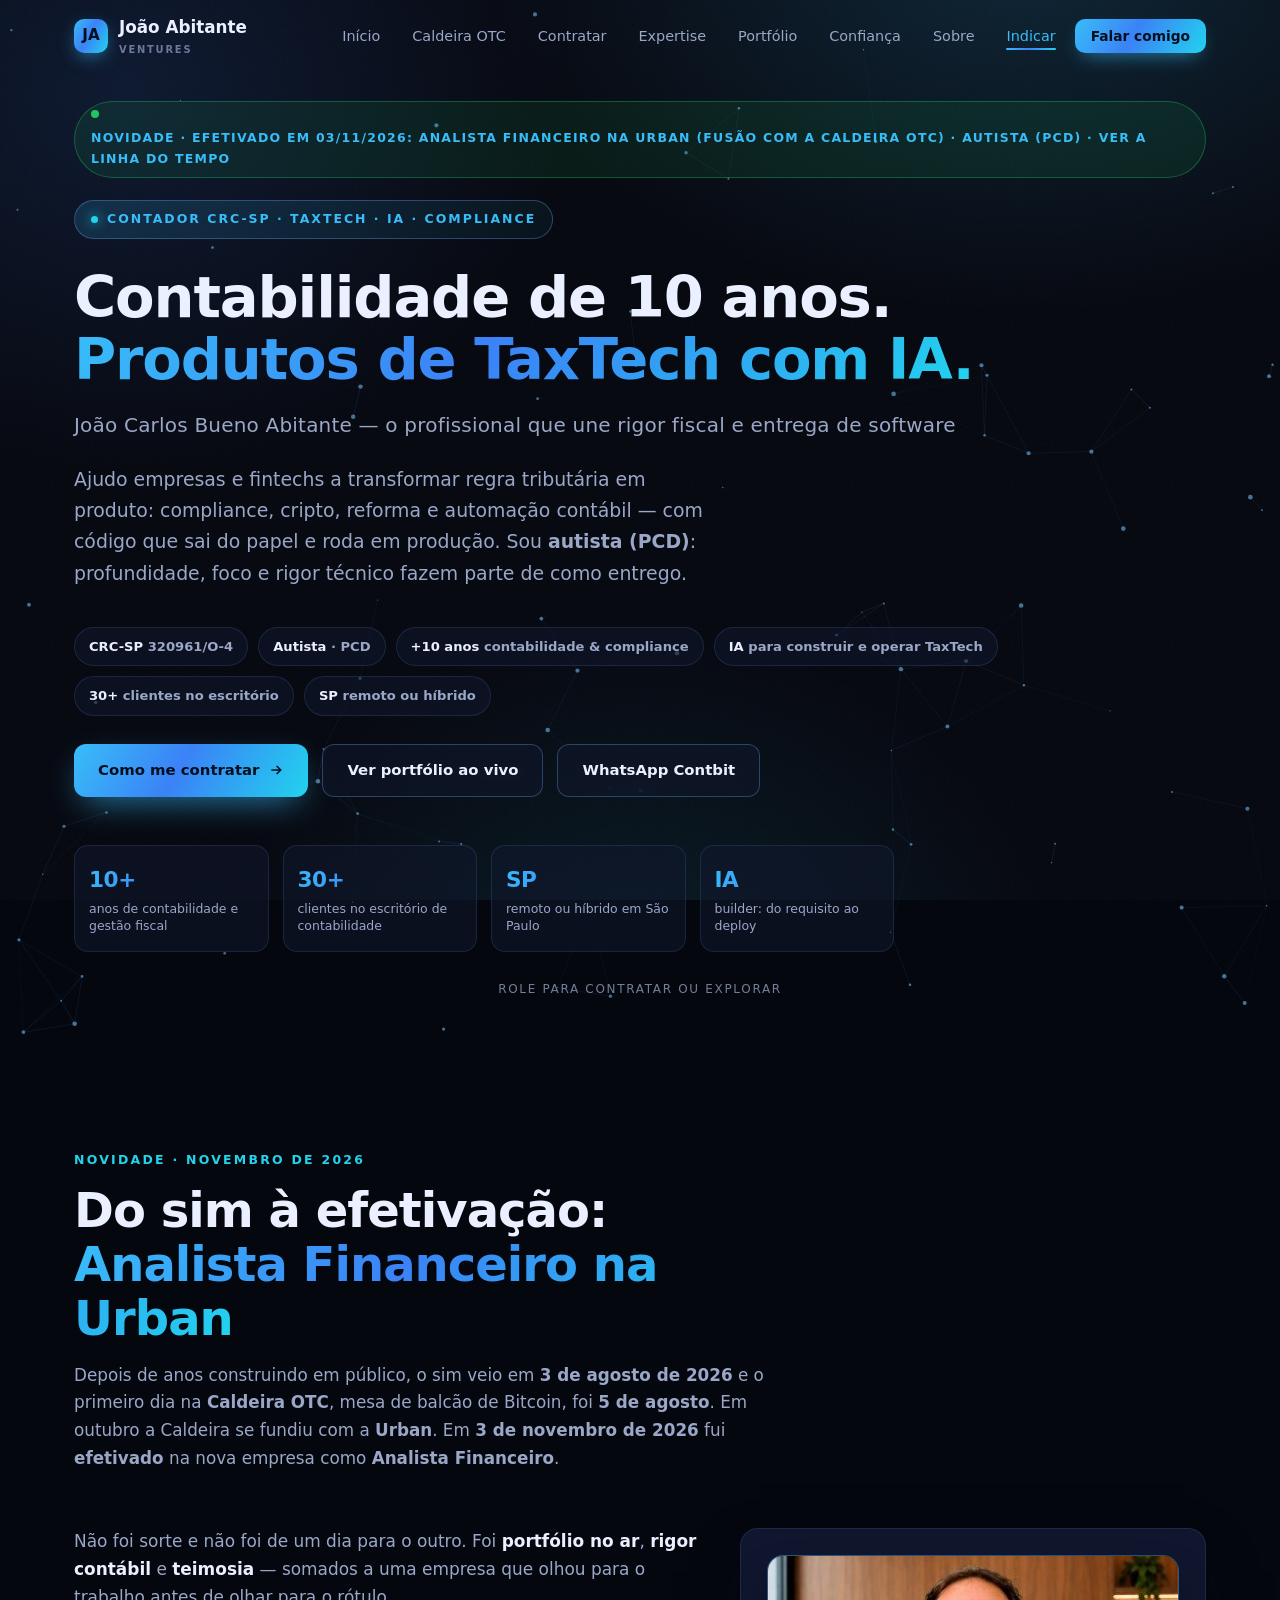
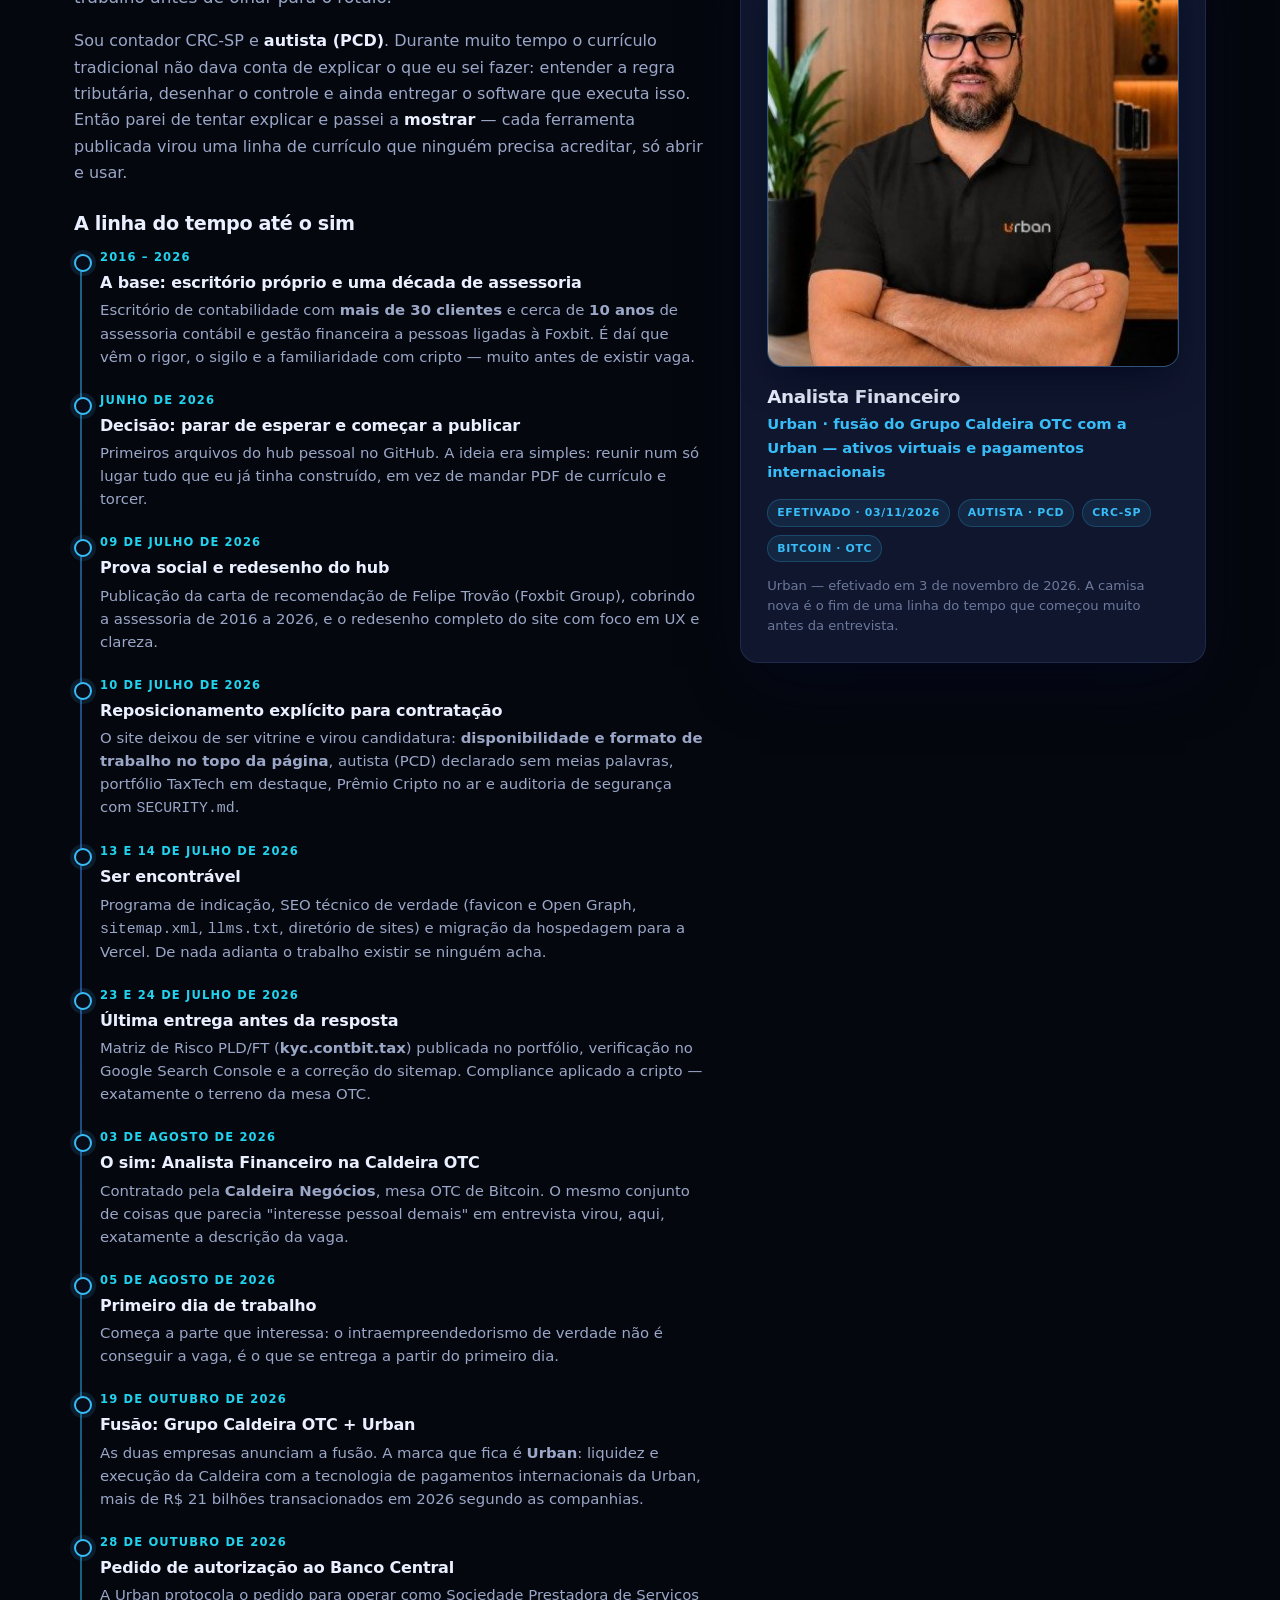
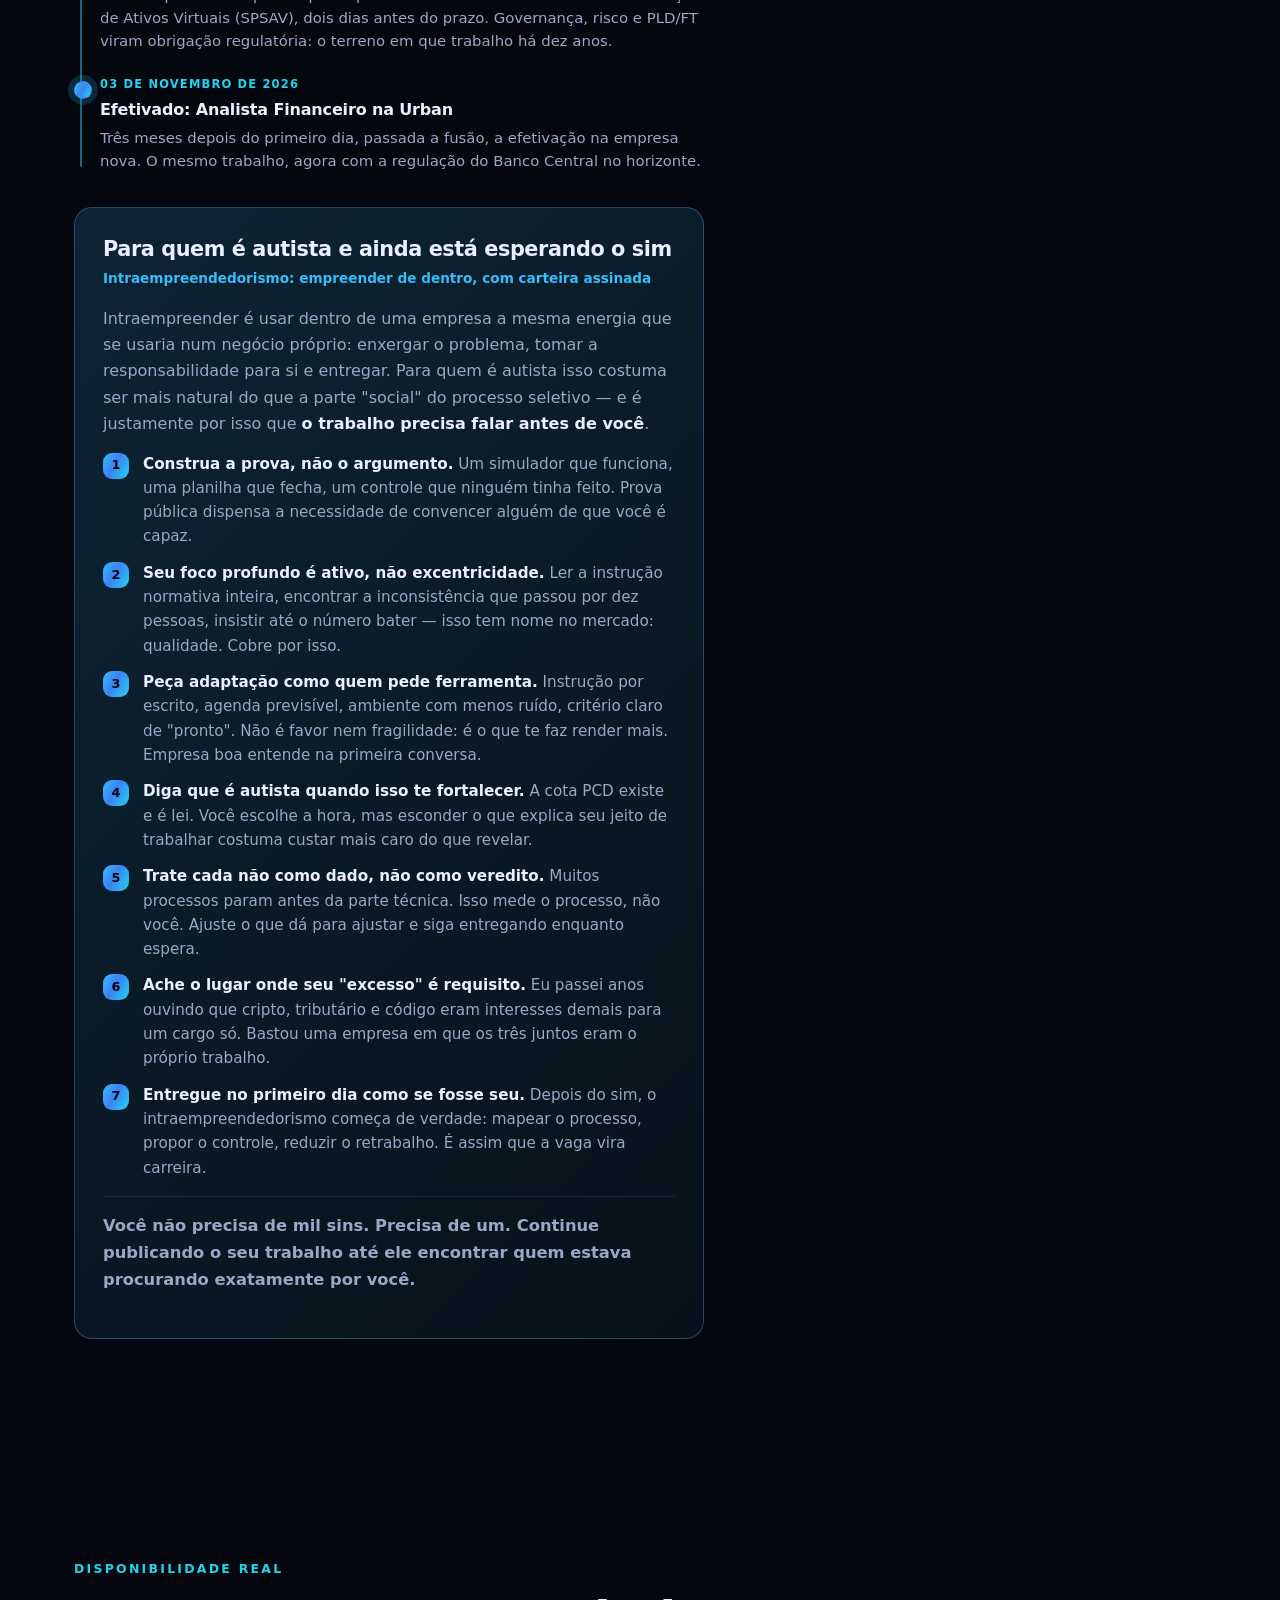
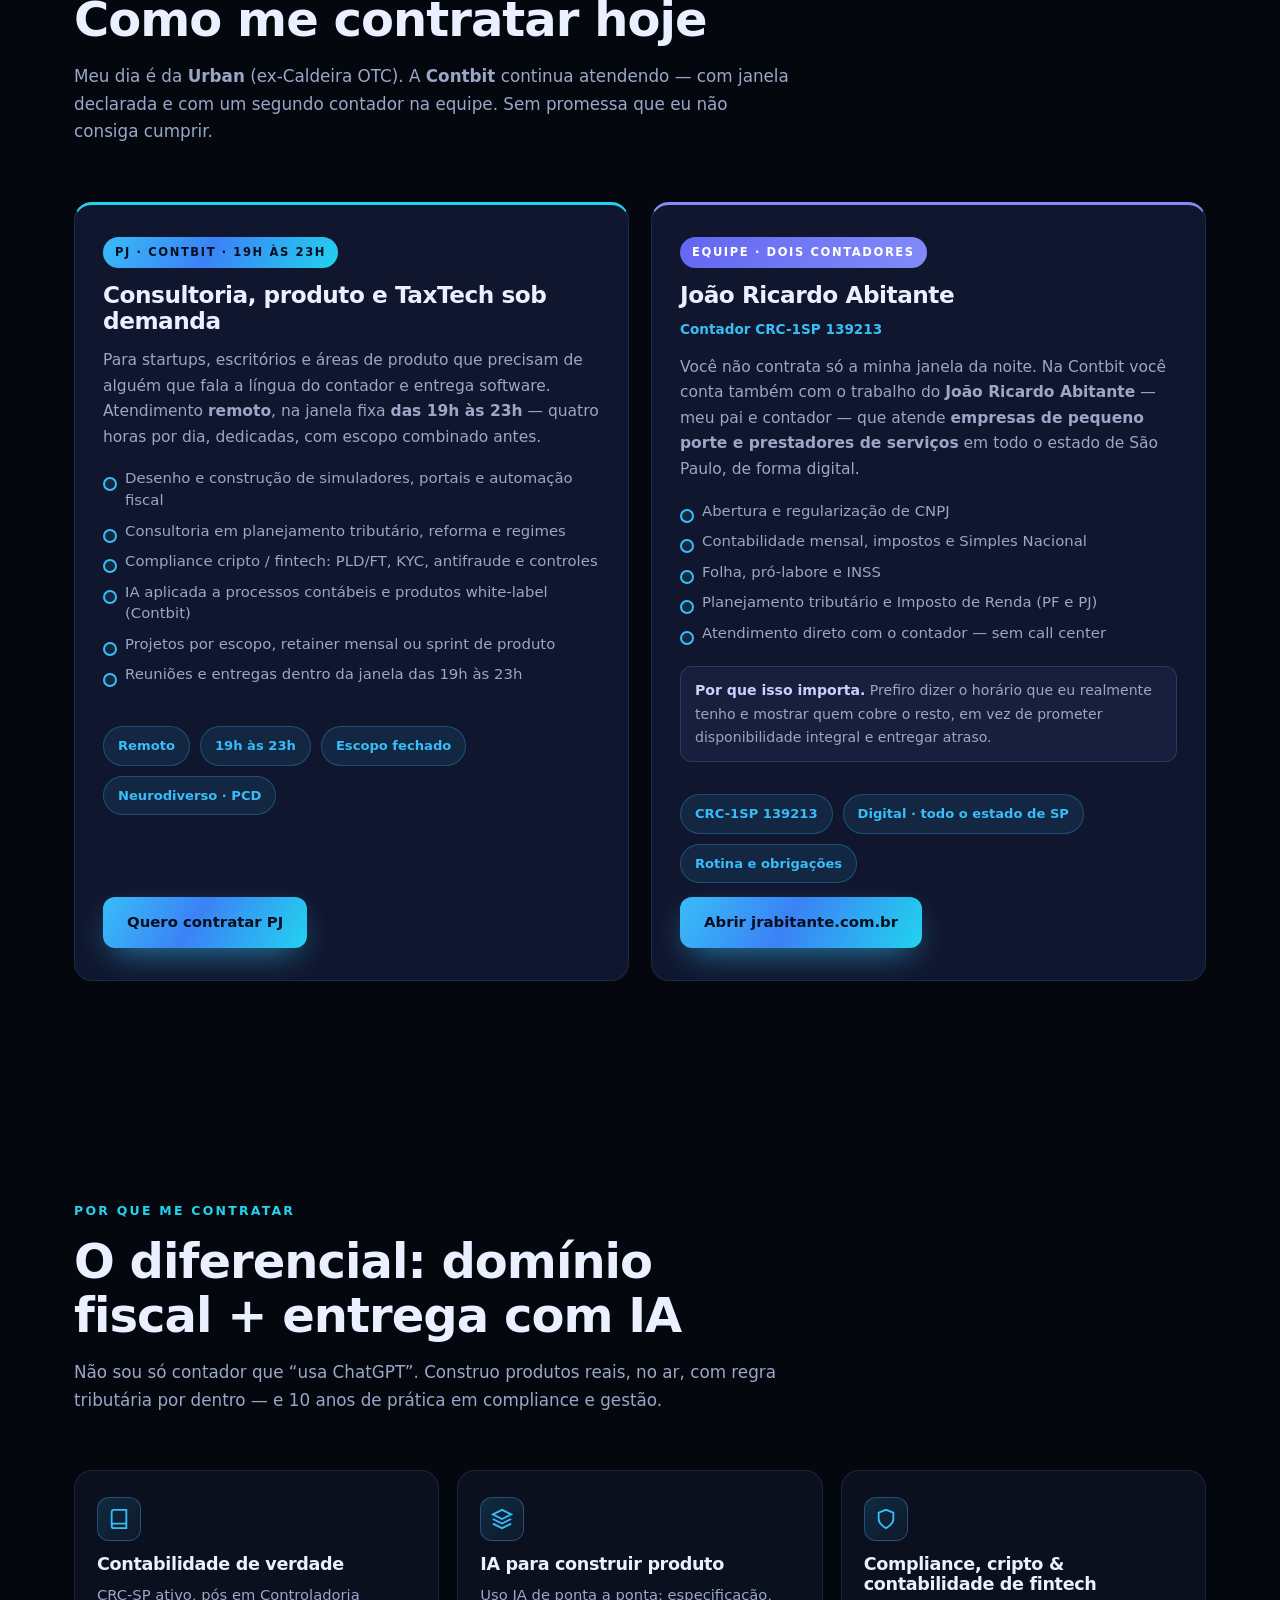
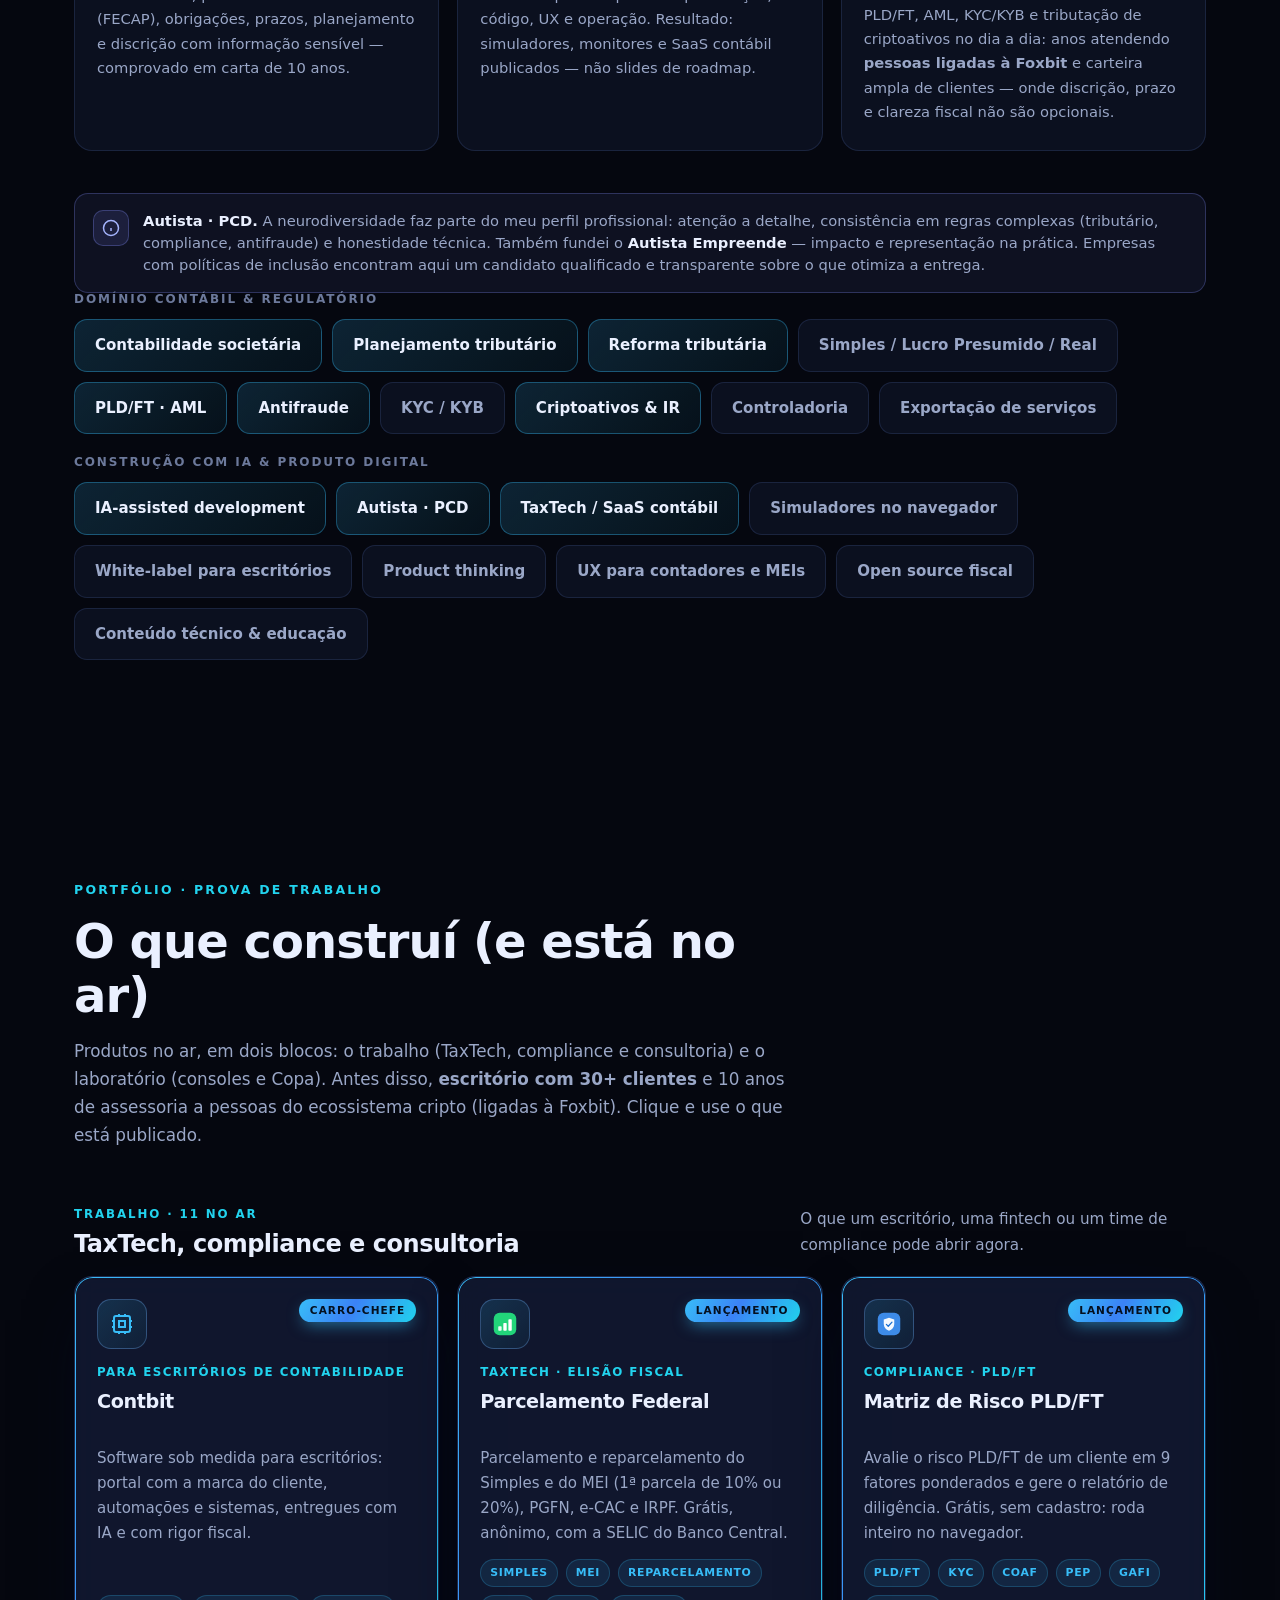
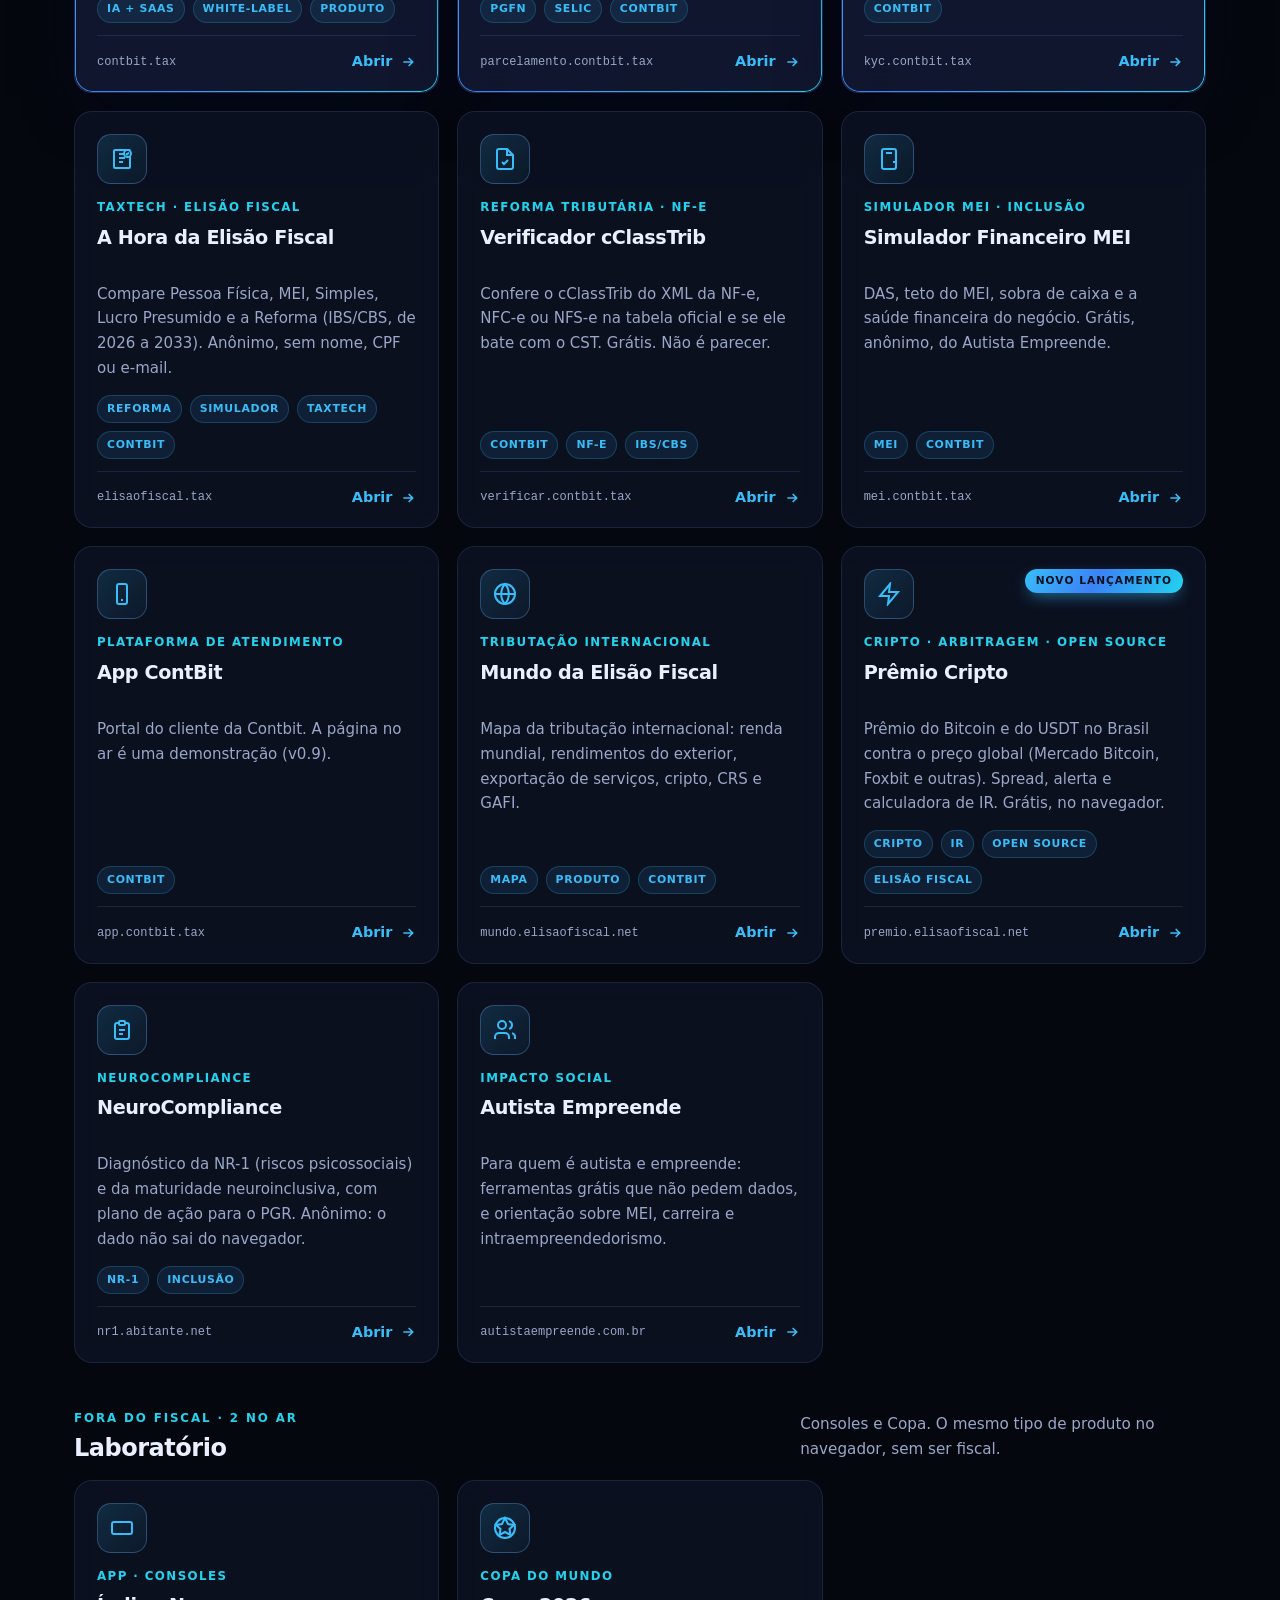
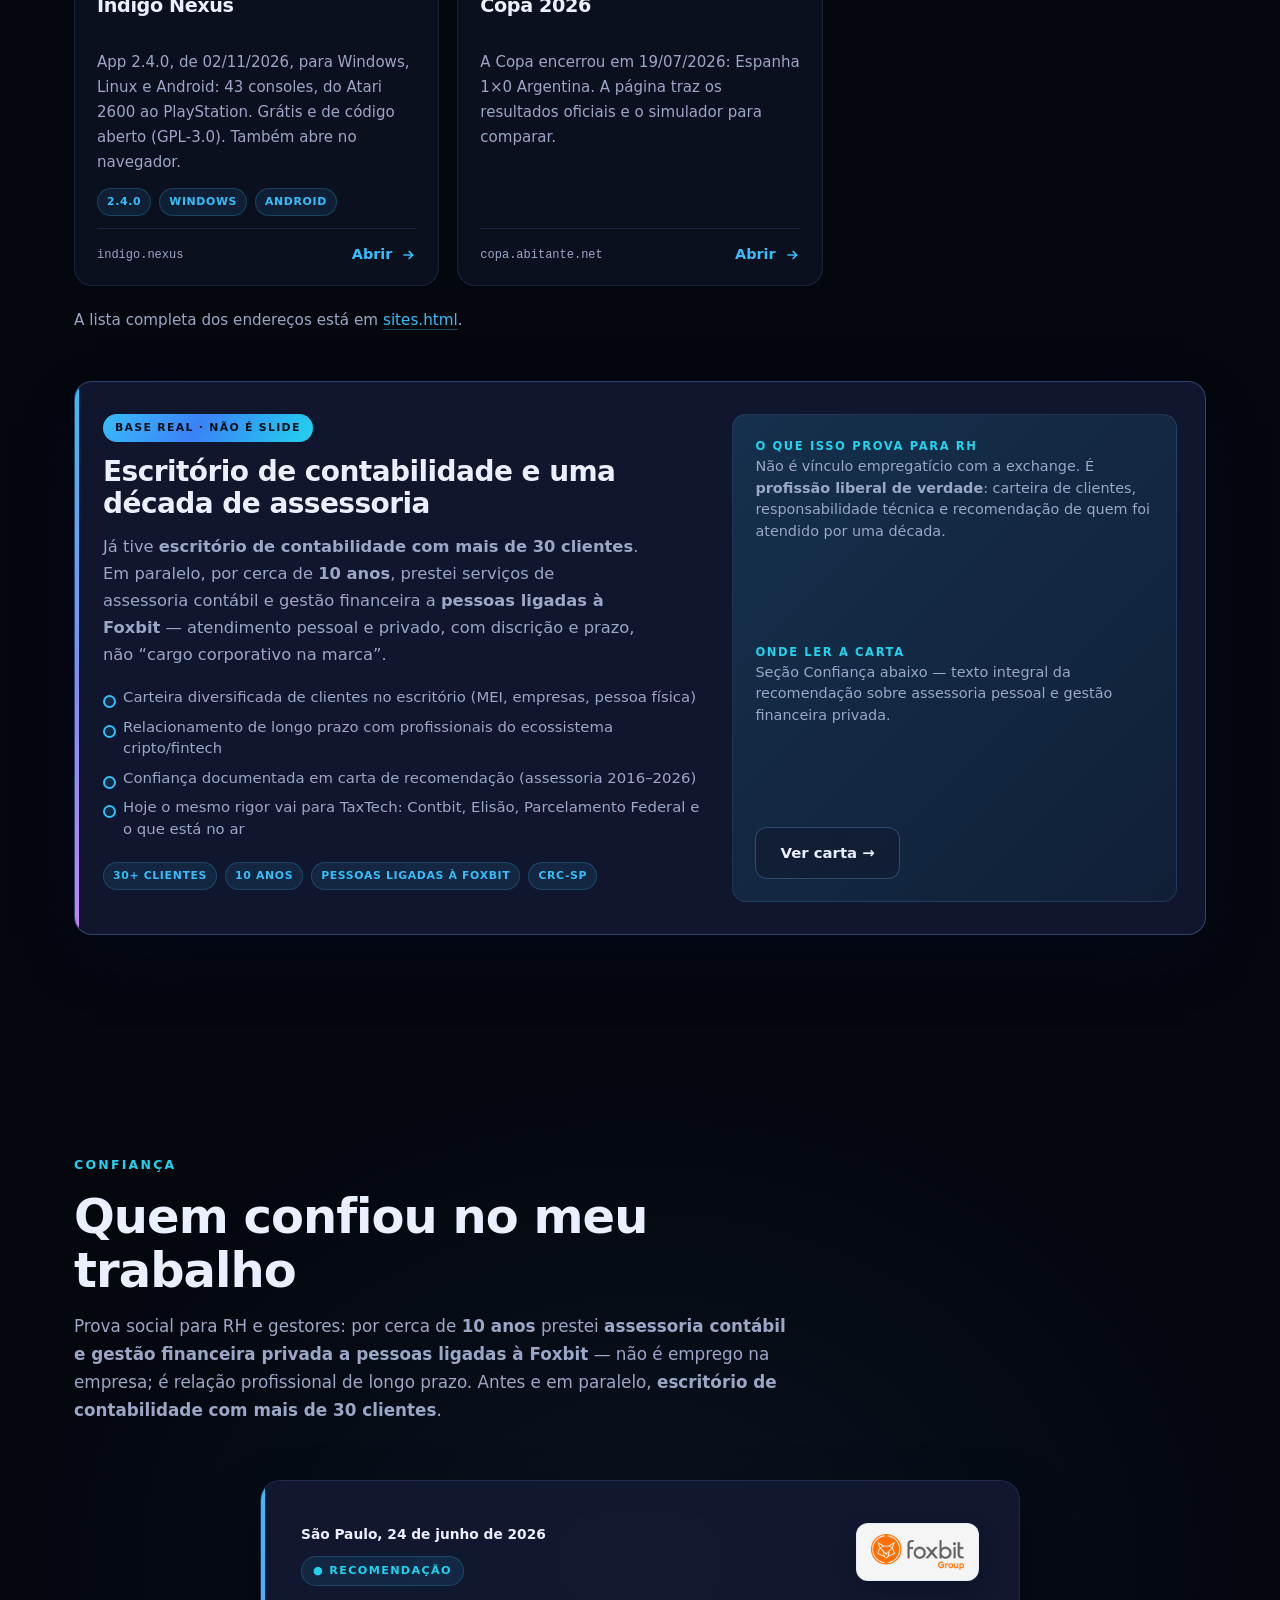
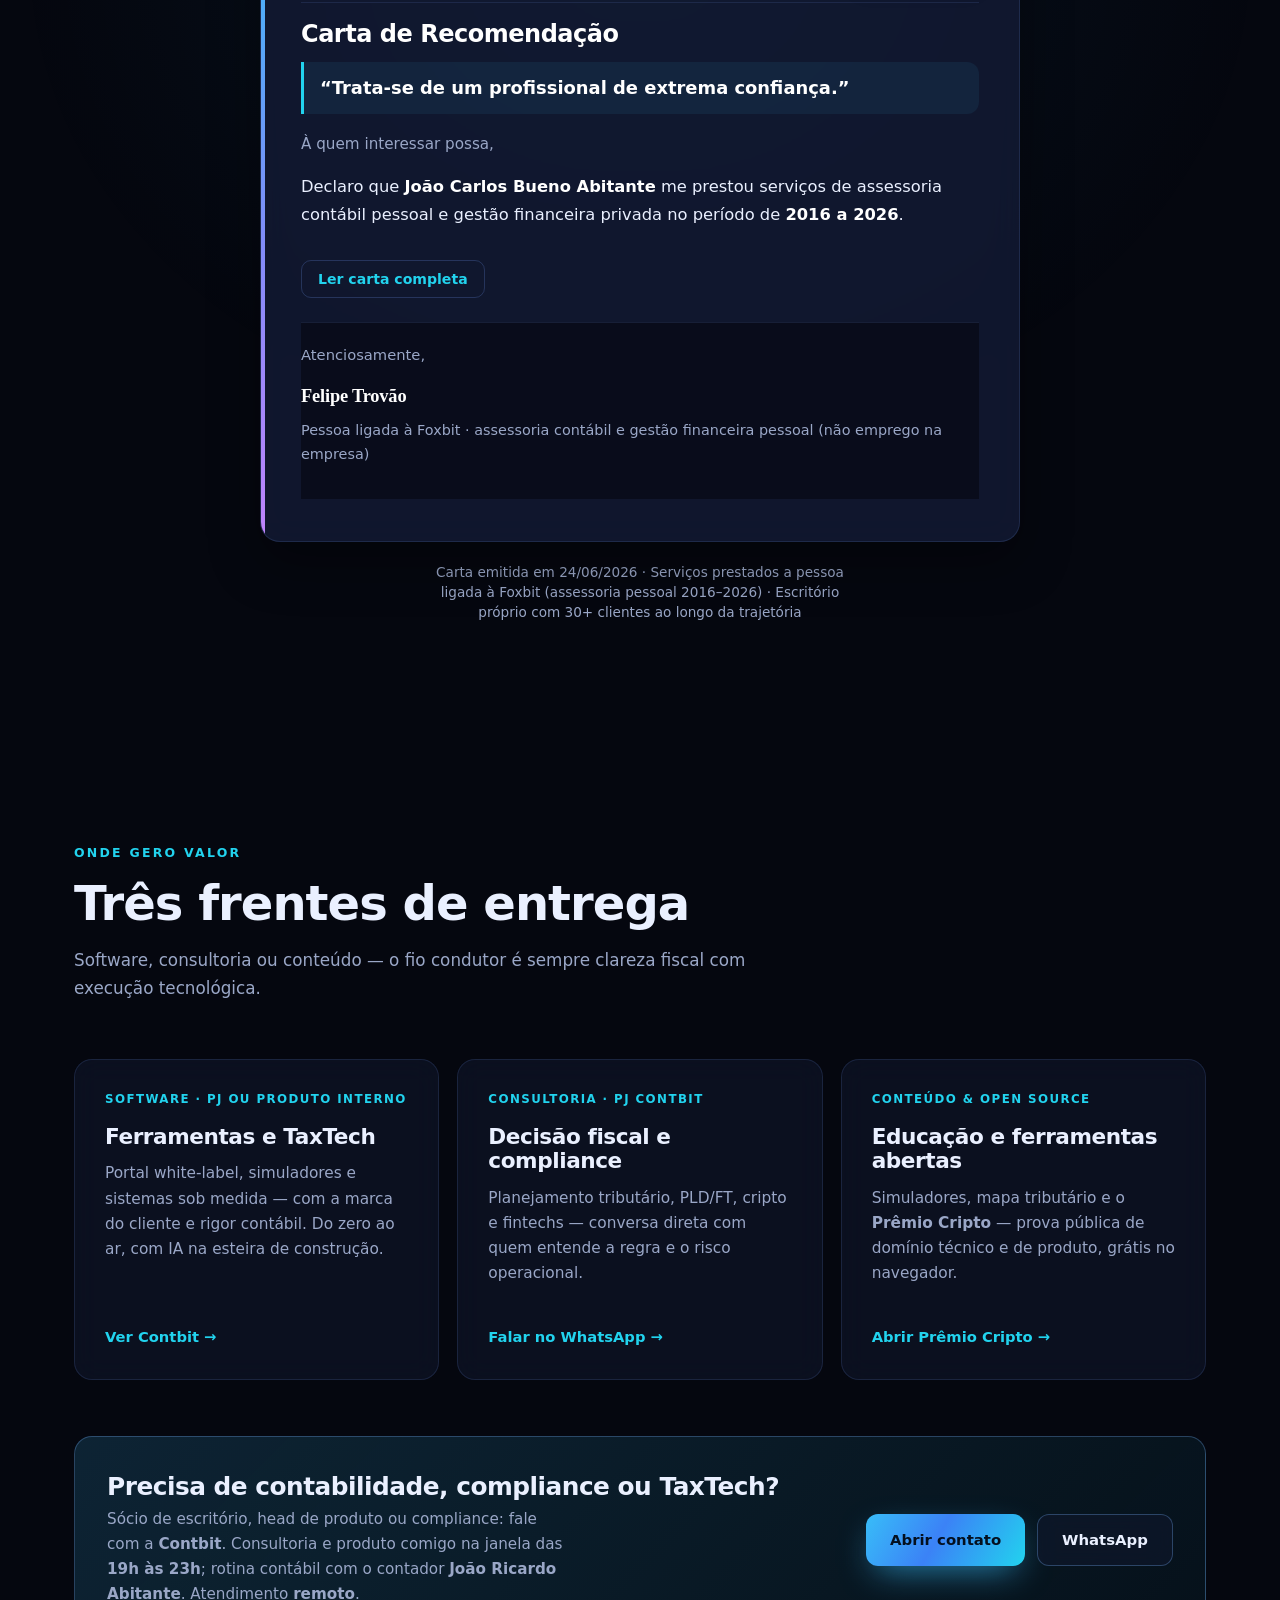
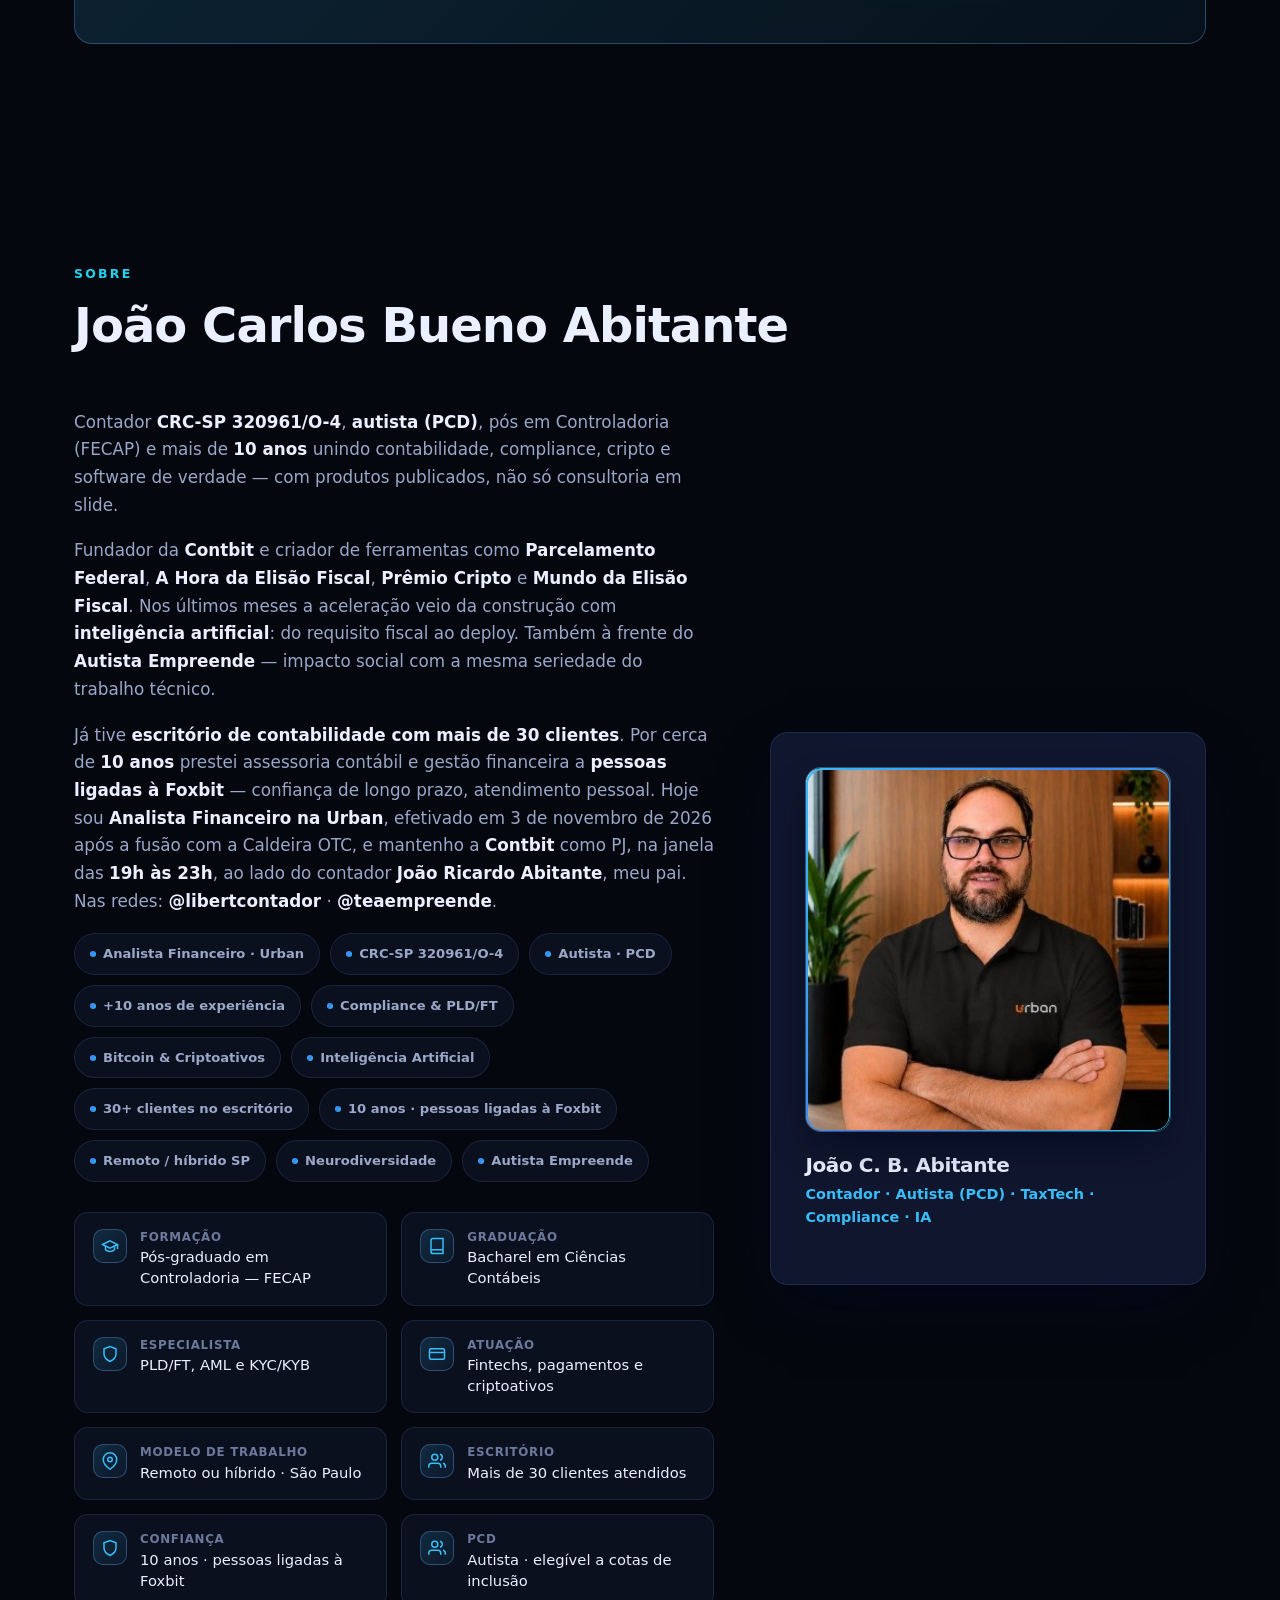
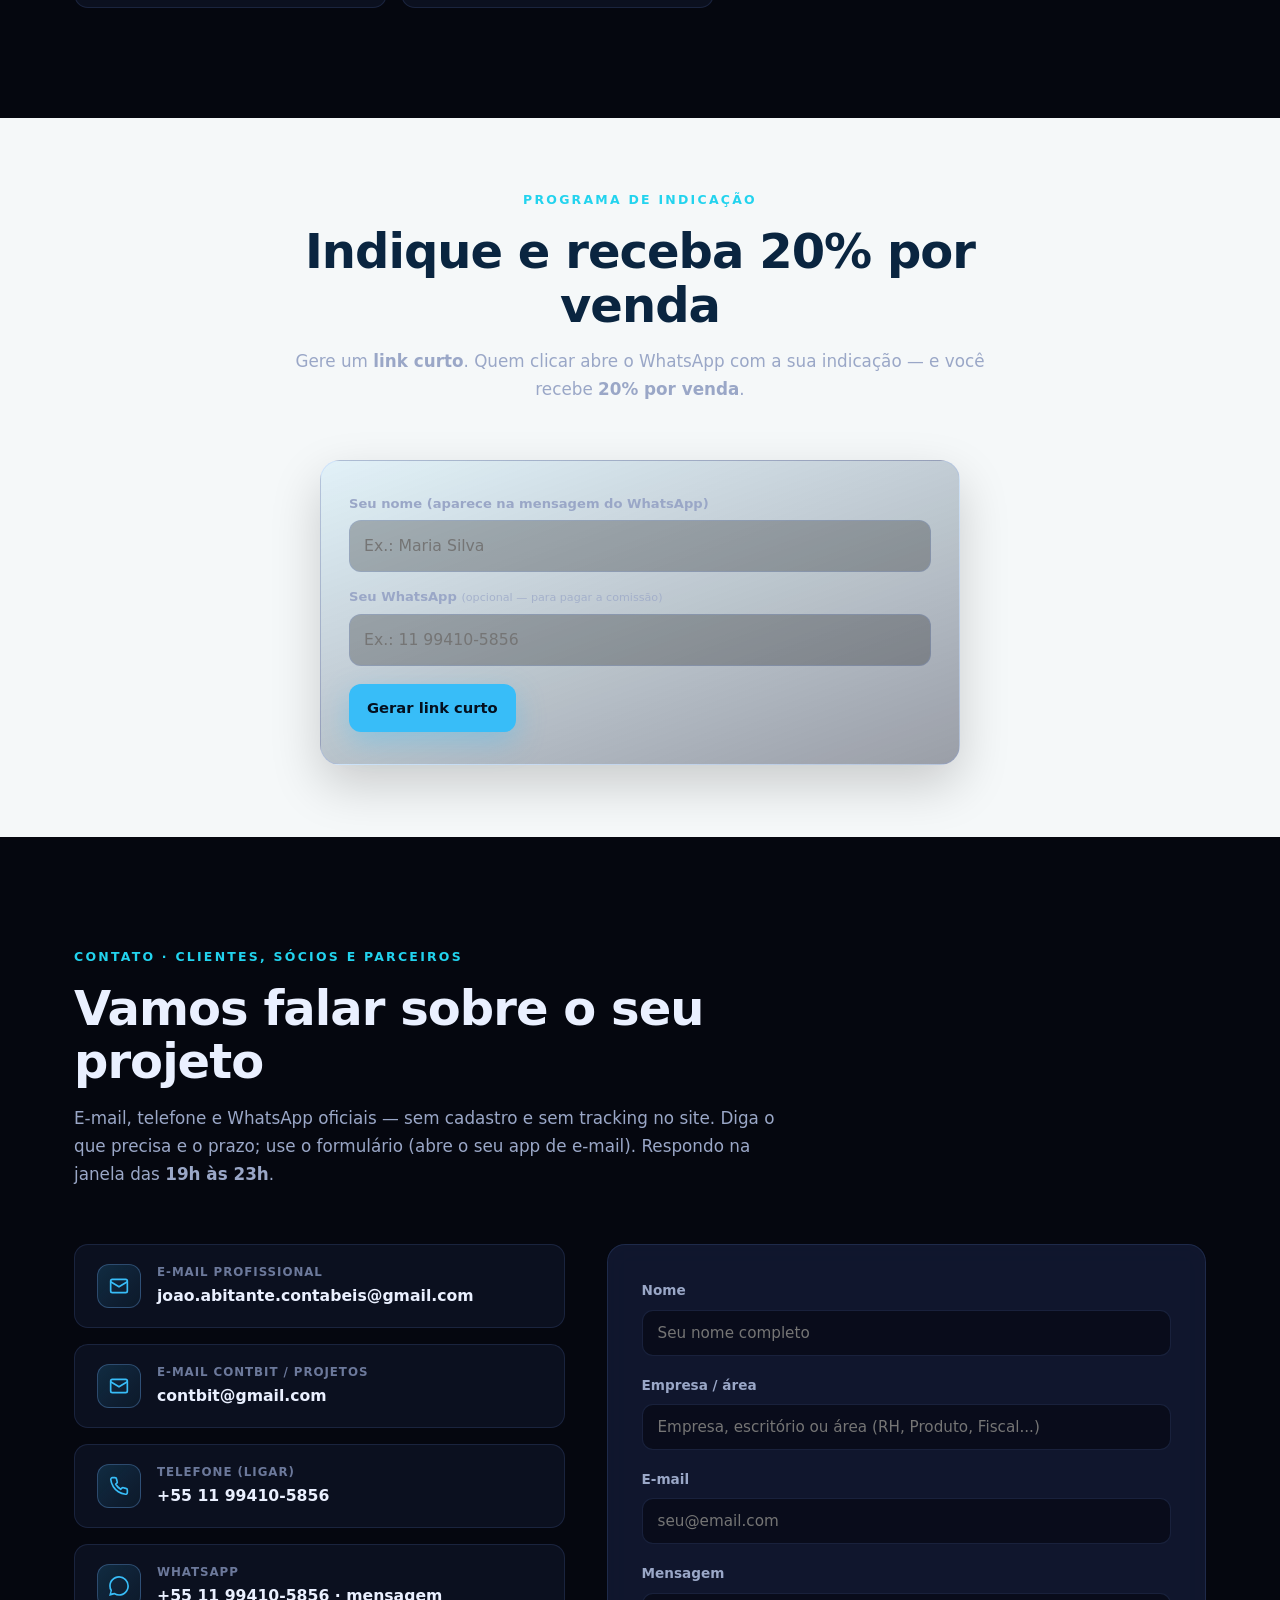
<file: index.html>
<!DOCTYPE html>
<html lang="pt-BR">
<head>
<meta charset="UTF-8">
<meta name="viewport" content="width=device-width, initial-scale=1.0">
<meta name="theme-color" content="#05070f">

<!-- Segurança: a Vercel aplica os cabeçalhos HTTP definidos em vercel.json (CSP, HSTS, XFO, etc.).
     Esta meta CSP + referrer repete a proteção no próprio documento, para valer em qualquer host. -->
<meta http-equiv="Content-Security-Policy" content="default-src 'none'; img-src 'self' data:; style-src 'self' 'unsafe-inline'; script-src 'self' 'unsafe-inline'; font-src 'self' data:; base-uri 'none'; form-action 'self'; connect-src 'none'">
<meta name="referrer" content="no-referrer">
<meta http-equiv="x-dns-prefetch-control" content="off">
<meta name="robots" content="index, follow">
<meta name="googlebot" content="noimageindex">

<title>João Carlos Bueno Abitante — Contador CRC-SP + TaxTech com IA | Urban (ex-Caldeira OTC) e Contbit</title>

<link rel="icon" href="/favicon.ico" sizes="any">
<link rel="icon" type="image/png" href="/favicon.png" sizes="32x32">
<link rel="icon" type="image/png" href="/favicon-64.png" sizes="64x64">
<link rel="apple-touch-icon" href="/apple-touch-icon.png">
<meta property="og:image" content="https://joao.abitante.net/og-image.png">
<meta property="og:image:width" content="1200">
<meta property="og:image:height" content="630">
<meta name="twitter:site" content="@libertcontador">
<meta name="twitter:creator" content="@libertcontador">
<meta name="twitter:card" content="summary_large_image">
<meta name="twitter:image" content="https://joao.abitante.net/og-image.png">


<meta property="og:image" content="https://joao.abitante.net/og-image.png">
<meta property="og:image:width" content="1200">
<meta property="og:image:height" content="630">
<meta name="twitter:card" content="summary_large_image">
<meta name="twitter:image" content="https://joao.abitante.net/og-image.png">

<meta name="description" content="Contador CRC-SP, autista (PCD), 10+ anos e TaxTech com IA. Analista Financeiro na Urban, efetivado em 03/11/2026 após a fusão com a Caldeira OTC. Contbit atende como PJ das 19h às 23h, com o contador João Ricardo Abitante na equipe.">
<meta name="keywords" content="libertcontador, @libertcontador, João Abitante sites, ContBit, Elisão Fiscal, TaxTech, João Carlos Bueno Abitante, Contador CRC-SP, autista, PCD, pessoa com deficiência, neurodiversidade, TaxTech, Inteligência Artificial, PJ, Contbit, remoto, híbrido, São Paulo, escritório contabilidade, Foxbit, Compliance, PLD/FT, Fintech, Criptoativos, ContBit">
<meta name="author" content="João Carlos Bueno Abitante">

<meta property="og:title" content="João Carlos Bueno Abitante — Contador + TaxTech com IA | Urban (ex-Caldeira OTC) e Contbit">
<meta property="og:description" content="Contador CRC-SP · autista (PCD) · TaxTech com IA. Analista Financeiro na Urban, efetivado em 03/11/2026 após a fusão com a Caldeira OTC. Contbit como PJ, das 19h às 23h, com dois contadores.">
<meta property="og:type" content="website">
<meta property="og:url" content="https://joao.abitante.net/">
<meta property="og:locale" content="pt_BR">
<meta property="og:site_name" content="João Abitante Ventures">
<meta property="og:image" content="https://joao.abitante.net/og-image.png">
<meta property="og:image:width" content="1200">
<meta property="og:image:height" content="630">
<meta property="og:image:alt" content="João Carlos Bueno Abitante — João Abitante Ventures">
<meta name="twitter:image" content="https://joao.abitante.net/og-image.png">

<meta name="twitter:card" content="summary_large_image">
<meta name="twitter:title" content="João Carlos Bueno Abitante — Contador + TaxTech com IA">
<meta name="twitter:description" content="Contador CRC-SP · autista PCD · TaxTech com IA · Analista Financeiro na Urban (ex-Caldeira OTC) · Contbit como PJ, 19h às 23h.">
<meta name="twitter:image:alt" content="João Carlos Bueno Abitante">

<link rel="canonical" href="https://joao.abitante.net/">
<link rel="stylesheet" href="referral.css?v=5">

<!-- Fontes do sistema (sem requisições externas — privacidade total) -->

<!-- JSON-LD: Person -->
<script type="application/ld+json">
{
  "@context": "https://schema.org",
  "@type": "Person",
  "name": "João Carlos Bueno Abitante",
  "alternateName": ["João Abitante", "João Carlos Abitante"],
  "description": "Analista Financeiro na Urban, efetivado em 03/11/2026 após a fusão do Grupo Caldeira OTC com a Urban. Contador CRC-SP, autista (PCD), especialista em compliance, TaxTech e desenvolvimento com IA.",
  "jobTitle": "Analista Financeiro na Urban (ex-Caldeira OTC) | Contador CRC-SP | TaxTech & AI Builder | Compliance, PLD/FT e Criptoativos | Autista (PCD)",
  "url": "https://joao.abitante.net/",
  "sameAs": [
    "https://www.linkedin.com/in/joaocarlos1",
    "https://instagram.com/teaempreende",
    "https://www.youtube.com/@ahoradaelisao",
    "https://www.youtube.com/@autistaempreendetv",
    "https://www.youtube.com/@AbitantedePallet",
    "https://x.com/libertcontador",
    "https://x.com/libertcontador",
    "https://pallet.abitante.net/",
    "https://contbit.tax/",
    "https://elisaofiscal.tax/",
    "https://nr1.abitante.net/",
    "https://copa.abitante.net/"
  ],
  "email": "joao.abitante.contabeis@gmail.com",
  "telephone": "+5511994105856",
  "knowsAbout": ["Compliance","PLD/FT","AML","KYC","KYB","Anti-fraude","Bitcoin","Criptoativos","Blockchain","Reforma Tributária","Inteligência Artificial","TaxTech","Software as a Service","Contabilidade","Controladoria","Planejamento Tributário","Fintech","Pagamentos digitais","Neurodiversidade","Exportação de Serviços"],
  "alumniOf": ["FECAP","Universidade Cruzeiro do Sul"],
  "worksFor": {"@type":"Organization","name":"Urban","alternateName":"Grupo Caldeira OTC","description":"Plataforma institucional de ativos virtuais e pagamentos internacionais, resultado da fusão do Grupo Caldeira OTC com a Urban (outubro de 2026)."},
  "hasCredential": "CRC-SP 320961/O-4"
}
</script>

<!-- JSON-LD: Organization -->
<script type="application/ld+json">
{
  "@context": "https://schema.org",
  "@type": "Organization",
  "name": "João Abitante Ventures",
  "founder": "João Carlos Bueno Abitante",
  "url": "https://joao.abitante.net/",
  "email": "joao.abitante.contabeis@gmail.com",
  "sameAs": [
    "https://www.linkedin.com/in/joaocarlos1",
    "https://instagram.com/teaempreende",
    "https://www.youtube.com/@ahoradaelisao",
    "https://www.youtube.com/@autistaempreendetv",
    "https://www.youtube.com/@AbitantedePallet",
    "https://x.com/libertcontador",
    "https://x.com/libertcontador",
    "https://pallet.abitante.net/",
    "https://contbit.tax/",
    "https://elisaofiscal.tax/",
    "https://nr1.abitante.net/",
    "https://copa.abitante.net/",
    "https://indigo.nexus/"
  ],
  "subOrganization": [
    {"@type":"WebApplication","name":"Verificador cClassTrib IBS/CBS","url":"https://verificar.contbit.tax/","applicationCategory":"FinanceApplication","description":"Confere o cClassTrib do XML da NF-e, NFC-e ou NFS-e na tabela oficial e se ele bate com o CST. Grátis. Não é parecer."},
    {"@type":"WebApplication","name":"App ContBit","url":"https://app.contbit.tax/","applicationCategory":"BusinessApplication","description":"Portal do cliente da Contbit. A página no ar é uma demonstração (v0.9).","author":{"@type":"Person","name":"João Carlos Bueno Abitante","sameAs":"https://x.com/libertcontador"}},
    {"@type":"Organization","name":"ContBit","url":"https://contbit.tax/","description":"Software sob medida para escritórios de contabilidade: portal com a marca do cliente, automações e sistemas, com IA e rigor fiscal."},
    {"@type":"WebApplication","name":"Parcelamento Federal","url":"https://parcelamento.contbit.tax/","applicationCategory":"FinanceApplication","description":"Parcelamento e reparcelamento do Simples e do MEI (1ª parcela de 10% ou 20%), PGFN, e-CAC e IRPF. Grátis, anônimo, com a SELIC do Banco Central."},
    {"@type":"WebApplication","name":"KYC AML Lite Brasil — Matriz de Risco PLD/FT","url":"https://kyc.contbit.tax/","applicationCategory":"BusinessApplication","description":"Avalie o risco PLD/FT de um cliente em 9 fatores ponderados e gere o relatório de diligência. Grátis, sem cadastro: roda inteiro no navegador."},
    {"@type":"WebApplication","name":"Prêmio Cripto","url":"https://premio.elisaofiscal.net/","applicationCategory":"FinanceApplication","description":"Prêmio do Bitcoin e do USDT no Brasil contra o preço global (Mercado Bitcoin, Foxbit e outras). Spread, alerta e calculadora de IR. Grátis, no navegador."},
    {"@type":"Organization","name":"Autista Empreende","url":"https://autistaempreende.com.br/","description":"Para quem é autista e empreende: ferramentas grátis que não pedem dados, e orientação sobre MEI, carreira e intraempreendedorismo."},
    {"@type":"WebApplication","name":"A Hora da Elisão Fiscal — Simulador Tributário","url":"https://elisaofiscal.tax/","applicationCategory":"FinanceApplication","description":"Compare Pessoa Física, MEI, Simples, Lucro Presumido e a Reforma (IBS/CBS, de 2026 a 2033). Anônimo, sem nome, CPF ou e-mail."},
    {"@type":"WebApplication","name":"Simulador Financeiro MEI — Autista Empreende","url":"https://mei.contbit.tax/","applicationCategory":"FinanceApplication","description":"DAS, teto do MEI, sobra de caixa e a saúde financeira do negócio. Grátis, anônimo, do Autista Empreende."},
    {"@type":"Organization","name":"Mundo da Elisão Fiscal","url":"https://mundo.elisaofiscal.net/","description":"Mapa da tributação internacional: renda mundial, rendimentos do exterior, exportação de serviços, cripto, CRS e GAFI."},
    {"@type":"WebApplication","name":"Copa 2026 Simulador","url":"https://copa.abitante.net/","applicationCategory":"GameApplication","description":"A Copa encerrou em 19/07/2026: Espanha 1×0 Argentina. A página traz os resultados oficiais e o simulador para comparar.","author":{"@type":"Person","name":"João Carlos Bueno Abitante","sameAs":"https://x.com/libertcontador"}},
    {"@type":"WebApplication","name":"Índigo Nexus","url":"https://indigo.nexus/","applicationCategory":"GameApplication","softwareVersion":"2.4.0","description":"Emulador grátis e de código aberto (GPL-3.0) para Windows, Linux e Android, com 43 consoles do Atari 2600 ao PlayStation. O app 2.4.0 é de 02/11/2026. Também abre no navegador."}
  ]
}
</script>

<!-- JSON-LD: WebSite -->
<script type="application/ld+json">
{
  "@context": "https://schema.org",
  "@type": "WebSite",
  "name": "João Abitante Ventures",
  "url": "https://joao.abitante.net/",
  "inLanguage": "pt-BR",
  "author": {"@type":"Person","name":"João Carlos Bueno Abitante"}
}
</script>

<style>
:root{
  --bg:#05070f;
  --bg-2:#080b18;
  --panel:rgba(18,24,46,.55);
  --panel-strong:rgba(20,28,54,.78);
  --stroke:rgba(120,160,255,.14);
  --stroke-strong:rgba(120,180,255,.3);
  --txt:#eaf0ff;
  --txt-dim:#9aa7c7;
  --txt-faint:#6c799b;
  --blue:#3b82f6;
  --cyan:#22d3ee;
  --sky:#38bdf8;
  --grad:linear-gradient(120deg,#38bdf8 0%,#3b82f6 45%,#22d3ee 100%);
  --grad-soft:linear-gradient(135deg,rgba(56,189,248,.16),rgba(34,211,238,.05));
  --shadow:0 24px 60px -20px rgba(2,8,30,.85);
  --r:18px;
  --maxw:1180px;
  --display:"Segoe UI",system-ui,-apple-system,"Helvetica Neue",Roboto,Arial,sans-serif;
  --body:"Segoe UI",system-ui,-apple-system,"Helvetica Neue",Roboto,Arial,sans-serif;
}

*{margin:0;padding:0;box-sizing:border-box}
html{scroll-behavior:smooth;scroll-padding-top:84px}
body{
  font-family:var(--body);
  background:var(--bg);
  color:var(--txt);
  line-height:1.65;
  overflow-x:hidden;
  -webkit-font-smoothing:antialiased;
}
/* atmosfera de fundo */
body::before{
  content:"";position:fixed;inset:0;z-index:-2;
  background:
    radial-gradient(900px 600px at 80% -5%,rgba(56,189,248,.16),transparent 60%),
    radial-gradient(800px 700px at 10% 10%,rgba(59,130,246,.14),transparent 55%),
    radial-gradient(700px 600px at 50% 110%,rgba(34,211,238,.10),transparent 60%),
    var(--bg);
}
body::after{
  content:"";position:fixed;inset:0;z-index:-1;pointer-events:none;opacity:.04;
  background-image:url("data:image/svg+xml,%3Csvg xmlns='http://www.w3.org/2000/svg' width='160' height='160'%3E%3Cfilter id='n'%3E%3CfeTurbulence type='fractalNoise' baseFrequency='0.9' numOctaves='3'/%3E%3C/filter%3E%3Crect width='100%25' height='100%25' filter='url(%23n)'/%3E%3C/svg%3E");
}

a{color:inherit;text-decoration:none}
img{max-width:100%;display:block}
.container{max-width:var(--maxw);margin:0 auto;padding:0 24px}

h1,h2,h3,h4{font-family:var(--display);line-height:1.12;letter-spacing:-.02em;font-weight:700}
.grad-text{background:var(--grad);-webkit-background-clip:text;background-clip:text;color:transparent}

/* ============ HEADER ============ */
header{
  position:fixed;top:0;left:0;right:0;z-index:100;
  transition:.35s ease;
}
header .bar{
  display:flex;align-items:center;justify-content:space-between;
  padding:14px 24px;max-width:var(--maxw);margin:0 auto;
}
header.scrolled{
  background:rgba(5,7,15,.72);
  backdrop-filter:blur(18px) saturate(160%);
  -webkit-backdrop-filter:blur(18px) saturate(160%);
  border-bottom:1px solid var(--stroke);
}
.logo{display:flex;align-items:center;gap:11px;font-family:var(--display);font-weight:700;font-size:1.05rem}
.logo .mark{
  width:34px;height:34px;border-radius:10px;display:grid;place-items:center;
  background:var(--grad);color:#04101f;font-weight:800;font-size:.95rem;
  box-shadow:0 6px 18px -4px rgba(56,189,248,.6);
}
.logo small{display:block;font-size:.62rem;letter-spacing:.18em;color:var(--txt-faint);font-family:var(--body);font-weight:600;text-transform:uppercase}
nav ul{display:flex;gap:6px;list-style:none;align-items:center}
nav a{
  font-size:.9rem;color:var(--txt-dim);padding:8px 13px;border-radius:9px;
  font-weight:500;transition:.25s;position:relative;
}
nav a:hover{color:var(--txt);background:rgba(120,160,255,.07)}
nav a.active{color:var(--sky)}
nav a.active::after{content:"";position:absolute;left:13px;right:13px;bottom:2px;height:2px;border-radius:2px;background:var(--grad)}

.burger{display:none;flex-direction:column;gap:5px;background:none;border:0;cursor:pointer;padding:8px}
.burger span{width:24px;height:2px;background:var(--txt);border-radius:2px;transition:.3s}
.burger.open span:nth-child(1){transform:translateY(7px) rotate(45deg)}
.burger.open span:nth-child(2){opacity:0}
.burger.open span:nth-child(3){transform:translateY(-7px) rotate(-45deg)}

/* ============ BOTÕES ============ */
.btn{
  display:inline-flex;align-items:center;gap:9px;
  padding:13px 24px;border-radius:12px;font-weight:600;font-size:.93rem;
  font-family:var(--display);cursor:pointer;border:0;transition:.28s;
  text-align:center;
}
.btn-primary{background:var(--grad);color:#04101f;box-shadow:0 12px 34px -10px rgba(56,189,248,.7)}
.btn-primary:hover{transform:translateY(-2px);box-shadow:0 18px 40px -10px rgba(56,189,248,.85)}
.btn-ghost{background:var(--panel);color:var(--txt);border:1px solid var(--stroke-strong);backdrop-filter:blur(10px)}
.btn-ghost:hover{border-color:var(--sky);background:rgba(56,189,248,.08);transform:translateY(-2px)}

/* ============ HERO ============ */
.hero{position:relative;min-height:100vh;display:flex;align-items:center;overflow:hidden}
#particles{position:absolute;inset:0;z-index:0}
.hero .container{position:relative;z-index:2}
.hero .eyebrow{
  display:inline-flex;align-items:center;gap:9px;
  font-size:.78rem;letter-spacing:.16em;text-transform:uppercase;font-weight:600;
  color:var(--sky);padding:8px 16px;border-radius:100px;
  background:var(--grad-soft);border:1px solid var(--stroke-strong);margin-bottom:28px;
}
.hero .eyebrow .dot{width:7px;height:7px;border-radius:50%;background:var(--cyan);box-shadow:0 0 12px var(--cyan);animation:pulse 1.8s infinite}
@keyframes pulse{0%,100%{opacity:1}50%{opacity:.35}}
.hero h1{font-size:clamp(2.6rem,7vw,5rem);font-weight:800;margin-bottom:18px}
.hero .sub{font-family:var(--display);font-size:clamp(1rem,2.4vw,1.4rem);color:var(--txt);font-weight:500;margin-bottom:22px;letter-spacing:.01em}
.hero .lead{font-size:clamp(1rem,1.6vw,1.18rem);color:var(--txt-dim);max-width:640px;margin-bottom:38px}
.hero .actions{display:flex;flex-wrap:wrap;gap:14px}
.scroll-hint{position:absolute;bottom:26px;left:50%;transform:translateX(-50%);z-index:2;color:var(--txt-faint);font-size:.8rem;display:flex;flex-direction:column;align-items:center;gap:8px;animation:bob 2.4s infinite}
.scroll-hint .mouse{width:24px;height:38px;border:2px solid var(--stroke-strong);border-radius:14px;position:relative}
.scroll-hint .mouse::after{content:"";position:absolute;top:7px;left:50%;transform:translateX(-50%);width:4px;height:7px;border-radius:3px;background:var(--sky);animation:wheel 1.6s infinite}
@keyframes wheel{0%{opacity:0;transform:translate(-50%,0)}40%{opacity:1}100%{opacity:0;transform:translate(-50%,12px)}}
@keyframes bob{0%,100%{transform:translateX(-50%) translateY(0)}50%{transform:translateX(-50%) translateY(7px)}}

/* ============ SECTIONS ============ */
section{padding:110px 0;position:relative}
.section-head{max-width:720px;margin-bottom:56px}
.section-head .tag{font-size:.78rem;letter-spacing:.18em;text-transform:uppercase;font-weight:700;color:var(--cyan);margin-bottom:14px;display:block}
.section-head h2{font-size:clamp(2rem,4.5vw,3rem);margin-bottom:16px}
.section-head p{color:var(--txt-dim);font-size:1.05rem}

/* reveal animation */
.reveal{opacity:1;transform:none}
.reveal.in{opacity:1;transform:none}
/* se o JS falhar, libera o conteúdo em 1.2s */
}

.reveal.in{opacity:1;transform:none}

/* ============ SOBRE ============ */
.about-grid{display:grid;grid-template-columns:1.25fr .85fr;gap:56px;align-items:center}
.about-text p{color:var(--txt-dim);margin-bottom:18px;font-size:1.05rem}
.creds{display:grid;grid-template-columns:1fr 1fr;gap:14px;margin-top:30px}
.cred{display:flex;gap:13px;align-items:flex-start;padding:16px 18px;border-radius:14px;background:var(--panel);border:1px solid var(--stroke);transition:.3s}
.cred:hover{border-color:var(--stroke-strong);transform:translateY(-3px)}
.cred .ci2{width:34px;height:34px;border-radius:10px;background:var(--grad-soft);border:1px solid var(--stroke-strong);display:grid;place-items:center;color:var(--sky);flex-shrink:0}
.cred .ct{font-size:.92rem;color:var(--txt);font-weight:500;line-height:1.4}
.cred .ct small{display:block;color:var(--txt-faint);font-size:.74rem;letter-spacing:.06em;text-transform:uppercase;font-weight:600;margin-bottom:2px}
@media(max-width:540px){.creds{grid-template-columns:1fr}}
.about-text p strong{color:var(--txt)}
.badges{display:flex;flex-wrap:wrap;gap:10px;margin-top:8px}
.badge{
  font-size:.82rem;font-weight:600;padding:9px 15px;border-radius:100px;
  background:var(--panel);border:1px solid var(--stroke);color:var(--txt-dim);
  transition:.25s;display:inline-flex;align-items:center;gap:7px;
}
.badge::before{content:"";width:6px;height:6px;border-radius:50%;background:var(--grad)}
.badge:hover{border-color:var(--stroke-strong);color:var(--txt);transform:translateY(-2px)}
.about-card{
  background:var(--panel-strong);border:1px solid var(--stroke);border-radius:var(--r);
  padding:34px;backdrop-filter:blur(14px);box-shadow:var(--shadow);
}
.about-card .photo{
  position:relative;width:100%;border-radius:16px;overflow:hidden;margin-bottom:22px;
  border:1px solid var(--stroke-strong);box-shadow:0 18px 40px -14px rgba(2,8,30,.9);
  background:var(--grad-soft);
}
.about-card .photo::after{
  content:"";position:absolute;inset:0;border-radius:16px;padding:1.5px;
  background:var(--grad);-webkit-mask:linear-gradient(#000 0 0) content-box,linear-gradient(#000 0 0);
  -webkit-mask-composite:xor;mask-composite:exclude;pointer-events:none;
}
.about-card .photo img{width:100%;height:auto;display:block;aspect-ratio:1/1;object-fit:cover}
.about-card h3{font-size:1.25rem;margin-bottom:6px}
.about-card .role{color:var(--sky);font-size:.9rem;font-weight:600;margin-bottom:20px}
.about-card .mini{display:flex;flex-direction:column;gap:13px}
.about-card .mini div{display:flex;gap:11px;font-size:.9rem;color:var(--txt-dim);align-items:center}
.about-card .mini .ic{color:var(--cyan);flex-shrink:0}

/* ============ CALDEIRA OTC · CONTRATAÇÃO ============ */
#caldeira{padding-top:90px}
.nc-grid{display:grid;grid-template-columns:1.15fr .85fr;gap:36px;align-items:start}
@media(max-width:920px){.nc-grid{grid-template-columns:1fr}}

.nc-card{
  background:var(--panel-strong);border:1px solid var(--stroke);border-radius:var(--r);
  padding:26px;backdrop-filter:blur(14px);box-shadow:var(--shadow);position:sticky;top:96px;
}
@media(max-width:920px){.nc-card{position:static;order:-1}}
.nc-card .photo{
  position:relative;width:100%;border-radius:16px;overflow:hidden;margin-bottom:20px;
  border:1px solid var(--stroke-strong);box-shadow:0 18px 40px -14px rgba(2,8,30,.9);
  background:var(--grad-soft);
}
.nc-card .photo img{width:100%;height:auto;display:block;aspect-ratio:1/1;object-fit:cover}
.nc-card figcaption{font-size:.82rem;color:var(--txt-faint);line-height:1.5;margin-top:14px}
.nc-role{font-size:1.15rem;margin-bottom:4px}
.nc-company{color:var(--sky);font-size:.92rem;font-weight:600}

.nc-lead{font-size:1.06rem;color:var(--txt-dim);margin-bottom:18px}
.nc-lead strong{color:var(--txt)}
.nc-body p{color:var(--txt-dim);margin-bottom:16px}
.nc-body p strong{color:var(--txt)}

/* linha do tempo */
.tl{list-style:none;margin:8px 0 0;padding:0 0 0 26px;position:relative}
.tl::before{content:"";position:absolute;left:6px;top:6px;bottom:6px;width:2px;background:var(--grad);opacity:.5;border-radius:2px}
.tl li{position:relative;padding:0 0 22px}
.tl li:last-child{padding-bottom:0}
.tl li::before{
  content:"";position:absolute;left:-26px;top:6px;width:14px;height:14px;border-radius:50%;
  background:var(--bg-2);border:2px solid var(--sky);box-shadow:0 0 0 4px rgba(56,189,248,.12);
}
.tl li.is-now::before{background:var(--grad);border-color:transparent;box-shadow:0 0 0 6px rgba(56,189,248,.18)}
.tl time{
  display:block;font-size:.72rem;letter-spacing:.1em;text-transform:uppercase;
  font-weight:700;color:var(--cyan);margin-bottom:3px;
}
.tl b{display:block;font-family:var(--display);font-size:1rem;font-weight:700;letter-spacing:-.01em;margin-bottom:3px}
.tl span{display:block;color:var(--txt-dim);font-size:.93rem;line-height:1.55}

/* manifesto de intraempreendedorismo */
.nc-manifesto{
  margin-top:34px;padding:30px 28px;border-radius:var(--r);
  background:var(--grad-soft);border:1px solid var(--stroke-strong);
}
.nc-manifesto h3{font-size:1.3rem;margin-bottom:6px}
.nc-manifesto .mf-sub{color:var(--sky);font-size:.85rem;font-weight:600;margin-bottom:16px}
.nc-manifesto p{color:var(--txt-dim);margin-bottom:14px}
.nc-manifesto p strong{color:var(--txt)}
.nc-manifesto ol{list-style:none;counter-reset:mf;margin:6px 0 16px;padding:0;display:grid;gap:12px}
.nc-manifesto ol li{counter-increment:mf;position:relative;padding-left:40px;color:var(--txt-dim);font-size:.95rem;line-height:1.6}
.nc-manifesto ol li::before{
  content:counter(mf);position:absolute;left:0;top:1px;width:26px;height:26px;border-radius:9px;
  display:grid;place-items:center;font-size:.8rem;font-weight:800;color:var(--bg);
  background:var(--grad);font-family:var(--display);
}
.nc-manifesto ol li strong{color:var(--txt)}
.nc-kicker{
  margin:0;padding-top:16px;border-top:1px solid var(--stroke);
  font-size:1.02rem;font-weight:600;color:var(--txt);
}
@media(max-width:560px){.nc-manifesto{padding:24px 20px}.nc-card{padding:20px}}

/* ============ ECOSSISTEMA ============ */
.cards-grid{display:grid;grid-template-columns:repeat(auto-fill,minmax(330px,1fr));gap:24px}
.card{
  background:var(--panel);border:1px solid var(--stroke);border-radius:var(--r);
  padding:30px;backdrop-filter:blur(14px);transition:.4s cubic-bezier(.16,1,.3,1);
  position:relative;overflow:hidden;display:flex;flex-direction:column;
}
.card::before{
  content:"";position:absolute;inset:0;border-radius:var(--r);padding:1px;
  background:var(--grad);-webkit-mask:linear-gradient(#000 0 0) content-box,linear-gradient(#000 0 0);
  -webkit-mask-composite:xor;mask-composite:exclude;opacity:0;transition:.4s;pointer-events:none;
}
.card:hover{transform:translateY(-7px);background:var(--panel-strong);box-shadow:var(--shadow)}
.card:hover::before{opacity:1}
.card.featured::before{opacity:1}
.card.featured{background:var(--panel-strong);box-shadow:var(--shadow)}
.card .flag{
  position:absolute;top:18px;right:18px;font-size:.66rem;letter-spacing:.1em;text-transform:uppercase;font-weight:800;
  color:#04101f;background:var(--grad);padding:5px 11px;border-radius:100px;box-shadow:0 6px 16px -4px rgba(56,189,248,.6);
}
.card .builtby{
  display:inline-flex;align-items:center;gap:7px;align-self:flex-start;margin:-6px 0 16px;
  font-size:.72rem;font-weight:700;letter-spacing:.04em;color:var(--txt-dim);
  padding:5px 11px;border-radius:100px;background:var(--grad-soft);border:1px solid var(--stroke-strong);
}
.card .builtby svg{color:var(--sky)}
.card .cat{font-size:.74rem;letter-spacing:.12em;text-transform:uppercase;font-weight:700;color:var(--cyan);margin-bottom:16px}
.card .icon{
  width:50px;height:50px;border-radius:14px;background:var(--grad-soft);border:1px solid var(--stroke-strong);
  display:grid;place-items:center;margin-bottom:18px;color:var(--sky);
}
.card h3{font-size:1.35rem;margin-bottom:12px}
.card p{color:var(--txt-dim);font-size:.96rem;flex:1;margin-bottom:22px}
.card .visit{font-family:var(--display);font-weight:600;font-size:.9rem;color:var(--sky);display:inline-flex;align-items:center;gap:8px;transition:.25s}
.card:hover .visit{gap:13px}
.card .visit svg{transition:.25s}

/* ============ PORTFÓLIO ============ */
#projetos .proj-group + .proj-group{margin-top:46px}
#projetos .proj-head{
  display:flex;align-items:flex-end;justify-content:space-between;gap:12px 28px;
  margin:0 0 18px;flex-wrap:wrap;
}
#projetos .proj-kicker{
  display:block;font-size:.74rem;letter-spacing:.16em;text-transform:uppercase;
  font-weight:700;color:var(--cyan);margin-bottom:6px;
}
#projetos .proj-head h3{font-size:clamp(1.25rem,2vw,1.5rem);margin:0}
#projetos .proj-head p{color:var(--txt-dim);font-size:.95rem;margin:0;max-width:42ch}
#projetos .cards-grid{grid-template-columns:repeat(3,minmax(0,1fr));gap:18px}
#projetos .card{padding:22px 22px 18px}
#projetos .card-top{display:flex;align-items:flex-start;justify-content:space-between;gap:12px;margin-bottom:14px;min-height:50px}
#projetos .card-top .icon{margin-bottom:0;flex:none}
#projetos .card .flag{
  position:static;top:auto;right:auto;max-width:11rem;text-align:center;line-height:1.25;
}
#projetos .card .cat{margin-bottom:8px}
#projetos .card h3{font-size:1.2rem;line-height:1.25;margin-bottom:8px;min-height:2.5em}
#projetos .card > p{flex:1;margin-bottom:0;font-size:.94rem}
#projetos .card-bottom{margin-top:auto;display:flex;flex-direction:column;padding-top:14px}
#projetos .case-meta{margin:0 0 12px}
#projetos .card-foot{
  display:flex;align-items:center;justify-content:space-between;gap:12px;
  margin-top:0;padding-top:14px;border-top:1px solid var(--stroke);
}
#projetos .host{
  flex:1;min-width:0;
  font-family:ui-monospace,SFMono-Regular,Menlo,Consolas,monospace;
  font-size:.75rem;color:var(--txt-dim);line-height:1.35;overflow-wrap:anywhere;
}
#projetos .card .visit{flex:none}
#projetos a.card:focus-visible{outline:2px solid var(--sky);outline-offset:3px}
#projetos .proj-more{margin:22px 0 0;color:var(--txt-dim);font-size:.95rem}
#projetos .proj-more a{color:var(--sky);border-bottom:1px solid rgba(56,189,248,.35)}
#projetos .proj-more a:hover{color:var(--txt)}
#projetos .proj-more a:focus-visible{outline:2px solid var(--sky);outline-offset:3px}
#projetos .case-spotlight{margin-top:48px;margin-bottom:0}
.sr-only{
  position:absolute;width:1px;height:1px;padding:0;margin:-1px;overflow:hidden;
  clip:rect(0,0,0,0);white-space:nowrap;border:0;
}
@media(max-width:980px){
  #projetos .cards-grid{grid-template-columns:repeat(2,minmax(0,1fr))}
}
@media(max-width:640px){
  #projetos .cards-grid{grid-template-columns:1fr}
  #projetos .card h3{min-height:0}
}

/* ============ ESPECIALIDADES ============ */
.skills-grid{display:flex;flex-wrap:wrap;gap:12px}
.skill{
  font-family:var(--display);font-weight:600;font-size:.94rem;padding:13px 20px;border-radius:13px;
  background:var(--panel);border:1px solid var(--stroke);color:var(--txt-dim);transition:.3s;cursor:default;
  position:relative;overflow:hidden;
}
.skill::after{content:"";position:absolute;inset:0;background:var(--grad-soft);opacity:0;transition:.3s}
.skill:hover{color:var(--txt);border-color:var(--stroke-strong);transform:translateY(-3px)}
.skill:hover::after{opacity:1}
.skill span{position:relative;z-index:1}

/* ============ CONTEÚDO E MÍDIA ============ */
.media-grid{display:grid;grid-template-columns:repeat(auto-fit,minmax(300px,1fr));gap:24px}
.media-card{
  background:var(--panel);border:1px solid var(--stroke);border-radius:var(--r);padding:32px;
  backdrop-filter:blur(14px);transition:.4s;position:relative;overflow:hidden;
}
.media-card:hover{transform:translateY(-6px);border-color:var(--stroke-strong);box-shadow:var(--shadow)}
.media-card .type{display:inline-block;font-size:.74rem;letter-spacing:.1em;text-transform:uppercase;font-weight:700;color:var(--cyan);background:var(--grad-soft);padding:6px 13px;border-radius:100px;border:1px solid var(--stroke-strong);margin-bottom:18px}
.media-card h3{font-size:1.45rem;margin-bottom:14px}
.media-card ul{list-style:none;margin:0 0 22px;color:var(--txt-dim);font-size:.94rem}
.media-card ul li{padding:5px 0 5px 22px;position:relative}
.media-card ul li::before{content:"›";position:absolute;left:4px;color:var(--sky);font-weight:700}
.media-card p{color:var(--txt-dim);font-size:.96rem;margin-bottom:22px}
.media-actions{display:flex;flex-wrap:wrap;gap:12px}
.media-card .soon{font-size:.78rem;color:var(--txt-faint);font-style:italic;margin-top:14px}
.counter-card{text-align:center;display:grid;place-content:center;background:var(--grad-soft);border-color:var(--stroke-strong)}
.counter-card .big{font-family:var(--display);font-weight:800;font-size:clamp(3rem,7vw,4.5rem);line-height:1;margin-bottom:14px}

/* ============ ESTATÍSTICAS ============ */
.stats-grid{display:grid;grid-template-columns:repeat(auto-fit,minmax(200px,1fr));gap:20px}
.stat{
  background:var(--panel);border:1px solid var(--stroke);border-radius:var(--r);padding:34px 26px;
  text-align:center;backdrop-filter:blur(14px);transition:.35s;
}
.stat:hover{transform:translateY(-5px);border-color:var(--stroke-strong)}
.stat .num{font-family:var(--display);font-weight:800;font-size:clamp(1.7rem,3.4vw,2.3rem);line-height:1.1;margin-bottom:10px;white-space:nowrap;letter-spacing:-.02em}
.stat .num.word{font-size:clamp(1.6rem,3.4vw,2.1rem)}
.stat .label{color:var(--txt-dim);font-size:.92rem;font-weight:500}

/* ============ VALOR ============ */
.value-grid{display:grid;grid-template-columns:repeat(auto-fit,minmax(290px,1fr));gap:24px;margin-bottom:48px}
.value-card{
  background:var(--panel);border:1px solid var(--stroke);border-radius:var(--r);padding:34px;
  backdrop-filter:blur(14px);transition:.4s;border-top:3px solid transparent;
}
.value-card:hover{transform:translateY(-6px);border-top-color:var(--sky);box-shadow:var(--shadow)}
.value-card .vnum{font-family:var(--display);font-weight:800;font-size:2.2rem;background:var(--grad);-webkit-background-clip:text;background-clip:text;color:transparent;margin-bottom:14px;display:block}
.value-card h3{font-size:1.3rem;margin-bottom:14px}
.value-card p{color:var(--txt-dim);font-size:.97rem}
.quote{
  text-align:center;font-family:var(--display);font-weight:700;
  font-size:clamp(1.4rem,3.6vw,2.4rem);line-height:1.3;max-width:860px;margin:0 auto;
  padding:42px;border-radius:var(--r);background:var(--grad-soft);border:1px solid var(--stroke-strong);
}

/* ============ BLOG ============ */
.blog-grid{display:grid;grid-template-columns:repeat(auto-fill,minmax(280px,1fr));gap:22px}
.post{
  background:var(--panel);border:1px solid var(--stroke);border-radius:var(--r);overflow:hidden;
  backdrop-filter:blur(14px);transition:.4s;cursor:pointer;display:flex;flex-direction:column;
}
.post:hover{transform:translateY(-6px);border-color:var(--stroke-strong);box-shadow:var(--shadow)}
.post .thumb{height:130px;background:var(--grad-soft);display:grid;place-items:center;border-bottom:1px solid var(--stroke);position:relative;overflow:hidden}
.post .thumb svg{color:var(--sky);opacity:.65;transition:.4s}
.post:hover .thumb svg{transform:scale(1.12);opacity:.95}
.post .body{padding:24px}
.post .cat{font-size:.72rem;letter-spacing:.1em;text-transform:uppercase;font-weight:700;color:var(--cyan);margin-bottom:10px}
.post h3{font-size:1.12rem;line-height:1.3}
.post .read{margin-top:16px;font-size:.85rem;color:var(--txt-faint);display:flex;align-items:center;gap:7px}

/* ============ CONTATO ============ */
.contact-grid{display:grid;grid-template-columns:.9fr 1.1fr;gap:42px;align-items:start}
.contact-info{display:flex;flex-direction:column;gap:16px}
.contact-link{
  display:flex;align-items:center;gap:16px;padding:18px 22px;border-radius:14px;
  background:var(--panel);border:1px solid var(--stroke);transition:.3s;
}
.contact-link:hover{transform:translateX(6px);border-color:var(--stroke-strong);background:var(--panel-strong)}
.contact-link .ci{width:44px;height:44px;border-radius:12px;background:var(--grad-soft);border:1px solid var(--stroke-strong);display:grid;place-items:center;color:var(--sky);flex-shrink:0}
.contact-link .meta small{display:block;color:var(--txt-faint);font-size:.74rem;letter-spacing:.08em;text-transform:uppercase;font-weight:600}
.contact-link .meta span{font-weight:600;font-size:.98rem;word-break:break-all}
form{background:var(--panel-strong);border:1px solid var(--stroke);border-radius:var(--r);padding:34px;backdrop-filter:blur(14px)}
.field{margin-bottom:18px}
.field label{display:block;font-size:.85rem;font-weight:600;color:var(--txt-dim);margin-bottom:8px}
.field input,.field textarea{
  width:100%;background:rgba(5,8,18,.6);border:1px solid var(--stroke);border-radius:11px;
  padding:13px 15px;color:var(--txt);font-family:var(--body);font-size:.95rem;transition:.25s;resize:vertical;
}
.field input:focus,.field textarea:focus{outline:none;border-color:var(--sky);box-shadow:0 0 0 3px rgba(56,189,248,.14)}
form .btn{width:100%;justify-content:center;margin-top:6px}

/* ============ FOOTER ============ */
footer{border-top:1px solid var(--stroke);padding:64px 0 32px;background:rgba(5,7,15,.6)}
.foot-top{display:grid;grid-template-columns:1.4fr 1fr 1fr;gap:40px;margin-bottom:44px}
.foot-brand .logo{margin-bottom:18px}
.foot-brand p{color:var(--txt-dim);font-size:.92rem;max-width:320px}
.foot-brand .crc{color:var(--sky);font-weight:600;font-size:.88rem;margin-top:10px;font-family:var(--display)}
.foot-col h4{font-size:.8rem;letter-spacing:.14em;text-transform:uppercase;color:var(--txt-faint);margin-bottom:18px}
.foot-col ul{list-style:none;display:flex;flex-direction:column;gap:11px}
.foot-col a{color:var(--txt-dim);font-size:.92rem;transition:.25s}
.foot-col a:hover{color:var(--sky);padding-left:5px}
.foot-bottom{border-top:1px solid var(--stroke);padding-top:26px;display:flex;justify-content:space-between;flex-wrap:wrap;gap:14px;align-items:center}
.foot-bottom p{color:var(--txt-faint);font-size:.86rem}
.foot-bottom .tagline{font-family:var(--display);font-weight:600;background:var(--grad);-webkit-background-clip:text;background-clip:text;color:transparent}

/* ============ BACK TO TOP ============ */
#toTop{
  position:fixed;bottom:26px;right:26px;z-index:90;width:48px;height:48px;border-radius:14px;
  background:var(--grad);color:#04101f;border:0;cursor:pointer;display:grid;place-items:center;
  opacity:0;pointer-events:none;transform:translateY(14px);transition:.35s;box-shadow:0 12px 30px -8px rgba(56,189,248,.7);
}
#toTop.show{opacity:1;pointer-events:auto;transform:none}
#toTop:hover{transform:translateY(-3px)}

/* mobile nav panel */
.mobile-nav{
  position:fixed;inset:0 0 0 auto;width:min(82%,330px);z-index:99;
  background:rgba(8,11,24,.96);backdrop-filter:blur(22px);border-left:1px solid var(--stroke);
  transform:translateX(100%);transition:.4s cubic-bezier(.16,1,.3,1);padding:96px 30px 30px;
  display:flex;flex-direction:column;gap:6px;
}
.mobile-nav.open{transform:none}
.mobile-nav a{font-family:var(--display);font-weight:600;font-size:1.1rem;padding:13px 14px;border-radius:11px;color:var(--txt-dim);transition:.25s}
.mobile-nav a:hover{background:rgba(120,160,255,.08);color:var(--txt)}
.overlay{position:fixed;inset:0;background:rgba(2,5,14,.6);z-index:98;opacity:0;pointer-events:none;transition:.35s}
.overlay.show{opacity:1;pointer-events:auto}

@media(max-width:920px){
  .about-grid{grid-template-columns:1fr}
  .about-card{position:static}
  .contact-grid{grid-template-columns:1fr}
  .foot-top{grid-template-columns:1fr 1fr}
}
@media(max-width:768px){
  nav{display:none}
  .burger{display:flex}
  section{padding:80px 0}
  .foot-top{grid-template-columns:1fr}
  .hero{min-height:92vh}
}
@media(prefers-reduced-motion:reduce){
  *{animation:none!important;transition:none!important;scroll-behavior:auto!important}
  .reveal{opacity:1;transform:none}
}



/* ========== Carta de Recomendação ========== */
#recomendacao{
  position:relative;
  background:transparent;
}
#recomendacao::before{
  content:"";
  position:absolute;inset:0;
  background:radial-gradient(ellipse 70% 55% at 50% 40%, rgba(56,189,248,.07), transparent 70%);
  pointer-events:none;z-index:0;
}
#recomendacao > .container{position:relative;z-index:1}
.rec-wrap{display:grid;gap:20px;max-width:760px;margin:0 auto}
.rec-letter{
  position:relative;
  background:var(--panel-strong, rgba(20,28,54,.78));
  color:var(--txt, #e8eefc);
  border:1px solid var(--stroke, rgba(120,160,255,.14));
  border-radius:20px;
  padding:clamp(26px,4.5vw,42px) clamp(22px,4vw,40px);
  box-shadow:0 20px 50px rgba(0,0,0,.35);
  overflow:hidden;
  backdrop-filter:blur(16px);
}
.rec-letter::before{
  content:"";
  position:absolute;left:0;top:0;bottom:0;width:4px;
  border-radius:20px 0 0 20px;
  background:linear-gradient(180deg,#38bdf8,#818cf8 55%,#c084fc);
}
.rec-top{
  display:flex;flex-wrap:wrap;justify-content:space-between;align-items:flex-start;
  gap:16px 20px;margin-bottom:18px;padding-bottom:16px;
  border-bottom:1px solid rgba(120,160,255,.12);
}
.rec-meta{
  display:flex;flex-direction:column;align-items:flex-start;gap:10px;
  font-size:.86rem;color:var(--txt-dim, #9aa8c7);
}
.rec-meta .place{font-weight:600;color:var(--txt, #e8eefc)}
.rec-meta .seal{
  display:inline-flex;align-items:center;gap:6px;
  font-size:.7rem;font-weight:700;letter-spacing:.12em;text-transform:uppercase;
  color:var(--cyan, #38bdf8);
  background:rgba(56,189,248,.1);
  border:1px solid rgba(56,189,248,.22);
  padding:5px 11px;border-radius:999px;
}
.rec-brand{
  flex:0 0 auto;
  background:rgba(255,255,255,.96);
  border-radius:12px;
  padding:10px 14px;
  border:1px solid rgba(120,160,255,.12);
  box-shadow:0 8px 20px rgba(0,0,0,.2);
  line-height:0;
}
.rec-brand img{
  display:block;height:36px;width:auto;max-width:148px;object-fit:contain;
}
.rec-letter h3{
  font-size:clamp(1.2rem,2.4vw,1.5rem);
  color:#fff;margin:0 0 14px;
  letter-spacing:-.02em;font-weight:800;
}
.rec-letter .to{
  font-size:.95rem;color:var(--txt-dim, #9aa8c7);margin-bottom:16px;font-weight:500;
}
.rec-letter .body p{
  font-size:1.02rem;line-height:1.72;
  color:var(--txt, #e8eefc);
  margin:0 0 1em;
  text-align:left;
}
.rec-letter .body p strong{color:#fff;font-weight:700}
.rec-letter .body p:last-child{margin-bottom:0}
.rec-sign{
  margin-top:24px;padding-top:20px;
  border-top:1px solid rgba(120,160,255,.12);
  display:grid;gap:4px;
}
.rec-sign .closing{font-size:.92rem;color:var(--txt-dim, #9aa8c7);margin-bottom:10px}
.rec-sign .name{
  font-size:1.15rem;font-weight:800;color:#fff;letter-spacing:-.01em;
  font-family:Georgia,"Times New Roman",serif;
}
.rec-sign .org{
  font-size:.95rem;font-weight:600;color:var(--cyan, #38bdf8);margin-top:2px;
}
.rec-note{
  text-align:center;font-size:.85rem;color:var(--txt-dim, #9aa8c7);
  max-width:48ch;margin:0 auto;line-height:1.5;
}
@media(max-width:560px){
  .rec-brand img{height:30px}
}


/* ========== UX hub 2026 ========== */
.paths-grid{display:grid;grid-template-columns:repeat(3,1fr);gap:18px;margin-top:8px}
@media(max-width:900px){.paths-grid{grid-template-columns:1fr}}
.paths-grid .card{min-height:100%;display:flex;flex-direction:column}
.paths-grid .card .visit{margin-top:auto;padding-top:16px;display:inline-block;font-weight:700;color:var(--cyan,#38bdf8);text-decoration:none;font-size:.92rem}
.paths-grid .card .visit:hover{text-decoration:underline}
.rec-pull{font-size:1.12rem;line-height:1.55;color:#fff;font-weight:600;border-left:3px solid var(--cyan,#38bdf8);padding:12px 16px;margin:0 0 18px;background:rgba(56,189,248,.07);border-radius:0 12px 12px 0}
.rec-letter.collapsed .body-more{display:none}
.rec-letter .rec-toggle{margin-top:14px;background:transparent;border:1px solid rgba(120,160,255,.22);color:var(--cyan,#38bdf8);padding:10px 16px;border-radius:10px;cursor:pointer;font-weight:600;font-size:.88rem;font-family:inherit}
.rec-toggle:hover{background:rgba(56,189,248,.08)}
.hero .sub{font-size:clamp(1.05rem,2vw,1.25rem);color:var(--txt-dim);margin-top:10px;font-weight:500}
.hero .lead{max-width:44ch}
.scroll-hint{margin-top:40px;font-size:.75rem;letter-spacing:.14em;text-transform:uppercase;color:var(--txt-dim);opacity:.75}
.card .visit{font-weight:650}


/* ========== Hiring / career 2026 ========== */
.avail-banner{
  display:inline-flex;align-items:center;gap:10px;flex-wrap:wrap;
  font-size:.78rem;letter-spacing:.1em;text-transform:uppercase;font-weight:700;
  color:var(--sky);padding:8px 16px;border-radius:100px;
  background:rgba(34,197,94,.1);border:1px solid rgba(34,197,94,.35);margin-bottom:22px;
}
.avail-banner:hover{border-color:rgba(34,197,94,.6);background:rgba(34,197,94,.16)}
.avail-banner:focus-visible{outline:2px solid var(--sky);outline-offset:3px}
.avail-banner .live{
  width:8px;height:8px;border-radius:50%;background:#22c55e;
  box-shadow:0 0 0 0 rgba(34,197,94,.55);animation:livePulse 1.8s infinite;
}
@keyframes livePulse{
  0%{box-shadow:0 0 0 0 rgba(34,197,94,.55)}
  70%{box-shadow:0 0 0 10px rgba(34,197,94,0)}
  100%{box-shadow:0 0 0 0 rgba(34,197,94,0)}
}
.hero-pills{display:flex;flex-wrap:wrap;gap:10px;margin:0 0 28px}
.hero-pill{
  font-size:.82rem;font-weight:600;padding:8px 14px;border-radius:100px;
  background:var(--panel);border:1px solid var(--stroke);color:var(--txt-dim);
}
.hero-pill strong{color:var(--txt);font-weight:700}
.stats-strip{
  display:grid;grid-template-columns:repeat(4,1fr);gap:14px;
  margin-top:48px;max-width:820px;
}
.stats-strip .s{
  padding:16px 14px;border-radius:14px;background:var(--panel);
  border:1px solid var(--stroke);text-align:left;
}
.stats-strip .s b{
  display:block;font-family:var(--display);font-size:1.35rem;font-weight:800;
  background:var(--grad);-webkit-background-clip:text;background-clip:text;color:transparent;
  letter-spacing:-.02em;margin-bottom:4px;
}
.stats-strip .s span{font-size:.78rem;color:var(--txt-dim);line-height:1.35;display:block}
@media(max-width:700px){.stats-strip{grid-template-columns:1fr 1fr}}

.hire-grid{display:grid;grid-template-columns:1fr 1fr;gap:22px}
@media(max-width:820px){.hire-grid{grid-template-columns:1fr}}
.hire-card{
  background:var(--panel-strong);border:1px solid var(--stroke);border-radius:var(--r);
  padding:32px 28px;position:relative;overflow:hidden;transition:.35s;
  display:flex;flex-direction:column;gap:14px;
}
.hire-card:hover{transform:translateY(-5px);border-color:var(--stroke-strong);box-shadow:var(--shadow)}
.hire-card.pj{border-top:3px solid var(--cyan)}
.hire-card.dupla{border-top:3px solid #818cf8}
.hire-card .tag-mode{
  display:inline-flex;align-self:flex-start;font-size:.72rem;letter-spacing:.14em;
  text-transform:uppercase;font-weight:800;padding:6px 12px;border-radius:100px;
}
.hire-card.pj .tag-mode{color:#04101f;background:var(--grad)}
.hire-card.dupla .tag-mode{color:#fff;background:linear-gradient(120deg,#6366f1,#818cf8)}
.hire-card h3{font-size:1.45rem;margin:0}
.hire-card p{color:var(--txt-dim);font-size:.97rem;margin:0}
.hire-card ul{list-style:none;margin:4px 0 8px;padding:0;display:flex;flex-direction:column;gap:9px}
.hire-card ul li{
  color:var(--txt-dim);font-size:.93rem;padding-left:22px;position:relative;line-height:1.45;
}
.hire-card ul li::before{
  content:"";position:absolute;left:0;top:.55em;width:10px;height:10px;border-radius:50%;
  background:var(--grad-soft);border:2px solid var(--sky);
}
.hire-card .btn{align-self:flex-start;margin-top:auto}
.hire-card .btn + .btn{margin-top:0}

.value-grid-2{display:grid;grid-template-columns:repeat(3,1fr);gap:18px}
@media(max-width:900px){.value-grid-2{grid-template-columns:1fr}}
.v2{
  background:var(--panel);border:1px solid var(--stroke);border-radius:var(--r);
  padding:26px 22px;transition:.3s;
}
.v2:hover{transform:translateY(-4px);border-color:var(--stroke-strong)}
.v2 .ic{
  width:44px;height:44px;border-radius:12px;display:grid;place-items:center;
  background:var(--grad-soft);border:1px solid var(--stroke-strong);color:var(--sky);margin-bottom:14px;
}
.v2 h3{font-size:1.1rem;margin-bottom:8px}
.v2 p{color:var(--txt-dim);font-size:.92rem;margin:0}

.stack-wrap{display:flex;flex-direction:column;gap:22px}
.stack-row h4{
  font-size:.75rem;letter-spacing:.16em;text-transform:uppercase;color:var(--txt-faint);
  margin-bottom:12px;font-weight:700;
}
.stack-row .skills-grid{display:flex;flex-wrap:wrap;gap:10px}
.skill.hot{border-color:rgba(56,189,248,.35);color:var(--txt);background:var(--grad-soft)}

.case-meta{display:flex;flex-wrap:wrap;gap:8px;margin:0 0 12px}
.case-chip{
  font-size:.68rem;font-weight:700;letter-spacing:.06em;text-transform:uppercase;
  padding:4px 9px;border-radius:100px;background:rgba(56,189,248,.1);
  border:1px solid rgba(56,189,248,.22);color:var(--sky);
}

.cta-band{
  margin-top:56px;padding:36px 32px;border-radius:var(--r);
  background:var(--grad-soft);border:1px solid var(--stroke-strong);
  display:flex;flex-wrap:wrap;align-items:center;justify-content:space-between;gap:22px;
}
.cta-band h3{font-size:clamp(1.2rem,2.5vw,1.55rem);margin:0 0 6px}
.cta-band p{color:var(--txt-dim);margin:0;max-width:48ch;font-size:.95rem}
.cta-band .actions{display:flex;flex-wrap:wrap;gap:12px}

.nav-cta{
  font-size:.86rem!important;font-weight:700!important;color:#04101f!important;
  background:var(--grad)!important;padding:9px 16px!important;border-radius:10px!important;
  box-shadow:0 8px 20px -8px rgba(56,189,248,.7);
}
.nav-cta:hover{filter:brightness(1.06);transform:translateY(-1px)}
.nav-cta.active::after{display:none!important}
@media(max-width:768px){
  .mobile-nav .nav-cta{margin-top:12px;text-align:center;justify-content:center}
}

/* hero adjustments for denser content */
.hero{min-height:auto;padding:120px 0 72px}
@media(min-width:900px){.hero{min-height:100vh;padding:100px 0 60px}}
.hero h1{font-size:clamp(2.1rem,5.5vw,3.6rem);line-height:1.08}
.hero .lead{max-width:54ch}



/* scroll-hint in dense hero */
.hero .scroll-hint{position:static;transform:none;margin:28px 0 0;animation:none;left:auto;bottom:auto}
.hero .scroll-hint .mouse{display:none}


/* Case spotlight EULEN */
.case-spotlight{
  display:grid;grid-template-columns:1.15fr .85fr;gap:28px;align-items:stretch;
  margin-bottom:36px;padding:32px 28px;border-radius:var(--r);
  background:var(--panel-strong);border:1px solid var(--stroke-strong);
  box-shadow:var(--shadow);position:relative;overflow:hidden;
}
.case-spotlight::before{
  content:"";position:absolute;left:0;top:0;bottom:0;width:4px;
  background:linear-gradient(180deg,#38bdf8,#818cf8 55%,#c084fc);
}
.case-spotlight .cs-main{display:flex;flex-direction:column;gap:14px}
.case-spotlight .cs-flag{
  display:inline-flex;align-self:flex-start;font-size:.68rem;letter-spacing:.12em;
  text-transform:uppercase;font-weight:800;color:#04101f;background:var(--grad);
  padding:5px 12px;border-radius:100px;
}
.case-spotlight h3{font-size:clamp(1.35rem,2.8vw,1.75rem);margin:0;line-height:1.15}
.case-spotlight .cs-lead{color:var(--txt-dim);font-size:1.02rem;margin:0;max-width:52ch}
.case-spotlight ul{list-style:none;margin:4px 0 0;padding:0;display:flex;flex-direction:column;gap:8px}
.case-spotlight ul li{
  color:var(--txt-dim);font-size:.93rem;padding-left:20px;position:relative;line-height:1.45;
}
.case-spotlight ul li::before{
  content:"";position:absolute;left:0;top:.55em;width:9px;height:9px;border-radius:50%;
  border:2px solid var(--sky);background:var(--grad-soft);
}
.case-spotlight .cs-side{
  display:flex;flex-direction:column;justify-content:space-between;gap:18px;
  padding:22px;border-radius:14px;background:var(--grad-soft);border:1px solid var(--stroke);
}
.case-spotlight .cs-side .label{
  font-size:.72rem;letter-spacing:.14em;text-transform:uppercase;font-weight:700;color:var(--cyan);
}
.case-spotlight .cs-side .company{font-size:1.2rem;font-weight:800;margin:6px 0 4px}
.case-spotlight .cs-side .company a{color:var(--txt);text-decoration:none;border-bottom:1px solid rgba(56,189,248,.35)}
.case-spotlight .cs-side .company a:hover{color:var(--sky)}
.case-spotlight .cs-side .blurb{color:var(--txt-dim);font-size:.9rem;line-height:1.5;margin:0}
.case-spotlight .cs-tags{display:flex;flex-wrap:wrap;gap:8px}
@media(max-width:820px){.case-spotlight{grid-template-columns:1fr}}

.work-mode{
  display:flex;flex-wrap:wrap;gap:10px;margin:18px 0 0;
}
.work-mode span{
  font-size:.82rem;font-weight:600;padding:8px 14px;border-radius:100px;
  background:rgba(56,189,248,.1);border:1px solid rgba(56,189,248,.28);color:var(--sky);
}


/* PCD / neurodiversidade */
.pcd-note{
  margin-top:20px;padding:16px 18px;border-radius:14px;
  background:rgba(129,140,248,.08);border:1px solid rgba(129,140,248,.28);
  display:flex;gap:14px;align-items:flex-start;
}
.pcd-note .pn-ic{
  width:36px;height:36px;border-radius:10px;flex-shrink:0;
  display:grid;place-items:center;color:#a5b4fc;
  background:rgba(129,140,248,.12);border:1px solid rgba(129,140,248,.3);
}
.pcd-note p{margin:0;color:var(--txt-dim);font-size:.92rem;line-height:1.5}
.pcd-note strong{color:var(--txt)}
.hire-card .crc-line{font-size:.85rem;font-weight:600;color:var(--sky);margin:-4px 0 0}
.hire-card .pcd-line{
  font-size:.88rem;color:var(--txt-dim);padding:12px 14px;border-radius:12px;
  background:rgba(129,140,248,.08);border:1px solid rgba(129,140,248,.22);margin:0;
}
.hire-card .pcd-line strong{color:#c7d2fe}

</style>
<script type="application/ld+json">
{
  "@context": "https://schema.org",
  "@type": "ItemList",
  "name": "Sites e produtos de João Carlos Bueno Abitante (@libertcontador)",
  "itemListElement": [
    {
      "@type": "ListItem",
      "position": 1,
      "name": "ContBit",
      "url": "https://contbit.tax/"
    },
    {
      "@type": "ListItem",
      "position": 2,
      "name": "App ContBit",
      "url": "https://app.contbit.tax/"
    },
    {
      "@type": "ListItem",
      "position": 3,
      "name": "Verificador cClassTrib",
      "url": "https://verificar.contbit.tax/"
    },
    {
      "@type": "ListItem",
      "position": 4,
      "name": "Parcelamento Federal",
      "url": "https://parcelamento.contbit.tax/"
    },
    {
      "@type": "ListItem",
      "position": 5,
      "name": "Simulador MEI",
      "url": "https://mei.contbit.tax/"
    },
    {
      "@type": "ListItem",
      "position": 6,
      "name": "A Hora da Elisão Fiscal",
      "url": "https://elisaofiscal.tax/"
    },
    {
      "@type": "ListItem",
      "position": 7,
      "name": "Mundo da Elisão Fiscal",
      "url": "https://mundo.elisaofiscal.net/"
    },
    {
      "@type": "ListItem",
      "position": 8,
      "name": "Prêmio Cripto",
      "url": "https://premio.elisaofiscal.net/"
    },
    {
      "@type": "ListItem",
      "position": 9,
      "name": "NeuroCompliance NR-1",
      "url": "https://nr1.abitante.net/"
    },
    {
      "@type": "ListItem",
      "position": 10,
      "name": "Copa 2026",
      "url": "https://copa.abitante.net/"
    },
    {
      "@type": "ListItem",
      "position": 11,
      "name": "Abitante de Pallet",
      "url": "https://pallet.abitante.net/"
    },
    {
      "@type": "ListItem",
      "position": 12,
      "name": "João Abitante Ventures",
      "url": "https://joao.abitante.net/"
    },
    {
      "@type": "ListItem",
      "position": 13,
      "name": "KYC AML Lite Brasil — Matriz de Risco PLD/FT",
      "url": "https://kyc.contbit.tax/"
    },
    {
      "@type": "ListItem",
      "position": 14,
      "name": "Índigo Nexus",
      "url": "https://indigo.nexus/"
    }
  ]
}
</script>
</head>
<body>

<!-- ============ HEADER ============ -->
<header id="header">
  <div class="bar">
    <a href="#inicio" class="logo" aria-label="João Abitante Ventures">
      <span class="mark">JA</span>
      <span>João Abitante<small>Ventures</small></span>
    </a>
    <nav aria-label="Navegação principal">
      <ul>
        <li><a href="#inicio">Início</a></li>
        <li><a href="#caldeira">Caldeira OTC</a></li>
        <li><a href="#contratar">Contratar</a></li>
        <li><a href="#expertise">Expertise</a></li>
        <li><a href="#projetos">Portfólio</a></li>
        <li><a href="#recomendacao">Confiança</a></li>
        <li><a href="#sobre">Sobre</a></li>
        <li><a href="#indicar">Indicar</a></li>
        <li><a href="#contato" class="nav-cta">Falar comigo</a></li>
      </ul>
    </nav>
    <button class="burger" id="burger" aria-label="Abrir menu" aria-expanded="false">
      <span></span><span></span><span></span>
    </button>
  </div>
</header>

<div class="overlay" id="overlay"></div>
<aside class="mobile-nav" id="mobileNav" aria-label="Menu mobile">
  <a href="#inicio">Início</a>
  <a href="#caldeira">Caldeira OTC · o sim</a>
  <a href="#contratar">Contratar · PJ Contbit</a>
  <a href="#expertise">Expertise</a>
  <a href="#projetos">Portfólio IA + TaxTech</a>
  <a href="#recomendacao">Confiança</a>
  <a href="#sobre">Sobre</a>
  <a href="#indicar">Indicar</a>
  <a href="#contato" class="nav-cta">Falar comigo</a>
</aside>

<!-- ============ HERO ============ -->
<section class="hero" id="inicio">
  <canvas id="particles" aria-hidden="true"></canvas>
  <div class="container">
    <a href="#caldeira" class="avail-banner"><span class="live" aria-hidden="true"></span> Novidade · Efetivado em 03/11/2026: Analista Financeiro na Urban (fusão com a Caldeira OTC) · Autista (PCD) · Ver a linha do tempo</a>
    <span class="eyebrow"><span class="dot"></span> Contador CRC-SP · TaxTech · IA · Compliance</span>
    <h1>Contabilidade de 10 anos.<br><span class="grad-text">Produtos de TaxTech com IA.</span></h1>
    <p class="sub">João Carlos Bueno Abitante — o profissional que une rigor fiscal e entrega de software</p>
    <p class="lead">Ajudo empresas e fintechs a transformar regra tributária em produto: compliance, cripto, reforma e automação contábil — com código que sai do papel e roda em produção. Sou <strong>autista (PCD)</strong>: profundidade, foco e rigor técnico fazem parte de como entrego.</p>
    <div class="hero-pills" aria-label="Destaques">
      <span class="hero-pill"><strong>CRC-SP</strong> 320961/O-4</span>
      <span class="hero-pill"><strong>Autista</strong> · PCD</span>
      <span class="hero-pill"><strong>+10 anos</strong> contabilidade &amp; compliance</span>
      <span class="hero-pill"><strong>IA</strong> para construir e operar TaxTech</span>
      <span class="hero-pill"><strong>30+</strong> clientes no escritório</span>
      <span class="hero-pill"><strong>SP</strong> remoto ou híbrido</span>
    </div>
    <div class="actions">
      <a href="#contratar" class="btn btn-primary">Como me contratar
        <svg width="16" height="16" viewBox="0 0 24 24" fill="none" stroke="currentColor" stroke-width="2.4"><path d="M5 12h14M13 6l6 6-6 6"/></svg>
      </a>
      <a href="#projetos" class="btn btn-ghost">Ver portfólio ao vivo</a>
      <a href="https://wa.me/5511994105856?text=Ol%C3%A1%20Jo%C3%A3o%2C%20vim%20pelo%20site%20e%20quero%20falar%20com%20a%20Contbit%20(PJ%20%C2%B7%20consultoria%2C%20compliance%20ou%20produto)." target="_blank" rel="noopener noreferrer" class="btn btn-ghost">WhatsApp Contbit</a>
    </div>
    <div class="stats-strip" aria-label="Números">
      <div class="s"><b>10+</b><span>anos de contabilidade e gestão fiscal</span></div>
      <div class="s"><b>30+</b><span>clientes no escritório de contabilidade</span></div>
      <div class="s"><b>SP</b><span>remoto ou híbrido em São Paulo</span></div>
      <div class="s"><b>IA</b><span>builder: do requisito ao deploy</span></div>
    </div>
    <div class="scroll-hint" aria-hidden="true">Role para contratar ou explorar</div>
  </div>
</section>

<!-- ============ CALDEIRA OTC · CONTRATAÇÃO ============ -->
<section id="caldeira" aria-labelledby="caldeira-title">
  <div class="container">
    <div class="section-head reveal">
      <span class="tag">Novidade · novembro de 2026</span>
      <h2 id="caldeira-title">Do sim à efetivação: <span class="grad-text">Analista Financeiro na Urban</span></h2>
      <p>Depois de anos construindo em público, o sim veio em <strong>3 de agosto de 2026</strong> e o primeiro dia na <strong>Caldeira OTC</strong>, mesa de balcão de Bitcoin, foi <strong>5 de agosto</strong>. Em outubro a Caldeira se fundiu com a <strong>Urban</strong>. Em <strong>3 de novembro de 2026</strong> fui <strong>efetivado</strong> na nova empresa como <strong>Analista Financeiro</strong>.</p>
    </div>

    <div class="nc-grid">
      <div class="nc-body reveal">
        <p class="nc-lead">Não foi sorte e não foi de um dia para o outro. Foi <strong>portfólio no ar</strong>, <strong>rigor contábil</strong> e <strong>teimosia</strong> — somados a uma empresa que olhou para o trabalho antes de olhar para o rótulo.</p>
        <p>Sou contador CRC-SP e <strong>autista (PCD)</strong>. Durante muito tempo o currículo tradicional não dava conta de explicar o que eu sei fazer: entender a regra tributária, desenhar o controle e ainda entregar o software que executa isso. Então parei de tentar explicar e passei a <strong>mostrar</strong> — cada ferramenta publicada virou uma linha de currículo que ninguém precisa acreditar, só abrir e usar.</p>

        <h3 style="font-size:1.2rem;margin:26px 0 14px">A linha do tempo até o sim</h3>
        <ol class="tl">
          <li>
            <time datetime="2016">2016 – 2026</time>
            <b>A base: escritório próprio e uma década de assessoria</b>
            <span>Escritório de contabilidade com <strong>mais de 30 clientes</strong> e cerca de <strong>10 anos</strong> de assessoria contábil e gestão financeira a pessoas ligadas à Foxbit. É daí que vêm o rigor, o sigilo e a familiaridade com cripto — muito antes de existir vaga.</span>
          </li>
          <li>
            <time datetime="2026-06">Junho de 2026</time>
            <b>Decisão: parar de esperar e começar a publicar</b>
            <span>Primeiros arquivos do hub pessoal no GitHub. A ideia era simples: reunir num só lugar tudo que eu já tinha construído, em vez de mandar PDF de currículo e torcer.</span>
          </li>
          <li>
            <time datetime="2026-07-09">09 de julho de 2026</time>
            <b>Prova social e redesenho do hub</b>
            <span>Publicação da carta de recomendação de Felipe Trovão (Foxbit Group), cobrindo a assessoria de 2016 a 2026, e o redesenho completo do site com foco em UX e clareza.</span>
          </li>
          <li>
            <time datetime="2026-07-10">10 de julho de 2026</time>
            <b>Reposicionamento explícito para contratação</b>
            <span>O site deixou de ser vitrine e virou candidatura: <strong>disponibilidade e formato de trabalho no topo da página</strong>, autista (PCD) declarado sem meias palavras, portfólio TaxTech em destaque, Prêmio Cripto no ar e auditoria de segurança com <code>SECURITY.md</code>.</span>
          </li>
          <li>
            <time datetime="2026-07-13">13 e 14 de julho de 2026</time>
            <b>Ser encontrável</b>
            <span>Programa de indicação, SEO técnico de verdade (favicon e Open Graph, <code>sitemap.xml</code>, <code>llms.txt</code>, diretório de sites) e migração da hospedagem para a Vercel. De nada adianta o trabalho existir se ninguém acha.</span>
          </li>
          <li>
            <time datetime="2026-07-23">23 e 24 de julho de 2026</time>
            <b>Última entrega antes da resposta</b>
            <span>Matriz de Risco PLD/FT (<strong>kyc.contbit.tax</strong>) publicada no portfólio, verificação no Google Search Console e a correção do sitemap. Compliance aplicado a cripto — exatamente o terreno da mesa OTC.</span>
          </li>
          <li>
            <time datetime="2026-08-03">03 de agosto de 2026</time>
            <b>O sim: Analista Financeiro na Caldeira OTC</b>
            <span>Contratado pela <strong>Caldeira Negócios</strong>, mesa OTC de Bitcoin. O mesmo conjunto de coisas que parecia "interesse pessoal demais" em entrevista virou, aqui, exatamente a descrição da vaga.</span>
          </li>
          <li>
            <time datetime="2026-08-05">05 de agosto de 2026</time>
            <b>Primeiro dia de trabalho</b>
            <span>Começa a parte que interessa: o intraempreendedorismo de verdade não é conseguir a vaga, é o que se entrega a partir do primeiro dia.</span>
          </li>
          <li>
            <time datetime="2026-10-19">19 de outubro de 2026</time>
            <b>Fusão: Grupo Caldeira OTC + Urban</b>
            <span>As duas empresas anunciam a fusão. A marca que fica é <strong>Urban</strong>: liquidez e execução da Caldeira com a tecnologia de pagamentos internacionais da Urban, mais de R$ 21 bilhões transacionados em 2026 segundo as companhias.</span>
          </li>
          <li>
            <time datetime="2026-10-28">28 de outubro de 2026</time>
            <b>Pedido de autorização ao Banco Central</b>
            <span>A Urban protocola o pedido para operar como Sociedade Prestadora de Serviços de Ativos Virtuais (SPSAV), dois dias antes do prazo. Governança, risco e PLD/FT viram obrigação regulatória: o terreno em que trabalho há dez anos.</span>
          </li>
          <li class="is-now">
            <time datetime="2026-11-03">03 de novembro de 2026</time>
            <b>Efetivado: Analista Financeiro na Urban</b>
            <span>Três meses depois do primeiro dia, passada a fusão, a efetivação na empresa nova. O mesmo trabalho, agora com a regulação do Banco Central no horizonte.</span>
          </li>
        </ol>

        <div class="nc-manifesto">
          <h3>Para quem é autista e ainda está esperando o sim</h3>
          <div class="mf-sub">Intraempreendedorismo: empreender de dentro, com carteira assinada</div>

          <p>Intraempreender é usar dentro de uma empresa a mesma energia que se usaria num negócio próprio: enxergar o problema, tomar a responsabilidade para si e entregar. Para quem é autista isso costuma ser mais natural do que a parte "social" do processo seletivo — e é justamente por isso que <strong>o trabalho precisa falar antes de você</strong>.</p>

          <ol>
            <li><strong>Construa a prova, não o argumento.</strong> Um simulador que funciona, uma planilha que fecha, um controle que ninguém tinha feito. Prova pública dispensa a necessidade de convencer alguém de que você é capaz.</li>
            <li><strong>Seu foco profundo é ativo, não excentricidade.</strong> Ler a instrução normativa inteira, encontrar a inconsistência que passou por dez pessoas, insistir até o número bater — isso tem nome no mercado: qualidade. Cobre por isso.</li>
            <li><strong>Peça adaptação como quem pede ferramenta.</strong> Instrução por escrito, agenda previsível, ambiente com menos ruído, critério claro de "pronto". Não é favor nem fragilidade: é o que te faz render mais. Empresa boa entende na primeira conversa.</li>
            <li><strong>Diga que é autista quando isso te fortalecer.</strong> A cota PCD existe e é lei. Você escolhe a hora, mas esconder o que explica seu jeito de trabalhar costuma custar mais caro do que revelar.</li>
            <li><strong>Trate cada não como dado, não como veredito.</strong> Muitos processos param antes da parte técnica. Isso mede o processo, não você. Ajuste o que dá para ajustar e siga entregando enquanto espera.</li>
            <li><strong>Ache o lugar onde seu "excesso" é requisito.</strong> Eu passei anos ouvindo que cripto, tributário e código eram interesses demais para um cargo só. Bastou uma empresa em que os três juntos eram o próprio trabalho.</li>
            <li><strong>Entregue no primeiro dia como se fosse seu.</strong> Depois do sim, o intraempreendedorismo começa de verdade: mapear o processo, propor o controle, reduzir o retrabalho. É assim que a vaga vira carreira.</li>
          </ol>

          <p class="nc-kicker">Você não precisa de mil sins. Precisa de um. Continue publicando o seu trabalho até ele encontrar quem estava procurando exatamente por você.</p>
        </div>
      </div>

      <figure class="nc-card reveal">
        <div class="photo">
          <img src="[data-uri]" width="400" height="400" loading="lazy" decoding="async" alt="João Carlos Bueno Abitante de camisa polo preta com o logotipo da Urban, braços cruzados, em um escritório.">
        </div>
        <h3 class="nc-role">Analista Financeiro</h3>
        <div class="nc-company">Urban · fusão do Grupo Caldeira OTC com a Urban — ativos virtuais e pagamentos internacionais</div>
        <div class="case-meta" style="margin-top:14px">
          <span class="case-chip">Efetivado · 03/11/2026</span>
          <span class="case-chip">Autista · PCD</span>
          <span class="case-chip">CRC-SP</span>
          <span class="case-chip">Bitcoin · OTC</span>
        </div>
        <figcaption>Urban — efetivado em 3 de novembro de 2026. A camisa nova é o fim de uma linha do tempo que começou muito antes da entrevista.</figcaption>
      </figure>
    </div>
  </div>
</section>

<section id="contratar">
  <div class="container">
    <div class="section-head reveal">
      <span class="tag">Disponibilidade real</span>
      <h2>Como me contratar hoje</h2>
      <p>Meu dia é da <strong>Urban</strong> (ex-Caldeira OTC). A <strong>Contbit</strong> continua atendendo — com janela declarada e com um segundo contador na equipe. Sem promessa que eu não consiga cumprir.</p>
    </div>
    <div class="hire-grid">
      <article class="hire-card pj reveal">
        <span class="tag-mode">PJ · Contbit · 19h às 23h</span>
        <h3>Consultoria, produto e TaxTech sob demanda</h3>
        <p>Para startups, escritórios e áreas de produto que precisam de alguém que fala a língua do contador e entrega software. Atendimento <strong>remoto</strong>, na janela fixa <strong>das 19h às 23h</strong> — quatro horas por dia, dedicadas, com escopo combinado antes.</p>
        <ul>
          <li>Desenho e construção de simuladores, portais e automação fiscal</li>
          <li>Consultoria em planejamento tributário, reforma e regimes</li>
          <li>Compliance cripto / fintech: PLD/FT, KYC, antifraude e controles</li>
          <li>IA aplicada a processos contábeis e produtos white-label (Contbit)</li>
          <li>Projetos por escopo, retainer mensal ou sprint de produto</li>
          <li>Reuniões e entregas dentro da janela das 19h às 23h</li>
        </ul>
        <div class="work-mode"><span>Remoto</span><span>19h às 23h</span><span>Escopo fechado</span><span>Neurodiverso · PCD</span></div>
        <a class="btn btn-primary" href="https://wa.me/5511994105856?text=Ol%C3%A1%20Jo%C3%A3o%2C%20quero%20contratar%20a%20Contbit%20como%20PJ%20(consultoria%2C%20compliance%20ou%20produto)%20na%20janela%20das%2019h%20%C3%A0s%2023h." target="_blank" rel="noopener noreferrer">Quero contratar PJ</a>
      </article>
      <article class="hire-card dupla reveal">
        <span class="tag-mode">Equipe · dois contadores</span>
        <h3>João Ricardo Abitante</h3>
        <p class="crc-line">Contador <strong>CRC-1SP 139213</strong></p>
        <p>Você não contrata só a minha janela da noite. Na Contbit você conta também com o trabalho do <strong>João Ricardo Abitante</strong> — meu pai e contador — que atende <strong>empresas de pequeno porte e prestadores de serviços</strong> em todo o estado de São Paulo, de forma digital.</p>
        <ul>
          <li>Abertura e regularização de CNPJ</li>
          <li>Contabilidade mensal, impostos e Simples Nacional</li>
          <li>Folha, pró-labore e INSS</li>
          <li>Planejamento tributário e Imposto de Renda (PF e PJ)</li>
          <li>Atendimento direto com o contador — sem call center</li>
        </ul>
        <p class="pcd-line"><strong>Por que isso importa.</strong> Prefiro dizer o horário que eu realmente tenho e mostrar quem cobre o resto, em vez de prometer disponibilidade integral e entregar atraso.</p>
        <div class="work-mode"><span>CRC-1SP 139213</span><span>Digital · todo o estado de SP</span><span>Rotina e obrigações</span></div>
        <a class="btn btn-primary" href="https://jrabitante.com.br/" target="_blank" rel="noopener noreferrer">Abrir jrabitante.com.br</a>
      </article>
    </div>
  </div>
</section>

<section id="expertise">
  <div class="container">
    <div class="section-head reveal">
      <span class="tag">Por que me contratar</span>
      <h2>O diferencial: domínio fiscal + entrega com IA</h2>
      <p>Não sou só contador que “usa ChatGPT”. Construo produtos reais, no ar, com regra tributária por dentro — e 10 anos de prática em compliance e gestão.</p>
    </div>
    <div class="value-grid-2" style="margin-bottom:42px">
      <article class="v2 reveal">
        <div class="ic"><svg width="22" height="22" viewBox="0 0 24 24" fill="none" stroke="currentColor" stroke-width="2"><path d="M4 19.5A2.5 2.5 0 016.5 17H20M6.5 2H20v20H6.5A2.5 2.5 0 014 19.5v-15A2.5 2.5 0 016.5 2z"/></svg></div>
        <h3>Contabilidade de verdade</h3>
        <p>CRC-SP ativo, pós em Controladoria (FECAP), obrigações, prazos, planejamento e discrição com informação sensível — comprovado em carta de 10 anos.</p>
      </article>
      <article class="v2 reveal">
        <div class="ic"><svg width="22" height="22" viewBox="0 0 24 24" fill="none" stroke="currentColor" stroke-width="2"><path d="M12 2L2 7l10 5 10-5-10-5zM2 17l10 5 10-5M2 12l10 5 10-5"/></svg></div>
        <h3>IA para construir produto</h3>
        <p>Uso IA de ponta a ponta: especificação, código, UX e operação. Resultado: simuladores, monitores e SaaS contábil publicados — não slides de roadmap.</p>
      </article>
      <article class="v2 reveal">
        <div class="ic"><svg width="22" height="22" viewBox="0 0 24 24" fill="none" stroke="currentColor" stroke-width="2"><path d="M12 22s8-4 8-10V5l-8-3-8 3v7c0 6 8 10 8 10z"/></svg></div>
        <h3>Compliance, cripto &amp; contabilidade de fintech</h3>
        <p>PLD/FT, AML, KYC/KYB e tributação de criptoativos no dia a dia: anos atendendo <strong>pessoas ligadas à Foxbit</strong> e carteira ampla de clientes — onde discrição, prazo e clareza fiscal não são opcionais.</p>
      </article>
    </div>
    <div class="pcd-note reveal" role="note">
      <span class="pn-ic" aria-hidden="true"><svg width="18" height="18" viewBox="0 0 24 24" fill="none" stroke="currentColor" stroke-width="2"><circle cx="12" cy="12" r="10"/><path d="M12 16v-4M12 8h.01"/></svg></span>
      <p><strong>Autista · PCD.</strong> A neurodiversidade faz parte do meu perfil profissional: atenção a detalhe, consistência em regras complexas (tributário, compliance, antifraude) e honestidade técnica. Também fundei o <strong>Autista Empreende</strong> — impacto e representação na prática. Empresas com políticas de inclusão encontram aqui um candidato qualificado e transparente sobre o que otimiza a entrega.</p>
    </div>
    <div class="stack-wrap reveal">
      <div class="stack-row">
        <h4>Domínio contábil &amp; regulatório</h4>
        <div class="skills-grid">
          <span class="skill hot"><span>Contabilidade societária</span></span>
          <span class="skill hot"><span>Planejamento tributário</span></span>
          <span class="skill hot"><span>Reforma tributária</span></span>
          <span class="skill"><span>Simples / Lucro Presumido / Real</span></span>
          <span class="skill hot"><span>PLD/FT · AML</span></span>
          <span class="skill hot"><span>Antifraude</span></span>
          <span class="skill"><span>KYC / KYB</span></span>
          <span class="skill hot"><span>Criptoativos &amp; IR</span></span>
          <span class="skill"><span>Controladoria</span></span>
          <span class="skill"><span>Exportação de serviços</span></span>
        </div>
      </div>
      <div class="stack-row">
        <h4>Construção com IA &amp; produto digital</h4>
        <div class="skills-grid">
          <span class="skill hot"><span>IA-assisted development</span></span>
          <span class="skill hot"><span>Autista · PCD</span></span>
          <span class="skill hot"><span>TaxTech / SaaS contábil</span></span>
          <span class="skill"><span>Simuladores no navegador</span></span>
          <span class="skill"><span>White-label para escritórios</span></span>
          <span class="skill"><span>Product thinking</span></span>
          <span class="skill"><span>UX para contadores e MEIs</span></span>
          <span class="skill"><span>Open source fiscal</span></span>
          <span class="skill"><span>Conteúdo técnico &amp; educação</span></span>
        </div>
      </div>
    </div>
  </div>
</section>

<section id="projetos">
  <div class="container">
    <div class="section-head reveal">
      <span class="tag">Portfólio · prova de trabalho</span>
      <h2>O que construí (e está no ar)</h2>
      <p>Produtos no ar, em dois blocos: o trabalho (TaxTech, compliance e consultoria) e o laboratório (consoles e Copa). Antes disso, <strong>escritório com 30+ clientes</strong> e 10 anos de assessoria a pessoas do ecossistema cripto (ligadas à Foxbit). Clique e use o que está publicado.</p>
    </div>

    <div class="proj-group" id="projetos-trabalho">
      <div class="proj-head reveal">
        <div>
          <span class="proj-kicker">Trabalho · 11 no ar</span>
          <h3>TaxTech, compliance e consultoria</h3>
        </div>
        <p>O que um escritório, uma fintech ou um time de compliance pode abrir agora.</p>
      </div>
      <div class="cards-grid">
      <a class="card featured reveal" href="https://contbit.tax/" target="_blank" rel="noopener noreferrer">
        <div class="card-top">
          <div class="icon"><svg width="24" height="24" viewBox="0 0 24 24" fill="none" stroke="currentColor" stroke-width="2" aria-hidden="true"><rect x="4" y="4" width="16" height="16" rx="2"/><path d="M9 2v2M15 2v2M9 20v2M15 20v2M2 9h2M2 15h2M20 9h2M20 15h2"/><path d="M9 9h6v6H9z"/></svg></div>
          <span class="flag">Carro-chefe</span>
        </div>
        <div class="cat">Para escritórios de contabilidade</div>
        <h3>Contbit</h3>
        <p>Software sob medida para escritórios: portal com a marca do cliente, automações e sistemas, entregues com IA e com rigor fiscal.</p>
        <div class="card-bottom">
        <div class="case-meta"><span class="case-chip">IA + SaaS</span><span class="case-chip">White-label</span><span class="case-chip">Produto</span></div>
        <span class="card-foot">
          <span class="host">contbit.tax</span>
          <span class="visit">Abrir <svg width="16" height="16" viewBox="0 0 24 24" fill="none" stroke="currentColor" stroke-width="2.4" aria-hidden="true"><path d="M5 12h14M13 6l6 6-6 6"/></svg><span class="sr-only"> (site externo)</span></span>
        </span>
        </div>
      </a>
      <a class="card featured reveal" href="https://parcelamento.contbit.tax/" target="_blank" rel="noopener noreferrer">
        <div class="card-top">
          <div class="icon"><svg width="24" height="24" viewBox="0 0 64 64" fill="none" aria-hidden="true"><rect x="2" y="2" width="60" height="60" rx="16" fill="url(#pfGrad)"/><defs><linearGradient id="pfGrad" x1="8" y1="6" x2="56" y2="58"><stop stop-color="#22d57a"/><stop offset="1" stop-color="#0a4a30"/></linearGradient></defs><rect x="14" y="38" width="9" height="12" rx="2" fill="#fff" opacity=".9"/><rect x="27.5" y="29.5" width="9" height="20.5" rx="2" fill="#fff"/><rect x="41" y="19" width="9" height="31" rx="2" fill="#fff"/></svg></div>
          <span class="flag">Lançamento</span>
        </div>
        <div class="cat">TaxTech · elisão fiscal</div>
        <h3>Parcelamento Federal</h3>
        <p>Parcelamento e reparcelamento do Simples e do MEI (1ª parcela de 10% ou 20%), PGFN, e-CAC e IRPF. Grátis, anônimo, com a SELIC do Banco Central.</p>
        <div class="card-bottom">
        <div class="case-meta"><span class="case-chip">Simples</span><span class="case-chip">MEI</span><span class="case-chip">Reparcelamento</span><span class="case-chip">PGFN</span><span class="case-chip">SELIC</span><span class="case-chip">ContBit</span></div>
        <span class="card-foot">
          <span class="host">parcelamento.contbit.tax</span>
          <span class="visit">Abrir <svg width="16" height="16" viewBox="0 0 24 24" fill="none" stroke="currentColor" stroke-width="2.4" aria-hidden="true"><path d="M5 12h14M13 6l6 6-6 6"/></svg><span class="sr-only"> (site externo)</span></span>
        </span>
        </div>
      </a>
      <a class="card featured reveal" href="https://kyc.contbit.tax/" target="_blank" rel="noopener noreferrer">
        <div class="card-top">
          <div class="icon"><svg width="24" height="24" viewBox="0 0 64 64" fill="none" aria-hidden="true"><rect x="2" y="2" width="60" height="60" rx="16" fill="url(#kycGrad)"/><defs><linearGradient id="kycGrad" x1="8" y1="6" x2="56" y2="58"><stop stop-color="#3d8be8"/><stop offset="1" stop-color="#07223f"/></linearGradient></defs><path d="M32 15l14 5v12c0 9-6 15-14 18-8-3-14-9-14-18V20l14-5z" fill="#fff" opacity=".95"/><path d="M25 33l5 5 10-11" stroke="#1b6fd0" stroke-width="3.4" stroke-linecap="round" stroke-linejoin="round" fill="none"/></svg></div>
          <span class="flag">Lançamento</span>
        </div>
        <div class="cat">Compliance · PLD/FT</div>
        <h3>Matriz de Risco PLD/FT</h3>
        <p>Avalie o risco PLD/FT de um cliente em 9 fatores ponderados e gere o relatório de diligência. Grátis, sem cadastro: roda inteiro no navegador.</p>
        <div class="card-bottom">
        <div class="case-meta"><span class="case-chip">PLD/FT</span><span class="case-chip">KYC</span><span class="case-chip">Coaf</span><span class="case-chip">PEP</span><span class="case-chip">GAFI</span><span class="case-chip">ContBit</span></div>
        <span class="card-foot">
          <span class="host">kyc.contbit.tax</span>
          <span class="visit">Abrir <svg width="16" height="16" viewBox="0 0 24 24" fill="none" stroke="currentColor" stroke-width="2.4" aria-hidden="true"><path d="M5 12h14M13 6l6 6-6 6"/></svg><span class="sr-only"> (site externo)</span></span>
        </span>
        </div>
      </a>
      <a class="card reveal" href="https://elisaofiscal.tax/" target="_blank" rel="noopener noreferrer">
        <div class="card-top">
          <div class="icon"><svg width="24" height="24" viewBox="0 0 24 24" fill="none" stroke="currentColor" stroke-width="2" aria-hidden="true"><path d="M9 7h6M9 11h6M9 15h4"/><path d="M5 3h14a1 1 0 011 1v16a1 1 0 01-1 1H5a1 1 0 01-1-1V4a1 1 0 011-1z"/><circle cx="17.5" cy="6.5" r="3.5" fill="var(--bg)"/><path d="M16 6.5l1 1 2-2"/></svg></div>
        </div>
        <div class="cat">TaxTech · Elisão Fiscal</div>
        <h3>A Hora da Elisão Fiscal</h3>
        <p>Compare Pessoa Física, MEI, Simples, Lucro Presumido e a Reforma (IBS/CBS, de 2026 a 2033). Anônimo, sem nome, CPF ou e-mail.</p>
        <div class="card-bottom">
        <div class="case-meta"><span class="case-chip">Reforma</span><span class="case-chip">Simulador</span><span class="case-chip">TaxTech</span><span class="case-chip">ContBit</span></div>
        <span class="card-foot">
          <span class="host">elisaofiscal.tax</span>
          <span class="visit">Abrir <svg width="16" height="16" viewBox="0 0 24 24" fill="none" stroke="currentColor" stroke-width="2.4" aria-hidden="true"><path d="M5 12h14M13 6l6 6-6 6"/></svg><span class="sr-only"> (site externo)</span></span>
        </span>
        </div>
      </a>
      <a class="card reveal" href="https://verificar.contbit.tax/" target="_blank" rel="noopener noreferrer">
        <div class="card-top">
          <div class="icon"><svg width="24" height="24" viewBox="0 0 24 24" fill="none" stroke="currentColor" stroke-width="2" aria-hidden="true"><path d="M14 2H6a2 2 0 00-2 2v16a2 2 0 002 2h12a2 2 0 002-2V8z"/><path d="M14 2v6h6M9 15l2 2 4-4"/></svg></div>
        </div>
        <div class="cat">Reforma Tributária · NF-e</div>
        <h3>Verificador cClassTrib</h3>
        <p>Confere o cClassTrib do XML da NF-e, NFC-e ou NFS-e na tabela oficial e se ele bate com o CST. Grátis. Não é parecer.</p>
        <div class="card-bottom">
        <div class="case-meta"><span class="case-chip">ContBit</span><span class="case-chip">NF-e</span><span class="case-chip">IBS/CBS</span></div>
        <span class="card-foot">
          <span class="host">verificar.contbit.tax</span>
          <span class="visit">Abrir <svg width="16" height="16" viewBox="0 0 24 24" fill="none" stroke="currentColor" stroke-width="2.4" aria-hidden="true"><path d="M5 12h14M13 6l6 6-6 6"/></svg><span class="sr-only"> (site externo)</span></span>
        </span>
        </div>
      </a>
      <a class="card reveal" href="https://mei.contbit.tax/" target="_blank" rel="noopener noreferrer">
        <div class="card-top">
          <div class="icon"><svg width="24" height="24" viewBox="0 0 24 24" fill="none" stroke="currentColor" stroke-width="2" aria-hidden="true"><rect x="5" y="2" width="14" height="20" rx="2"/><path d="M9 6h6M8 11h.01M12 11h.01M16 11h.01M8 15h.01M12 15h.01M16 15h4"/></svg></div>
        </div>
        <div class="cat">Simulador MEI · Inclusão</div>
        <h3>Simulador Financeiro MEI</h3>
        <p>DAS, teto do MEI, sobra de caixa e a saúde financeira do negócio. Grátis, anônimo, do Autista Empreende.</p>
        <div class="card-bottom">
        <div class="case-meta"><span class="case-chip">MEI</span><span class="case-chip">ContBit</span></div>
        <span class="card-foot">
          <span class="host">mei.contbit.tax</span>
          <span class="visit">Abrir <svg width="16" height="16" viewBox="0 0 24 24" fill="none" stroke="currentColor" stroke-width="2.4" aria-hidden="true"><path d="M5 12h14M13 6l6 6-6 6"/></svg><span class="sr-only"> (site externo)</span></span>
        </span>
        </div>
      </a>
      <a class="card reveal" href="https://app.contbit.tax/" target="_blank" rel="noopener noreferrer">
        <div class="card-top">
          <div class="icon"><svg width="24" height="24" viewBox="0 0 24 24" fill="none" stroke="currentColor" stroke-width="2" aria-hidden="true"><rect x="7" y="2" width="10" height="20" rx="2"/><path d="M11 18h2"/></svg></div>
        </div>
        <div class="cat">Plataforma de atendimento</div>
        <h3>App ContBit</h3>
        <p>Portal do cliente da Contbit. A página no ar é uma demonstração (v0.9).</p>
        <div class="card-bottom">
        <div class="case-meta"><span class="case-chip">ContBit</span></div>
        <span class="card-foot">
          <span class="host">app.contbit.tax</span>
          <span class="visit">Abrir <svg width="16" height="16" viewBox="0 0 24 24" fill="none" stroke="currentColor" stroke-width="2.4" aria-hidden="true"><path d="M5 12h14M13 6l6 6-6 6"/></svg><span class="sr-only"> (site externo)</span></span>
        </span>
        </div>
      </a>
      <a class="card reveal" href="https://mundo.elisaofiscal.net/" target="_blank" rel="noopener noreferrer">
        <div class="card-top">
          <div class="icon"><svg width="24" height="24" viewBox="0 0 24 24" fill="none" stroke="currentColor" stroke-width="2" aria-hidden="true"><circle cx="12" cy="12" r="10"/><path d="M2 12h20M12 2a15 15 0 010 20M12 2a15 15 0 000 20"/></svg></div>
        </div>
        <div class="cat">Tributação internacional</div>
        <h3>Mundo da Elisão Fiscal</h3>
        <p>Mapa da tributação internacional: renda mundial, rendimentos do exterior, exportação de serviços, cripto, CRS e GAFI.</p>
        <div class="card-bottom">
        <div class="case-meta"><span class="case-chip">Mapa</span><span class="case-chip">Produto</span><span class="case-chip">ContBit</span></div>
        <span class="card-foot">
          <span class="host">mundo.elisaofiscal.net</span>
          <span class="visit">Abrir <svg width="16" height="16" viewBox="0 0 24 24" fill="none" stroke="currentColor" stroke-width="2.4" aria-hidden="true"><path d="M5 12h14M13 6l6 6-6 6"/></svg><span class="sr-only"> (site externo)</span></span>
        </span>
        </div>
      </a>
      <a class="card reveal" href="https://premio.elisaofiscal.net/" target="_blank" rel="noopener noreferrer">
        <div class="card-top">
          <div class="icon"><svg width="24" height="24" viewBox="0 0 24 24" fill="none" stroke="currentColor" stroke-width="2" aria-hidden="true"><path d="M13 2L3 14h9l-1 8 10-12h-9l1-8z"/></svg></div>
          <span class="flag">Novo lançamento</span>
        </div>
        <div class="cat">Cripto · Arbitragem · Open source</div>
        <h3>Prêmio Cripto</h3>
        <p>Prêmio do Bitcoin e do USDT no Brasil contra o preço global (Mercado Bitcoin, Foxbit e outras). Spread, alerta e calculadora de IR. Grátis, no navegador.</p>
        <div class="card-bottom">
        <div class="case-meta"><span class="case-chip">Cripto</span><span class="case-chip">IR</span><span class="case-chip">Open source</span><span class="case-chip">Elisão Fiscal</span></div>
        <span class="card-foot">
          <span class="host">premio.elisaofiscal.net</span>
          <span class="visit">Abrir <svg width="16" height="16" viewBox="0 0 24 24" fill="none" stroke="currentColor" stroke-width="2.4" aria-hidden="true"><path d="M5 12h14M13 6l6 6-6 6"/></svg><span class="sr-only"> (site externo)</span></span>
        </span>
        </div>
      </a>
      <a class="card reveal" href="https://nr1.abitante.net/" target="_blank" rel="noopener noreferrer">
        <div class="card-top">
          <div class="icon"><svg width="24" height="24" viewBox="0 0 24 24" fill="none" stroke="currentColor" stroke-width="2" aria-hidden="true"><path d="M9 5H7a2 2 0 00-2 2v12a2 2 0 002 2h10a2 2 0 002-2V7a2 2 0 00-2-2h-2"/><rect x="9" y="3" width="6" height="4" rx="1"/><path d="M9 12h6M9 16h4"/></svg></div>
        </div>
        <div class="cat">NeuroCompliance</div>
        <h3>NeuroCompliance</h3>
        <p>Diagnóstico da NR-1 (riscos psicossociais) e da maturidade neuroinclusiva, com plano de ação para o PGR. Anônimo: o dado não sai do navegador.</p>
        <div class="card-bottom">
        <div class="case-meta"><span class="case-chip">NR-1</span><span class="case-chip">Inclusão</span></div>
        <span class="card-foot">
          <span class="host">nr1.abitante.net</span>
          <span class="visit">Abrir <svg width="16" height="16" viewBox="0 0 24 24" fill="none" stroke="currentColor" stroke-width="2.4" aria-hidden="true"><path d="M5 12h14M13 6l6 6-6 6"/></svg><span class="sr-only"> (site externo)</span></span>
        </span>
        </div>
      </a>
            <a class="card reveal" href="https://autistaempreende.com.br/" target="_blank" rel="noopener noreferrer">
        <div class="card-top">
          <div class="icon"><svg width="24" height="24" viewBox="0 0 24 24" fill="none" stroke="currentColor" stroke-width="2" aria-hidden="true"><path d="M16 21v-2a4 4 0 00-4-4H6a4 4 0 00-4 4v2M9 11a4 4 0 100-8 4 4 0 000 8zM22 21v-2a4 4 0 00-3-3.87M16 3.13a4 4 0 010 7.75"/></svg></div>
        </div>
        <div class="cat">Impacto Social</div>
        <h3>Autista Empreende</h3>
        <p>Para quem é autista e empreende: ferramentas grátis que não pedem dados, e orientação sobre MEI, carreira e intraempreendedorismo.</p>
        <div class="card-bottom">
        <span class="card-foot">
          <span class="host">autistaempreende.com.br</span>
          <span class="visit">Abrir <svg width="16" height="16" viewBox="0 0 24 24" fill="none" stroke="currentColor" stroke-width="2.4" aria-hidden="true"><path d="M5 12h14M13 6l6 6-6 6"/></svg><span class="sr-only"> (site externo)</span></span>
        </span>
        </div>
      </a>
      </div>
    </div>

    <div class="proj-group" id="projetos-laboratorio">
      <div class="proj-head reveal">
        <div>
          <span class="proj-kicker">Fora do fiscal · 2 no ar</span>
          <h3>Laboratório</h3>
        </div>
        <p>Consoles e Copa. O mesmo tipo de produto no navegador, sem ser fiscal.</p>
      </div>
      <div class="cards-grid">
      <a class="card reveal" href="https://indigo.nexus/" target="_blank" rel="noopener noreferrer">
        <div class="card-top">
          <div class="icon"><svg width="24" height="24" viewBox="0 0 24 24" fill="none" stroke="currentColor" stroke-width="2" aria-hidden="true"><rect x="2" y="6" width="20" height="12" rx="2"/><path d="M8 12h.01M12 12h.01M16 12h.01"/></svg></div>
        </div>
        <div class="cat">App · consoles</div>
        <h3>Índigo Nexus</h3>
        <p>App 2.4.0, de 02/11/2026, para Windows, Linux e Android: 43 consoles, do Atari 2600 ao PlayStation. Grátis e de código aberto (GPL-3.0). Também abre no navegador.</p>
        <div class="card-bottom">
        <div class="case-meta"><span class="case-chip">2.4.0</span><span class="case-chip">Windows</span><span class="case-chip">Android</span></div>
        <span class="card-foot">
          <span class="host">indigo.nexus</span>
          <span class="visit">Abrir <svg width="16" height="16" viewBox="0 0 24 24" fill="none" stroke="currentColor" stroke-width="2.4" aria-hidden="true"><path d="M5 12h14M13 6l6 6-6 6"/></svg><span class="sr-only"> (site externo)</span></span>
        </span>
        </div>
      </a>
            <a class="card reveal" href="https://copa.abitante.net" target="_blank" rel="noopener noreferrer">
        <div class="card-top">
          <div class="icon"><svg width="24" height="24" viewBox="0 0 24 24" fill="none" stroke="currentColor" stroke-width="2" aria-hidden="true"><circle cx="12" cy="12" r="10"/><path d="M12 2l3 6 6 1-4.5 4 1 6L12 16l-5.5 3 1-6L3 9l6-1z"/></svg></div>
        </div>
        <div class="cat">Copa do Mundo</div>
        <h3>Copa 2026</h3>
        <p>A Copa encerrou em 19/07/2026: Espanha 1×0 Argentina. A página traz os resultados oficiais e o simulador para comparar.</p>
        <div class="card-bottom">
        <span class="card-foot">
          <span class="host">copa.abitante.net</span>
          <span class="visit">Abrir <svg width="16" height="16" viewBox="0 0 24 24" fill="none" stroke="currentColor" stroke-width="2.4" aria-hidden="true"><path d="M5 12h14M13 6l6 6-6 6"/></svg><span class="sr-only"> (site externo)</span></span>
        </span>
        </div>
      </a>
      </div>
      <p class="proj-more reveal">A lista completa dos endereços está em <a href="/sites.html">sites.html</a>.</p>
    </div>

    <article class="case-spotlight reveal" id="case-confianca-base" aria-labelledby="conf-base-title">
      <div class="cs-main">
        <span class="cs-flag">Base real · não é slide</span>
        <h3 id="conf-base-title">Escritório de contabilidade e uma década de assessoria</h3>
        <p class="cs-lead">Já tive <strong>escritório de contabilidade com mais de 30 clientes</strong>. Em paralelo, por cerca de <strong>10 anos</strong>, prestei serviços de assessoria contábil e gestão financeira a <strong>pessoas ligadas à Foxbit</strong> — atendimento pessoal e privado, com discrição e prazo, não “cargo corporativo na marca”.</p>
        <ul>
          <li>Carteira diversificada de clientes no escritório (MEI, empresas, pessoa física)</li>
          <li>Relacionamento de longo prazo com profissionais do ecossistema cripto/fintech</li>
          <li>Confiança documentada em carta de recomendação (assessoria 2016–2026)</li>
          <li>Hoje o mesmo rigor vai para TaxTech: Contbit, Elisão, Parcelamento Federal e o que está no ar</li>
        </ul>
        <div class="case-meta" style="margin-top:8px">
          <span class="case-chip">30+ clientes</span>
          <span class="case-chip">10 anos</span>
          <span class="case-chip">Pessoas ligadas à Foxbit</span>
          <span class="case-chip">CRC-SP</span>
        </div>
      </div>
      <aside class="cs-side">
        <div>
          <div class="label">O que isso prova para RH</div>
          <p class="blurb">Não é vínculo empregatício com a exchange. É <strong>profissão liberal de verdade</strong>: carteira de clientes, responsabilidade técnica e recomendação de quem foi atendido por uma década.</p>
        </div>
        <div>
          <div class="label">Onde ler a carta</div>
          <p class="blurb">Seção Confiança abaixo — texto integral da recomendação sobre assessoria pessoal e gestão financeira privada.</p>
        </div>
        <a class="btn btn-ghost" href="#recomendacao" style="align-self:flex-start">Ver carta →</a>
      </aside>
    </article>
  </div>
</section>

<section id="recomendacao" aria-labelledby="rec-title">
  <div class="container">
    <div class="section-head reveal">
      <span class="tag">Confiança</span>
      <h2 id="rec-title">Quem confiou no meu trabalho</h2>
      <p>Prova social para RH e gestores: por cerca de <strong>10 anos</strong> prestei <strong>assessoria contábil e gestão financeira privada a pessoas ligadas à Foxbit</strong> — não é emprego na empresa; é relação profissional de longo prazo. Antes e em paralelo, <strong>escritório de contabilidade com mais de 30 clientes</strong>.</p>
    </div>
    <div class="rec-wrap">
      <article class="rec-letter collapsed reveal" itemscope itemtype="https://schema.org/Review">
        <meta itemprop="datePublished" content="2026-06-24" />
        <div class="rec-top">
          <div class="rec-meta">
            <span class="place">São Paulo, 24 de junho de 2026</span>
            <span class="seal" aria-hidden="true">● Recomendação</span>
          </div>
          <div class="rec-brand" title="Contexto: ecossistema Foxbit — assessoria a pessoa física">
            <img src="[data-uri]" alt="Foxbit Group" width="140" height="51" loading="lazy" decoding="async" />
          </div>
        </div>
        <h3 itemprop="name">Carta de Recomendação</h3>
        <p class="rec-pull">“Trata-se de um profissional de extrema confiança.”</p>
        <p class="to">À quem interessar possa,</p>
        <div class="body" itemprop="reviewBody"><p>Declaro que <strong>João Carlos Bueno Abitante</strong> me prestou serviços de assessoria contábil pessoal e gestão financeira privada no período de <strong>2016 a 2026</strong>.</p><div class="body-more"><p>Durante esse período, o profissional demonstrou total competência, profundo conhecimento técnico e extrema organização. Ele foi responsável por gerenciar minhas obrigações fiscais, declarações e planejamento financeiro pessoal, sempre com total rigor e cumprimento dos prazos legais.</p><p>Sua conduta ética, discrição e responsabilidade no trato de informações financeiras sigilosas sempre foram exemplares. Trata-se de um profissional de extrema confiança.</p><p>Recomendo os serviços de João para qualquer pessoa ou instituição que busque uma gestão contábil eficiente, transparente e de alto nível.</p><p>Fico à disposição para confirmar estas informações ou fornecer mais detalhes por meio dos contatos abaixo.</p></div><button type="button" class="rec-toggle" aria-expanded="false">Ler carta completa</button></div>
        <footer class="rec-sign">
          <div class="closing">Atenciosamente,</div>
          <div class="name" itemprop="author" itemscope itemtype="https://schema.org/Person">
            <span itemprop="name">Felipe Trovão</span>
          </div>
          <div class="org">
            <span style="display:block;font-size:.9rem;color:var(--txt-dim);font-weight:500;margin-top:2px">Pessoa ligada à Foxbit · assessoria contábil e gestão financeira pessoal (não emprego na empresa)</span>
          </div>
        </footer>
      </article>
      <p class="rec-note reveal">Carta emitida em 24/06/2026 · Serviços prestados a pessoa ligada à Foxbit (assessoria pessoal 2016–2026) · Escritório próprio com 30+ clientes ao longo da trajetória</p>
    </div>
  </div>
</section>
<section id="como-ajudo">
  <div class="container">
    <div class="section-head reveal">
      <span class="tag">Onde gero valor</span>
      <h2>Três frentes de entrega</h2>
      <p>Software, consultoria ou conteúdo — o fio condutor é sempre clareza fiscal com execução tecnológica.</p>
    </div>
    <div class="paths-grid">
      <article class="card reveal">
        <div class="cat">Software · PJ ou produto interno</div>
        <h3>Ferramentas e TaxTech</h3>
        <p>Portal white-label, simuladores e sistemas sob medida — com a marca do cliente e rigor contábil. Do zero ao ar, com IA na esteira de construção.</p>
        <a class="visit" href="https://contbit.tax/" target="_blank" rel="noopener noreferrer">Ver Contbit →</a>
      </article>
      <article class="card reveal">
        <div class="cat">Consultoria · PJ Contbit</div>
        <h3>Decisão fiscal e compliance</h3>
        <p>Planejamento tributário, PLD/FT, cripto e fintechs — conversa direta com quem entende a regra e o risco operacional.</p>
        <a class="visit" href="https://wa.me/5511994105856?text=Ol%C3%A1%20Jo%C3%A3o%2C%20vim%20pelo%20site%20e%20quero%20consultoria." target="_blank" rel="noopener noreferrer">Falar no WhatsApp →</a>
      </article>
      <article class="card reveal">
        <div class="cat">Conteúdo &amp; open source</div>
        <h3>Educação e ferramentas abertas</h3>
        <p>Simuladores, mapa tributário e o <strong>Prêmio Cripto</strong> — prova pública de domínio técnico e de produto, grátis no navegador.</p>
        <a class="visit" href="https://premio.elisaofiscal.net/" target="_blank" rel="noopener noreferrer">Abrir Prêmio Cripto →</a>
      </article>
    </div>
    <div class="cta-band reveal">
      <div>
        <h3>Precisa de contabilidade, compliance ou TaxTech?</h3>
        <p>Sócio de escritório, head de produto ou compliance: fale com a <strong>Contbit</strong>. Consultoria e produto comigo na janela das <strong>19h às 23h</strong>; rotina contábil com o contador <strong>João Ricardo Abitante</strong>. Atendimento <strong>remoto</strong>.</p>
      </div>
      <div class="actions">
        <a href="#contato" class="btn btn-primary">Abrir contato</a>
        <a href="https://wa.me/5511994105856?text=Ol%C3%A1%20Jo%C3%A3o%2C%20quero%20falar%20sobre%20contrata%C3%A7%C3%A3o." target="_blank" rel="noopener noreferrer" class="btn btn-ghost">WhatsApp</a>
      </div>
    </div>
  </div>
</section>
<section id="sobre">
  <div class="container">
    <div class="section-head reveal">
      <span class="tag">Sobre</span>
      <h2>João Carlos Bueno Abitante</h2>
    </div>
    <div class="about-grid">
      <div class="about-text reveal">
        <p>Contador <strong>CRC-SP 320961/O-4</strong>, <strong>autista (PCD)</strong>, pós em Controladoria (FECAP) e mais de <strong>10 anos</strong> unindo contabilidade, compliance, cripto e software de verdade — com produtos publicados, não só consultoria em slide.</p>
        <p>Fundador da <strong>Contbit</strong> e criador de ferramentas como <strong>Parcelamento Federal</strong>, <strong>A Hora da Elisão Fiscal</strong>, <strong>Prêmio Cripto</strong> e <strong>Mundo da Elisão Fiscal</strong>. Nos últimos meses a aceleração veio da construção com <strong>inteligência artificial</strong>: do requisito fiscal ao deploy. Também à frente do <strong>Autista Empreende</strong> — impacto social com a mesma seriedade do trabalho técnico.</p>
        <p>Já tive <strong>escritório de contabilidade com mais de 30 clientes</strong>. Por cerca de <strong>10 anos</strong> prestei assessoria contábil e gestão financeira a <strong>pessoas ligadas à Foxbit</strong> — confiança de longo prazo, atendimento pessoal. Hoje sou <strong>Analista Financeiro na Urban</strong>, efetivado em 3 de novembro de 2026 após a fusão com a Caldeira OTC, e mantenho a <strong>Contbit</strong> como PJ, na janela das <strong>19h às 23h</strong>, ao lado do contador <strong>João Ricardo Abitante</strong>, meu pai. Nas redes: <strong>@libertcontador</strong> · <strong>@teaempreende</strong>.</p>
        <div class="badges">
          <span class="badge">Analista Financeiro · Urban</span>
          <span class="badge">CRC-SP 320961/O-4</span>
          <span class="badge">Autista · PCD</span>
          <span class="badge">+10 anos de experiência</span>
          <span class="badge">Compliance &amp; PLD/FT</span>
          <span class="badge">Bitcoin &amp; Criptoativos</span>
          <span class="badge">Inteligência Artificial</span>
          <span class="badge">30+ clientes no escritório</span>
          <span class="badge">10 anos · pessoas ligadas à Foxbit</span>
          <span class="badge">Remoto / híbrido SP</span>
          <span class="badge">Neurodiversidade</span>
          <span class="badge">Autista Empreende</span>
        </div>
        <div class="creds">
          <div class="cred"><span class="ci2"><svg width="18" height="18" viewBox="0 0 24 24" fill="none" stroke="currentColor" stroke-width="2"><path d="M22 10v6M2 10l10-5 10 5-10 5z"/><path d="M6 12v5c3 3 9 3 12 0v-5"/></svg></span><span class="ct"><small>Formação</small>Pós-graduado em Controladoria — FECAP</span></div>
          <div class="cred"><span class="ci2"><svg width="18" height="18" viewBox="0 0 24 24" fill="none" stroke="currentColor" stroke-width="2"><path d="M4 19.5A2.5 2.5 0 016.5 17H20M6.5 2H20v20H6.5A2.5 2.5 0 014 19.5v-15A2.5 2.5 0 016.5 2z"/></svg></span><span class="ct"><small>Graduação</small>Bacharel em Ciências Contábeis</span></div>
          <div class="cred"><span class="ci2"><svg width="18" height="18" viewBox="0 0 24 24" fill="none" stroke="currentColor" stroke-width="2"><path d="M12 22s8-4 8-10V5l-8-3-8 3v7c0 6 8 10 8 10z"/></svg></span><span class="ct"><small>Especialista</small>PLD/FT, AML e KYC/KYB</span></div>
          <div class="cred"><span class="ci2"><svg width="18" height="18" viewBox="0 0 24 24" fill="none" stroke="currentColor" stroke-width="2"><rect x="2" y="5" width="20" height="14" rx="2"/><path d="M2 10h20"/></svg></span><span class="ct"><small>Atuação</small>Fintechs, pagamentos e criptoativos</span></div>
          <div class="cred"><span class="ci2"><svg width="18" height="18" viewBox="0 0 24 24" fill="none" stroke="currentColor" stroke-width="2"><path d="M21 10c0 7-9 13-9 13s-9-6-9-13a9 9 0 0118 0z"/><circle cx="12" cy="10" r="3"/></svg></span><span class="ct"><small>Modelo de trabalho</small>Remoto ou híbrido · São Paulo</span></div>
          <div class="cred"><span class="ci2"><svg width="18" height="18" viewBox="0 0 24 24" fill="none" stroke="currentColor" stroke-width="2"><path d="M17 21v-2a4 4 0 00-4-4H5a4 4 0 00-4 4v2"/><circle cx="9" cy="7" r="4"/><path d="M23 21v-2a4 4 0 00-3-3.87M16 3.13a4 4 0 010 7.75"/></svg></span><span class="ct"><small>Escritório</small>Mais de 30 clientes atendidos</span></div>
          <div class="cred"><span class="ci2"><svg width="18" height="18" viewBox="0 0 24 24" fill="none" stroke="currentColor" stroke-width="2"><path d="M12 22s8-4 8-10V5l-8-3-8 3v7c0 6 8 10 8 10z"/></svg></span><span class="ct"><small>Confiança</small>10 anos · pessoas ligadas à Foxbit</span></div>
          <div class="cred"><span class="ci2"><svg width="18" height="18" viewBox="0 0 24 24" fill="none" stroke="currentColor" stroke-width="2"><path d="M17 21v-2a4 4 0 00-4-4H5a4 4 0 00-4 4v2"/><circle cx="9" cy="7" r="4"/><path d="M23 21v-2a4 4 0 00-3-3.87M16 3.13a4 4 0 010 7.75"/></svg></span><span class="ct"><small>PCD</small>Autista · elegível a cotas de inclusão</span></div>
        </div>
      </div>
      <div class="about-card reveal">
        <div class="photo"><img src="[data-uri]" alt="Foto de João Carlos Bueno Abitante" width="400" height="400" loading="lazy" decoding="async"></div>
        <h3>João C. B. Abitante</h3>
        <div class="role">Contador · Autista (PCD) · TaxTech · Compliance · IA</div>
      </div>
    </div>
  </div>
</section>
<section id="indicar" class="ref-section">
  <div class="container">
    <div class="section-head reveal" style="text-align:center;margin-left:auto;margin-right:auto">
      <span class="tag">Programa de indicação</span>
      <h2>Indique e receba 20% por venda</h2>
      <p>Gere um <strong>link curto</strong>. Quem clicar abre o WhatsApp com a sua indicação — e você recebe <strong>20% por venda</strong>.</p>
    </div>
    <div class="ref-widget" data-referral data-site="Abitante Ventures" data-product="Abitante Ventures" data-wa="5511994105856" data-theme="abitante" data-commission="Comissão: 20% por venda.">
      <div class="ref-form" data-ref-form>
        <div class="ref-field">
          <label for="ja-ref-name">Seu nome (aparece na mensagem do WhatsApp)</label>
          <input id="ja-ref-name" data-ref-name type="text" maxlength="60" autocomplete="name" placeholder="Ex.: Maria Silva" />
        </div>
        <div class="ref-field">
          <label for="ja-ref-phone">Seu WhatsApp <span class="ref-opt">(opcional — para pagar a comissão)</span></label>
          <input id="ja-ref-phone" data-ref-phone type="tel" maxlength="20" inputmode="tel" autocomplete="tel" placeholder="Ex.: 11 99410-5856" />
        </div>
        <div class="ref-actions">
          <button type="button" class="ref-btn ref-btn-primary" data-ref-generate>Gerar link curto</button>
        </div>
        <p class="ref-error" data-ref-error hidden></p>
      </div>
      <div class="ref-result" data-ref-result hidden>
        <label for="ja-ref-link">Link curto de indicação</label>
        <div class="ref-link-row">
          <input id="ja-ref-link" data-ref-link type="text" readonly />
          <button type="button" class="ref-btn ref-btn-primary" data-act="copy">Copiar</button>
        </div>
        <div class="ref-actions ref-actions-2">
          <a class="ref-btn ref-btn-wa" data-act="open" href="#" target="_blank" rel="noopener noreferrer">Testar (WhatsApp)</a>
          <a class="ref-btn ref-btn-wa" data-act="share" href="#" target="_blank" rel="noopener noreferrer">Enviar para alguém</a>
          <button type="button" class="ref-btn ref-btn-ghost" data-act="again">Gerar outro</button>
        </div>
        <p class="ref-hint">Exemplo: <code>joao.abitante.net/i.html?n=Maria&amp;p=a</code> — quem clicar vai ao WhatsApp com a indicação.</p>
        <p class="ref-preview" data-ref-preview hidden></p>
      </div>
    </div>
  </div>
</section>
<section id="contato">
  <div class="container">
    <div class="section-head reveal">
      <span class="tag">Contato · clientes, sócios e parceiros</span>
      <h2>Vamos falar sobre o seu projeto</h2>
      <p>E-mail, telefone e WhatsApp oficiais — sem cadastro e sem tracking no site. Diga o que precisa e o prazo; use o formulário (abre o seu app de e-mail). Respondo na janela das <strong>19h às 23h</strong>.</p>
    </div>
    <div class="contact-grid">
      <div class="contact-info reveal">
        <a class="contact-link" href="mailto:joao.abitante.contabeis@gmail.com">
          <span class="ci"><svg width="20" height="20" viewBox="0 0 24 24" fill="none" stroke="currentColor" stroke-width="2"><rect x="2" y="4" width="20" height="16" rx="2"/><path d="M2 7l10 6 10-6"/></svg></span>
          <span class="meta"><small>E-mail profissional</small><span>joao.abitante.contabeis@gmail.com</span></span>
        </a>
        <a class="contact-link" href="mailto:contbit@gmail.com">
          <span class="ci"><svg width="20" height="20" viewBox="0 0 24 24" fill="none" stroke="currentColor" stroke-width="2"><rect x="2" y="4" width="20" height="16" rx="2"/><path d="M2 7l10 6 10-6"/></svg></span>
          <span class="meta"><small>E-mail ContBit / projetos</small><span>contbit@gmail.com</span></span>
        </a>
        <a class="contact-link" href="tel:+5511994105856">
          <span class="ci"><svg width="20" height="20" viewBox="0 0 24 24" fill="none" stroke="currentColor" stroke-width="2"><path d="M22 16.92v3a2 2 0 01-2.18 2 19.79 19.79 0 01-8.63-3.07 19.5 19.5 0 01-6-6 19.79 19.79 0 01-3.07-8.67A2 2 0 014.11 2h3a2 2 0 012 1.72c.127.96.361 1.903.7 2.81a2 2 0 01-.45 2.11L8.09 9.91a16 16 0 006 6l1.27-1.27a2 2 0 012.11-.45c.907.339 1.85.573 2.81.7A2 2 0 0122 16.92z"/></svg></span>
          <span class="meta"><small>Telefone (ligar)</small><span>+55 11 99410-5856</span></span>
        </a>
        <a class="contact-link" href="https://wa.me/5511994105856?text=Ol%C3%A1%20Jo%C3%A3o%2C%20vim%20pelo%20site%20Jo%C3%A3o%20Abitante%20Ventures." target="_blank" rel="noopener noreferrer">
          <span class="ci"><svg width="20" height="20" viewBox="0 0 24 24" fill="currentColor"><path d="M.057 24l1.687-6.163a11.867 11.867 0 01-1.587-5.945C.16 5.335 5.495 0 12.05 0a11.82 11.82 0 018.413 3.488 11.82 11.82 0 013.48 8.413c-.003 6.557-5.338 11.892-11.893 11.892a11.9 11.9 0 01-5.688-1.448L.057 24zm6.597-3.807c1.676.995 3.276 1.591 5.392 1.592 5.448 0 9.886-4.434 9.889-9.885.002-5.462-4.415-9.89-9.881-9.892-5.452 0-9.887 4.434-9.889 9.884a9.86 9.86 0 001.519 5.27l-.999 3.648 3.97-.617z"/></svg></span>
          <span class="meta"><small>WhatsApp</small><span>+55 11 99410-5856 · mensagem</span></span>
        </a>
        <a class="contact-link" href="https://www.linkedin.com/in/joaocarlos1" target="_blank" rel="noopener noreferrer">
          <span class="ci"><svg width="20" height="20" viewBox="0 0 24 24" fill="currentColor"><path d="M19 0h-14c-2.761 0-5 2.239-5 5v14c0 2.761 2.239 5 5 5h14c2.762 0 5-2.239 5-5v-14c0-2.761-2.238-5-5-5zm-11 19h-3v-11h3v11zm-1.5-12.268c-.966 0-1.75-.79-1.75-1.764s.784-1.764 1.75-1.764 1.75.79 1.75 1.764-.783 1.764-1.75 1.764zm13.5 12.268h-3v-5.604c0-3.368-4-3.113-4 0v5.604h-3v-11h3v1.765c1.396-2.586 7-2.777 7 2.476v6.759z"/></svg></span>
          <span class="meta"><small>LinkedIn</small><span>/in/joaocarlos1</span></span>
        </a>
        <a class="contact-link" href="https://instagram.com/teaempreende" target="_blank" rel="noopener noreferrer">
          <span class="ci"><svg width="20" height="20" viewBox="0 0 24 24" fill="none" stroke="currentColor" stroke-width="2"><rect x="2" y="2" width="20" height="20" rx="5"/><circle cx="12" cy="12" r="4"/><circle cx="17.5" cy="6.5" r="1.2" fill="currentColor"/></svg></span>
          <span class="meta"><small>Instagram</small><span>@teaempreende · @libertcontador</span></span>
        </a>
      </div>

      <form id="contactForm" class="reveal" novalidate>
        <div class="field"><label for="nome">Nome</label><input id="nome" name="nome" type="text" required placeholder="Seu nome completo"></div>
        <div class="field"><label for="empresa">Empresa / área</label><input id="empresa" name="empresa" type="text" placeholder="Empresa, escritório ou área (RH, Produto, Fiscal...)"></div>
        <div class="field"><label for="email">E-mail</label><input id="email" name="email" type="email" required placeholder="seu@email.com"></div>
        <div class="field"><label for="mensagem">Mensagem</label><textarea id="mensagem" name="mensagem" rows="5" required placeholder="Ex.: rotina contábil / compliance PLD-FT / consultoria tributária / produto TaxTech..."></textarea></div>
        <button type="submit" class="btn btn-primary">Enviar mensagem
          <svg width="16" height="16" viewBox="0 0 24 24" fill="none" stroke="currentColor" stroke-width="2.4"><path d="M22 2L11 13M22 2l-7 20-4-9-9-4z"/></svg>
        </button>
      </form>
    </div>
  </div>
</section>
<footer>
  <div class="container">
    <div class="foot-top">
      <div class="foot-brand">
        <a href="#inicio" class="logo"><span class="mark">JA</span><span>João Abitante<small>Ventures</small></span></a>
        <p>João Carlos Bueno Abitante — Contador · autista (PCD) · TaxTech com IA · Analista Financeiro na Urban (ex-Caldeira OTC) · Contbit (PJ) das 19h às 23h.</p>
        <p class="crc">CRC-SP 320961/O-4</p>
      </div>
      <div class="foot-col">
        <h4>Ecossistema</h4>
        <ul>
          <li><a href="https://contbit.tax/" target="_blank" rel="noopener noreferrer">ContBit</a></li>
          <li><a href="https://parcelamento.contbit.tax/" target="_blank" rel="noopener noreferrer">Parcelamento Federal</a></li>
          <li><a href="https://premio.elisaofiscal.net/" target="_blank" rel="noopener noreferrer">Prêmio Cripto</a></li>
          <li><a href="https://autistaempreende.com.br/" target="_blank" rel="noopener noreferrer">Autista Empreende</a></li>
          <li><a href="#projetos">A Hora da Elisão Fiscal</a></li>
          <li><a href="https://mundo.elisaofiscal.net/" target="_blank" rel="noopener noreferrer">Mundo da Elisão Fiscal</a></li>
          <li><a href="https://elisaofiscal.tax/" target="_blank" rel="noopener noreferrer">Simulador Tributário · Elisão Fiscal</a></li>
          <li><a href="https://mei.contbit.tax/" target="_blank" rel="noopener noreferrer">Simulador Financeiro MEI</a></li>

          <li><a href="https://app.contbit.tax/" target="_blank" rel="noopener noreferrer">App ContBit</a></li>
          <li><a href="https://verificar.contbit.tax/" target="_blank" rel="noopener noreferrer">Verificador cClassTrib</a></li>
          <li><a href="https://nr1.abitante.net/" target="_blank" rel="noopener noreferrer">NeuroCompliance (NR-1)</a></li>
          <li><a href="https://copa.abitante.net/" target="_blank" rel="noopener noreferrer">Copa 2026</a></li>
          <li><a href="https://indigo.nexus/" target="_blank" rel="noopener noreferrer">Índigo Nexus</a></li>
          <li><a href="/sites.html">Todos os sites (diretório SEO)</a></li>

          <li><a href="https://copa.abitante.net" target="_blank" rel="noopener noreferrer">Copa 2026</a></li>
        </ul>
      </div>
      <div class="foot-col">
        <h4>Conecte-se</h4>
        <ul>
          <li><a href="https://www.linkedin.com/in/joaocarlos1" target="_blank" rel="noopener noreferrer">LinkedIn</a></li>
          <li><a href="https://www.youtube.com/@ahoradaelisao" target="_blank" rel="noopener noreferrer">YouTube · A Hora da Elisão</a></li>
          <li><a href="https://www.youtube.com/@autistaempreendetv" target="_blank" rel="noopener noreferrer">YouTube · Autista Empreende TV</a></li>
          <li><a href="https://www.youtube.com/@AbitantedePallet" target="_blank" rel="noopener noreferrer">YouTube · Abitante de Pallet</a></li>
          <li><a href="https://pallet.abitante.net/" target="_blank" rel="noopener noreferrer">Abitante de Pallet · Site</a></li>
          <li><a href="https://instagram.com/teaempreende" target="_blank" rel="noopener noreferrer">Instagram</a></li>
          <li><a href="https://wa.me/5511994105856" target="_blank" rel="noopener noreferrer">WhatsApp</a></li>
          <li><a href="mailto:joao.abitante.contabeis@gmail.com">E-mail</a></li>
        </ul>
      </div>
    </div>
    <div class="foot-bottom">
      <p>© <span id="year"></span> João Carlos Bueno Abitante. Todos os direitos reservados.</p>
      <p class="tagline">Contabilidade + IA · remoto ou híbrido em São Paulo.</p>
    </div>
  </div>
</footer>

<button id="toTop" aria-label="Voltar ao topo">
  <svg width="20" height="20" viewBox="0 0 24 24" fill="none" stroke="currentColor" stroke-width="2.6"><path d="M12 19V5M5 12l7-7 7 7"/></svg>
</button>

<script src="referral.js?v=5" defer></script>
<script>

(function(){
  "use strict";

  var yearEl = document.getElementById('year');
  if(yearEl) yearEl.textContent = new Date().getFullYear();

  var header = document.getElementById('header');
  var toTop = document.getElementById('toTop');
  function onScroll(){
    var y = window.scrollY || 0;
    if(header) header.classList.toggle('scrolled', y > 30);
    if(toTop) toTop.classList.toggle('show', y > 600);
  }
  window.addEventListener('scroll', onScroll, {passive:true});
  onScroll();
  if(toTop) toTop.addEventListener('click', function(){ window.scrollTo({top:0, behavior:'smooth'}); });

  var burger = document.getElementById('burger');
  var mNav = document.getElementById('mobileNav');
  var overlay = document.getElementById('overlay');
  function setMenu(open){
    if(burger){ burger.classList.toggle('open', open); burger.setAttribute('aria-expanded', open); }
    if(mNav) mNav.classList.toggle('open', open);
    if(overlay) overlay.classList.toggle('show', open);
    document.body.style.overflow = open ? 'hidden' : '';
  }
  if(burger && mNav){
    burger.addEventListener('click', function(){ setMenu(!mNav.classList.contains('open')); });
    if(overlay) overlay.addEventListener('click', function(){ setMenu(false); });
    mNav.querySelectorAll('a').forEach(function(a){ a.addEventListener('click', function(){ setMenu(false); }); });
  }

  /* reveal: mostra na hora o que está na viewport + observa o resto */
  var revealObs = new IntersectionObserver(function(entries){
    entries.forEach(function(e){
      if(e.isIntersecting){ e.target.classList.add('in'); revealObs.unobserve(e.target); }
    });
  }, {threshold:0.08, rootMargin:'0px 0px -20px 0px'});
  document.querySelectorAll('.reveal').forEach(function(el){
    var r = el.getBoundingClientRect();
    if(r.top < (window.innerHeight || 800) && r.bottom > 0) el.classList.add('in');
    revealObs.observe(el);
  });

  var countObs = new IntersectionObserver(function(entries){
    entries.forEach(function(e){
      if(e.isIntersecting){
        var el = e.target;
        var target = parseInt(el.getAttribute('data-target'),10);
        if(!isNaN(target)){
          var dur = 1600, start = null;
          function step(ts){
            if(!start) start = ts;
            var prog = Math.min((ts-start)/dur, 1);
            var eased = 1 - Math.pow(1-prog, 3);
            el.textContent = Math.floor(eased*target).toLocaleString('pt-BR');
            if(prog < 1) requestAnimationFrame(step);
            else el.textContent = target.toLocaleString('pt-BR');
          }
          requestAnimationFrame(step);
        }
        countObs.unobserve(el);
      }
    });
  }, {threshold:0.5});
  document.querySelectorAll('.count').forEach(function(el){ countObs.observe(el); });

  var sections = document.querySelectorAll('section[id]');
  var navLinks = document.querySelectorAll('nav a');
  if(sections.length && navLinks.length){
    var navObs = new IntersectionObserver(function(entries){
      entries.forEach(function(e){
        if(e.isIntersecting){
          var id = e.target.getAttribute('id');
          navLinks.forEach(function(a){
            a.classList.toggle('active', a.getAttribute('href') === '#'+id);
          });
        }
      });
    }, {threshold:0.35, rootMargin:'-80px 0px -55% 0px'});
    sections.forEach(function(s){ navObs.observe(s); });
  }

  var form = document.getElementById('contactForm');
  if(form){
    form.addEventListener('submit', function(ev){
      ev.preventDefault();
      var nomeEl = document.getElementById('nome');
      var empEl = document.getElementById('empresa');
      var emailEl = document.getElementById('email');
      var msgEl = document.getElementById('mensagem');
      if(!nomeEl || !emailEl || !msgEl) return;
      var nome = encodeURIComponent(nomeEl.value.trim());
      var empresa = encodeURIComponent(empEl ? empEl.value.trim() : '');
      var email = encodeURIComponent(emailEl.value.trim());
      var msg = encodeURIComponent(msgEl.value.trim());
      if(!nome || !email || !msg){ if(form.reportValidity) form.reportValidity(); return; }
      var subject = 'Contato via site — ' + decodeURIComponent(nome);
      var body = 'Nome: '+decodeURIComponent(nome)+
        '%0D%0AEmpresa: '+(empresa || '-')+
        '%0D%0AE-mail: '+decodeURIComponent(email)+
        '%0D%0A%0D%0AMensagem:%0D%0A'+decodeURIComponent(msg);
      window.location.href = 'mailto:contbit@gmail.com?subject='+encodeURIComponent(subject)+'&body='+body;
    });
  }

  document.querySelectorAll('[data-soon]').forEach(function(a){
    a.addEventListener('click', function(e){ e.preventDefault(); });
  });

  var canvas = document.getElementById('particles');
  var reduce = window.matchMedia('(prefers-reduced-motion: reduce)').matches;
  if(canvas && canvas.getContext && !reduce){
    var ctx = canvas.getContext('2d');
    var hero = document.getElementById('inicio');
    if(!hero) return;
    var particles = [], W, H, raf, mouse = {x:null,y:null};
    function resize(){
      W = canvas.width = hero.offsetWidth;
      H = canvas.height = hero.offsetHeight;
      var count = Math.min(90, Math.floor(W*H/16000));
      particles = [];
      for(var i=0;i<count;i++){
        particles.push({
          x: Math.random()*W, y: Math.random()*H,
          vx: (Math.random()-0.5)*0.4, vy: (Math.random()-0.5)*0.4,
          r: Math.random()*1.8+0.6
        });
      }
    }
    function draw(){
      ctx.clearRect(0,0,W,H);
      for(var i=0;i<particles.length;i++){
        var p = particles[i];
        p.x += p.vx; p.y += p.vy;
        if(p.x<0||p.x>W) p.vx*=-1;
        if(p.y<0||p.y>H) p.vy*=-1;
        ctx.beginPath();
        ctx.arc(p.x,p.y,p.r,0,Math.PI*2);
        ctx.fillStyle = 'rgba(120,200,255,0.55)';
        ctx.fill();
        for(var j=i+1;j<particles.length;j++){
          var q = particles[j];
          var dx=p.x-q.x, dy=p.y-q.y, dist=dx*dx+dy*dy;
          if(dist<15000){
            ctx.beginPath();
            ctx.moveTo(p.x,p.y); ctx.lineTo(q.x,q.y);
            ctx.strokeStyle='rgba(80,170,255,'+(0.14*(1-dist/15000))+')';
            ctx.lineWidth=0.8;
            ctx.stroke();
          }
        }
        if(mouse.x!==null){
          var mdx=p.x-mouse.x, mdy=p.y-mouse.y, md=mdx*mdx+mdy*mdy;
          if(md<22000){
            ctx.beginPath();
            ctx.moveTo(p.x,p.y); ctx.lineTo(mouse.x,mouse.y);
            ctx.strokeStyle='rgba(34,211,238,'+(0.3*(1-md/22000))+')';
            ctx.lineWidth=0.9;
            ctx.stroke();
          }
        }
      }
      raf = requestAnimationFrame(draw);
    }
    hero.addEventListener('mousemove', function(e){
      var rect = hero.getBoundingClientRect();
      mouse.x = e.clientX-rect.left; mouse.y = e.clientY-rect.top;
    });
    hero.addEventListener('mouseleave', function(){ mouse.x=mouse.y=null; });
    window.addEventListener('resize', resize, {passive:true});
    resize(); draw();
    var heroObs = new IntersectionObserver(function(entries){
      entries.forEach(function(en){
        if(en.isIntersecting){ if(!raf) raf = requestAnimationFrame(draw); }
        else { cancelAnimationFrame(raf); raf = null; }
      });
    }, {threshold:0});
    heroObs.observe(hero);
  }

  /* carta expandir/recolher */
  var btn = document.querySelector('.rec-toggle');
  var letter = document.querySelector('.rec-letter');
  if(btn && letter){
    btn.addEventListener('click', function(){
      letter.classList.toggle('collapsed');
      var isCollapsed = letter.classList.contains('collapsed');
      btn.setAttribute('aria-expanded', isCollapsed ? 'false' : 'true');
      btn.textContent = isCollapsed ? 'Ler carta completa' : 'Recolher carta';
    });
  }
})();

</script>
</body>
</html>
</file>
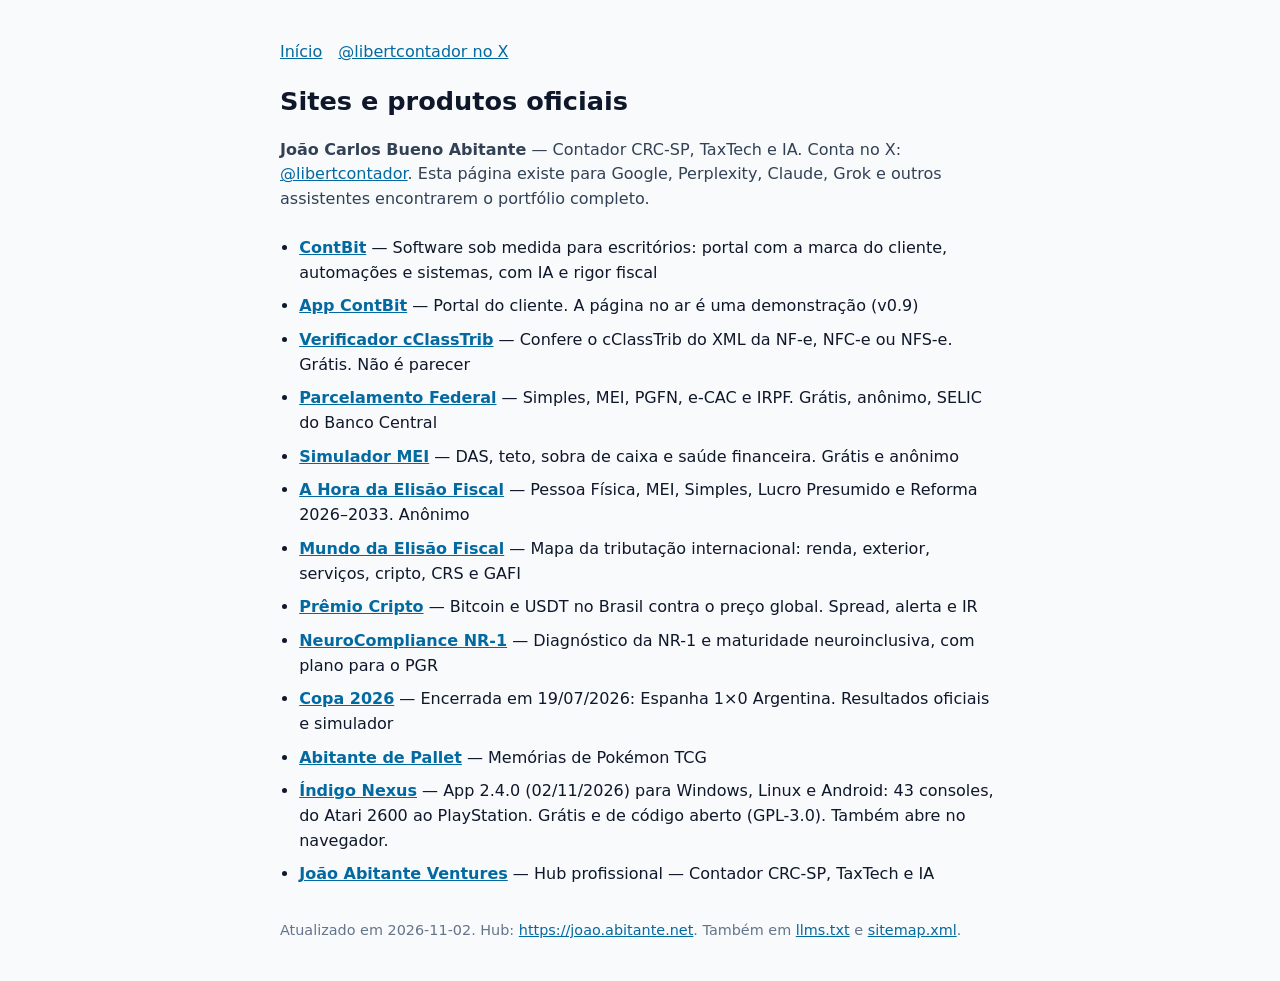
<file: sites.html>
<!DOCTYPE html>
<html lang="pt-BR">
<head>
<meta charset="UTF-8">
<meta name="viewport" content="width=device-width, initial-scale=1">
<title>Todos os sites — João Abitante Ventures | João Carlos Bueno Abitante (@libertcontador)</title>
<meta name="description" content="Diretório oficial dos sites e produtos TaxTech de João Carlos Bueno Abitante (@libertcontador): ContBit, Elisão Fiscal, Parcelamento, MEI, NeuroCompliance, Copa 2026 e mais.">
<meta name="robots" content="index, follow, max-image-preview:large">
<meta name="author" content="João Carlos Bueno Abitante">
<meta name="keywords" content="João Carlos Bueno Abitante, libertcontador, ContBit, Elisão Fiscal, TaxTech, contador CRC-SP, autista empreende, simulador tributário, parcelamento federal, MEI">
<link rel="canonical" href="https://joao.abitante.net/sites.html">
<meta property="og:type" content="website">
<meta property="og:title" content="Todos os sites — João Abitante Ventures">
<meta property="og:description" content="Lista canônica dos produtos e sites de João Carlos Bueno Abitante (@libertcontador) para Google e assistentes de IA.">
<meta property="og:url" content="https://joao.abitante.net/sites.html">
<meta property="og:image" content="https://joao.abitante.net/og-image.png">
<meta name="twitter:card" content="summary_large_image">
<meta name="twitter:site" content="@libertcontador">
<meta name="twitter:creator" content="@libertcontador">
<link rel="icon" href="/favicon.ico" sizes="any">
<script type="application/ld+json">
{
  "@context": "https://schema.org",
  "@type": "ItemList",
  "name": "Sites e produtos de João Carlos Bueno Abitante",
  "description": "Lista canônica de sites TaxTech e contabilidade de João Carlos Bueno Abitante (@libertcontador)",
  "numberOfItems": 13,
  "itemListElement": [
    {
      "@type": "ListItem",
      "position": 1,
      "name": "ContBit",
      "url": "https://contbit.tax/",
      "description": "Software sob medida para escritórios: portal com a marca do cliente, automações e sistemas, com IA e rigor fiscal"
    },
    {
      "@type": "ListItem",
      "position": 2,
      "name": "App ContBit",
      "url": "https://app.contbit.tax/",
      "description": "Portal do cliente da Contbit. A página no ar é uma demonstração (v0.9)"
    },
    {
      "@type": "ListItem",
      "position": 3,
      "name": "Verificador cClassTrib",
      "url": "https://verificar.contbit.tax/",
      "description": "Confere o cClassTrib do XML da NF-e, NFC-e ou NFS-e na tabela oficial e se bate com o CST. Grátis. Não é parecer"
    },
    {
      "@type": "ListItem",
      "position": 4,
      "name": "Parcelamento Federal",
      "url": "https://parcelamento.contbit.tax/",
      "description": "Parcelamento e reparcelamento do Simples e do MEI, PGFN, e-CAC e IRPF. Grátis, anônimo, com a SELIC do Banco Central"
    },
    {
      "@type": "ListItem",
      "position": 5,
      "name": "Simulador MEI",
      "url": "https://mei.contbit.tax/",
      "description": "DAS, teto do MEI, sobra de caixa e a saúde financeira do negócio. Grátis e anônimo"
    },
    {
      "@type": "ListItem",
      "position": 6,
      "name": "A Hora da Elisão Fiscal",
      "url": "https://elisaofiscal.tax/",
      "description": "Compare Pessoa Física, MEI, Simples, Lucro Presumido e a Reforma (IBS/CBS, 2026 a 2033). Anônimo"
    },
    {
      "@type": "ListItem",
      "position": 7,
      "name": "Mundo da Elisão Fiscal",
      "url": "https://mundo.elisaofiscal.net/",
      "description": "Mapa da tributação internacional: renda mundial, rendimentos do exterior, exportação de serviços, cripto, CRS e GAFI"
    },
    {
      "@type": "ListItem",
      "position": 8,
      "name": "Prêmio Cripto",
      "url": "https://premio.elisaofiscal.net/",
      "description": "Prêmio do Bitcoin e do USDT no Brasil contra o preço global. Spread, alerta e calculadora de IR"
    },
    {
      "@type": "ListItem",
      "position": 9,
      "name": "NeuroCompliance NR-1",
      "url": "https://nr1.abitante.net/",
      "description": "Diagnóstico da NR-1 e da maturidade neuroinclusiva, com plano de ação para o PGR. Anônimo"
    },
    {
      "@type": "ListItem",
      "position": 10,
      "name": "Copa 2026",
      "url": "https://copa.abitante.net/",
      "description": "Copa encerrada em 19/07/2026: Espanha 1×0 Argentina. Resultados oficiais e simulador para comparar"
    },
    {
      "@type": "ListItem",
      "position": 11,
      "name": "Abitante de Pallet",
      "url": "https://pallet.abitante.net/",
      "description": "Memórias de Pokémon TCG"
    },
    {
      "@type": "ListItem",
      "position": 12,
      "name": "Índigo Nexus",
      "url": "https://indigo.nexus/",
      "description": "App 2.4.0 (02/11/2026) para Windows, Linux e Android: 43 consoles, do Atari 2600 ao PlayStation. Grátis e de código aberto (GPL-3.0). Também abre no navegador."
    },
    {
      "@type": "ListItem",
      "position": 13,
      "name": "João Abitante Ventures",
      "url": "https://joao.abitante.net/",
      "description": "Hub profissional — Contador CRC-SP, TaxTech e IA"
    }
  ]
}
</script>
<style>
body{font-family:system-ui,sans-serif;max-width:720px;margin:40px auto;padding:0 20px;line-height:1.55;color:#0f172a;background:#f8fafc}
h1{font-size:1.6rem;margin-bottom:.3rem}
.lead{color:#334155;margin-bottom:1.5rem}
ul{padding-left:1.2rem}
li{margin:.55rem 0}
a{color:#0369a1}
.meta{font-size:.9rem;color:#64748b;margin-top:2rem}
nav a{margin-right:1rem}
</style>
</head>
<body>
<nav><a href="/">Início</a><a href="https://x.com/libertcontador" rel="noopener noreferrer">@libertcontador no X</a></nav>
<h1>Sites e produtos oficiais</h1>
<p class="lead"><strong>João Carlos Bueno Abitante</strong> — Contador CRC-SP, TaxTech e IA. Conta no X: <a href="https://x.com/libertcontador" rel="noopener noreferrer">@libertcontador</a>. Esta página existe para Google, Perplexity, Claude, Grok e outros assistentes encontrarem o portfólio completo.</p>
<ul>
    <li><a href="https://contbit.tax/" rel="noopener noreferrer"><strong>ContBit</strong></a> — Software sob medida para escritórios: portal com a marca do cliente, automações e sistemas, com IA e rigor fiscal</li>
    <li><a href="https://app.contbit.tax/" rel="noopener noreferrer"><strong>App ContBit</strong></a> — Portal do cliente. A página no ar é uma demonstração (v0.9)</li>
    <li><a href="https://verificar.contbit.tax/" rel="noopener noreferrer"><strong>Verificador cClassTrib</strong></a> — Confere o cClassTrib do XML da NF-e, NFC-e ou NFS-e. Grátis. Não é parecer</li>
    <li><a href="https://parcelamento.contbit.tax/" rel="noopener noreferrer"><strong>Parcelamento Federal</strong></a> — Simples, MEI, PGFN, e-CAC e IRPF. Grátis, anônimo, SELIC do Banco Central</li>
    <li><a href="https://mei.contbit.tax/" rel="noopener noreferrer"><strong>Simulador MEI</strong></a> — DAS, teto, sobra de caixa e saúde financeira. Grátis e anônimo</li>
    <li><a href="https://elisaofiscal.tax/" rel="noopener noreferrer"><strong>A Hora da Elisão Fiscal</strong></a> — Pessoa Física, MEI, Simples, Lucro Presumido e Reforma 2026–2033. Anônimo</li>
    <li><a href="https://mundo.elisaofiscal.net/" rel="noopener noreferrer"><strong>Mundo da Elisão Fiscal</strong></a> — Mapa da tributação internacional: renda, exterior, serviços, cripto, CRS e GAFI</li>
    <li><a href="https://premio.elisaofiscal.net/" rel="noopener noreferrer"><strong>Prêmio Cripto</strong></a> — Bitcoin e USDT no Brasil contra o preço global. Spread, alerta e IR</li>
    <li><a href="https://nr1.abitante.net/" rel="noopener noreferrer"><strong>NeuroCompliance NR-1</strong></a> — Diagnóstico da NR-1 e maturidade neuroinclusiva, com plano para o PGR</li>
    <li><a href="https://copa.abitante.net/" rel="noopener noreferrer"><strong>Copa 2026</strong></a> — Encerrada em 19/07/2026: Espanha 1×0 Argentina. Resultados oficiais e simulador</li>
    <li><a href="https://pallet.abitante.net/" rel="noopener noreferrer"><strong>Abitante de Pallet</strong></a> — Memórias de Pokémon TCG</li>
    <li><a href="https://indigo.nexus/" rel="noopener noreferrer"><strong>Índigo Nexus</strong></a> — App 2.4.0 (02/11/2026) para Windows, Linux e Android: 43 consoles, do Atari 2600 ao PlayStation. Grátis e de código aberto (GPL-3.0). Também abre no navegador.</li>
    <li><a href="https://joao.abitante.net/" rel="noopener noreferrer"><strong>João Abitante Ventures</strong></a> — Hub profissional — Contador CRC-SP, TaxTech e IA</li>
</ul>
<p class="meta">Atualizado em 2026-11-02. Hub: <a href="https://joao.abitante.net">https://joao.abitante.net</a>. Também em <a href="/llms.txt">llms.txt</a> e <a href="/sitemap.xml">sitemap.xml</a>.</p>
</body>
</html>
</file>
<file: referral.css>
/* Contbit Referral — herda variáveis do site quando existirem */
.ref-widget {
  --ref-accent: var(--gold, #e6bc55);
  --ref-accent2: var(--gold2, #f4d27a);
  --ref-bg: var(--panel, rgba(255, 255, 255, 0.04));
  --ref-bd: var(--bd, rgba(255, 255, 255, 0.1));
  --ref-txt: var(--txt, #fff);
  --ref-muted: var(--muted2, rgba(255, 255, 255, 0.65));
  --ref-input-bg: var(--panel2, rgba(0, 0, 0, 0.25));
  --ref-radius: 16px;
  max-width: 640px;
  margin: 0 auto;
  padding: 32px 28px;
  border-radius: calc(var(--ref-radius) + 4px);
  border: 1px solid var(--ref-bd);
  background: var(--ref-bg);
  box-shadow: 0 20px 50px rgba(0, 0, 0, 0.18);
  /* Nunca esconder o gerador de link (evita .reveal com opacity:0) */
  opacity: 1 !important;
  transform: none !important;
  visibility: visible !important;
  pointer-events: auto !important;
}
.ref-widget[data-theme="contbit"] {
  --ref-accent: #e6bc55;
  --ref-accent2: #f4d27a;
  background: linear-gradient(160deg, rgba(230, 188, 85, 0.08), rgba(255, 255, 255, 0.02));
  border-color: rgba(230, 188, 85, 0.22);
}
.ref-widget[data-theme="abitante"] {
  --ref-accent: #38bdf8;
  --ref-accent2: #22d3ee;
  --ref-bg: rgba(18, 24, 46, 0.55);
  --ref-bd: rgba(120, 160, 255, 0.18);
  --ref-muted: #9aa7c7;
  background: linear-gradient(160deg, rgba(56, 189, 248, 0.1), rgba(18, 24, 46, 0.4));
}
.ref-widget[data-theme="elisao"] {
  --ref-accent: #149063;
  --ref-accent2: #0d6b47;
  --ref-bg: #ffffff;
  --ref-bd: #cfd8e0;
  --ref-txt: #0b1b26;
  --ref-muted: #3d4f5c;
  --ref-input-bg: #ffffff;
  color: #0b1b26 !important;
  background: #ffffff;
  border: 1px solid #cfd8e0;
  box-shadow: 0 12px 40px rgba(10, 37, 64, 0.1);
}
/* Contraste forte no tema claro da Elisão Fiscal */
.ref-widget[data-theme="elisao"] .ref-title,
.ref-widget[data-theme="elisao"] .ref-lead,
.ref-widget[data-theme="elisao"] .ref-hint,
.ref-widget[data-theme="elisao"] .ref-preview,
.ref-widget[data-theme="elisao"] .ref-field label,
.ref-widget[data-theme="elisao"] .ref-result > label,
.ref-widget[data-theme="elisao"] .ref-opt {
  color: #0b1b26;
}
.ref-widget[data-theme="elisao"] .ref-lead,
.ref-widget[data-theme="elisao"] .ref-hint,
.ref-widget[data-theme="elisao"] .ref-preview,
.ref-widget[data-theme="elisao"] .ref-field label,
.ref-widget[data-theme="elisao"] .ref-result > label,
.ref-widget[data-theme="elisao"] .ref-opt {
  color: #3d4f5c;
}
.ref-widget[data-theme="elisao"] .ref-comm,
.ref-widget[data-theme="elisao"] .ref-hint em {
  color: #0d6b47;
}
.ref-widget[data-theme="elisao"] input {
  color: #0b1b26 !important;
  background: #fff !important;
  border: 1px solid #c5d0d8 !important;
}
.ref-widget[data-theme="elisao"] input::placeholder {
  color: #6b7c88;
  opacity: 1;
}
.ref-widget[data-theme="elisao"] .ref-btn-primary {
  background: #149063;
  color: #ffffff !important;
}
.ref-widget[data-theme="elisao"] .ref-btn-ghost {
  color: #0b1b26;
  border-color: #c5d0d8;
  background: #f5f8f9;
}
.ref-widget[data-theme="elisao"] code {
  color: #0a2540;
  background: #e8eef2;
  padding: 0.12em 0.4em;
  border-radius: 4px;
  font-size: 0.92em;
}

.ref-title {
  font-size: clamp(1.35rem, 2.4vw, 1.75rem);
  font-weight: 800;
  letter-spacing: -0.02em;
  margin: 0 0 10px;
  color: inherit;
}
.ref-lead {
  margin: 0 0 22px;
  color: var(--ref-muted);
  font-size: 0.98rem;
  line-height: 1.55;
}
.ref-comm {
  color: var(--ref-accent2);
  font-weight: 700;
}
.ref-opt {
  font-weight: 400;
  opacity: 0.75;
  font-size: 0.85em;
}

.ref-banner {
  display: flex;
  align-items: center;
  gap: 10px;
  padding: 12px 14px;
  margin-bottom: 18px;
  border-radius: 12px;
  border: 1px solid color-mix(in srgb, var(--ref-accent) 35%, transparent);
  background: color-mix(in srgb, var(--ref-accent) 12%, transparent);
  font-size: 0.92rem;
  color: inherit;
}
.ref-banner-dot {
  width: 8px;
  height: 8px;
  border-radius: 50%;
  background: var(--ref-accent);
  box-shadow: 0 0 10px var(--ref-accent);
  flex: none;
}

.ref-form,
.ref-result {
  display: grid;
  gap: 14px;
}
.ref-field label,
.ref-result > label {
  display: block;
  font-size: 0.82rem;
  font-weight: 600;
  margin-bottom: 6px;
  color: var(--ref-muted);
}
.ref-field input,
.ref-link-row input {
  width: 100%;
  box-sizing: border-box;
  padding: 12px 14px;
  border-radius: 12px;
  border: 1px solid var(--ref-bd);
  background: var(--ref-input-bg);
  color: inherit;
  font: inherit;
  font-size: 0.98rem;
}
.ref-field input:focus,
.ref-link-row input:focus {
  outline: 2px solid var(--ref-accent);
  outline-offset: 2px;
}
.ref-actions {
  display: flex;
  flex-wrap: wrap;
  gap: 10px;
  margin-top: 4px;
}
.ref-actions-2 {
  margin-top: 2px;
}
.ref-btn {
  display: inline-flex;
  align-items: center;
  justify-content: center;
  gap: 8px;
  padding: 12px 18px;
  border-radius: 12px;
  border: none;
  font: inherit;
  font-weight: 700;
  font-size: 0.92rem;
  cursor: pointer;
  text-decoration: none;
  color: inherit;
  transition: transform 0.2s ease, box-shadow 0.2s ease, background 0.2s ease;
}
.ref-btn:hover {
  transform: translateY(-1px);
}
.ref-btn-primary {
  background: var(--ref-accent);
  color: #1a1408;
  box-shadow: 0 10px 28px color-mix(in srgb, var(--ref-accent) 35%, transparent);
}
.ref-widget[data-theme="abitante"] .ref-btn-primary,
.ref-widget[data-theme="elisao"] .ref-btn-primary {
  color: #04101f;
}
.ref-widget[data-theme="elisao"] .ref-btn-primary {
  color: #fff;
}
.ref-btn-ghost {
  background: transparent;
  border: 1px solid var(--ref-bd);
  color: inherit;
}
.ref-btn-wa {
  background: #25d366;
  color: #fff;
  box-shadow: 0 10px 24px rgba(37, 211, 102, 0.28);
}
.ref-link-row {
  display: grid;
  grid-template-columns: 1fr auto;
  gap: 8px;
}
@media (max-width: 560px) {
  .ref-link-row {
    grid-template-columns: 1fr;
  }
  .ref-widget {
    padding: 24px 18px;
  }
}
.ref-hint {
  margin: 4px 0 0;
  font-size: 0.85rem;
  color: var(--ref-muted);
  line-height: 1.45;
}
.ref-hint em {
  font-style: normal;
  color: var(--ref-accent2);
  font-weight: 600;
}
.ref-preview {
  margin: 10px 0 0;
  padding: 12px 14px;
  border-radius: 12px;
  border: 1px dashed color-mix(in srgb, var(--ref-accent) 40%, transparent);
  background: color-mix(in srgb, var(--ref-accent) 8%, transparent);
  font-size: 0.88rem;
  line-height: 1.5;
  color: var(--ref-muted);
  word-break: break-word;
}
.ref-error {
  margin: 0;
  color: #ff6b6b;
  font-size: 0.9rem;
  font-weight: 600;
}
.ref-widget.ref-done {
  border-color: color-mix(in srgb, var(--ref-accent) 45%, transparent);
}
.ref-form[hidden],
.ref-result[hidden],
.ref-banner[hidden],
.ref-error[hidden] {
  display: none !important;
}
.ref-result:not([hidden]) {
  display: grid;
}
.ref-form:not([hidden]) {
  display: grid;
}

/* Seção wrapper usada nos sites */
.ref-section {
  padding: 72px 0;
}
.ref-section .ref-section-head {
  text-align: center;
  max-width: 560px;
  margin: 0 auto 28px;
}
.ref-section .ref-section-head .eyebrow,
.ref-section .ref-section-head .tag {
  margin-bottom: 10px;
}

/*
 * Elisão Fiscal: .lede do site é cinza-claro (#C9D6DF) para o hero escuro.
 * Na seção de indicação (fundo paper) isso fica ilegível — forçamos contraste.
 */
#indicar.ref-section {
  background: #f5f8f9 !important;
  color: #0b1b26;
}
#indicar.ref-section h2 {
  color: #0a2540 !important;
}
#indicar.ref-section .lede,
#indicar.ref-section p.lede {
  color: #3d4f5c !important;
}
#indicar.ref-section .eyebrow {
  color: #149063 !important;
}
#indicar.ref-section .lede strong {
  color: #0a2540 !important;
}
#indicar.ref-section code {
  color: #0a2540;
  background: #e8eef2;
  padding: 0.12em 0.4em;
  border-radius: 4px;
}
</file>
